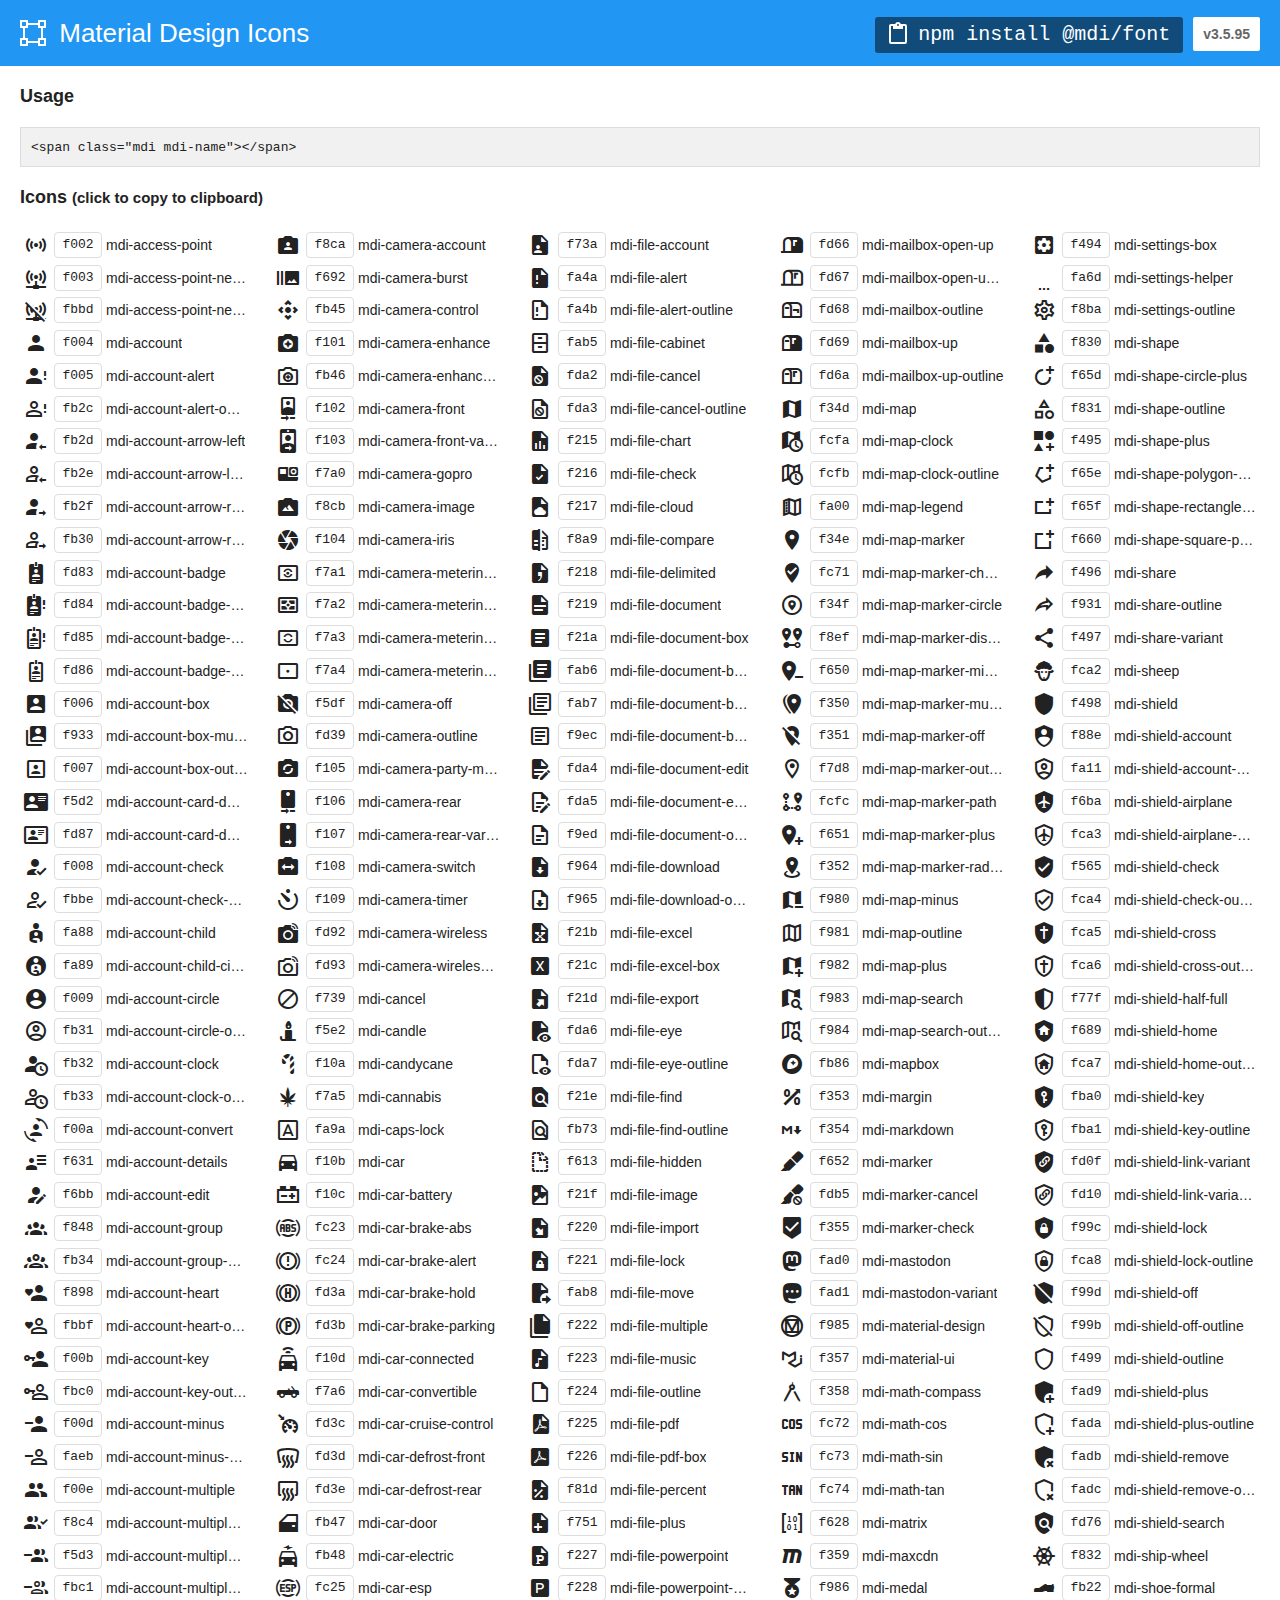
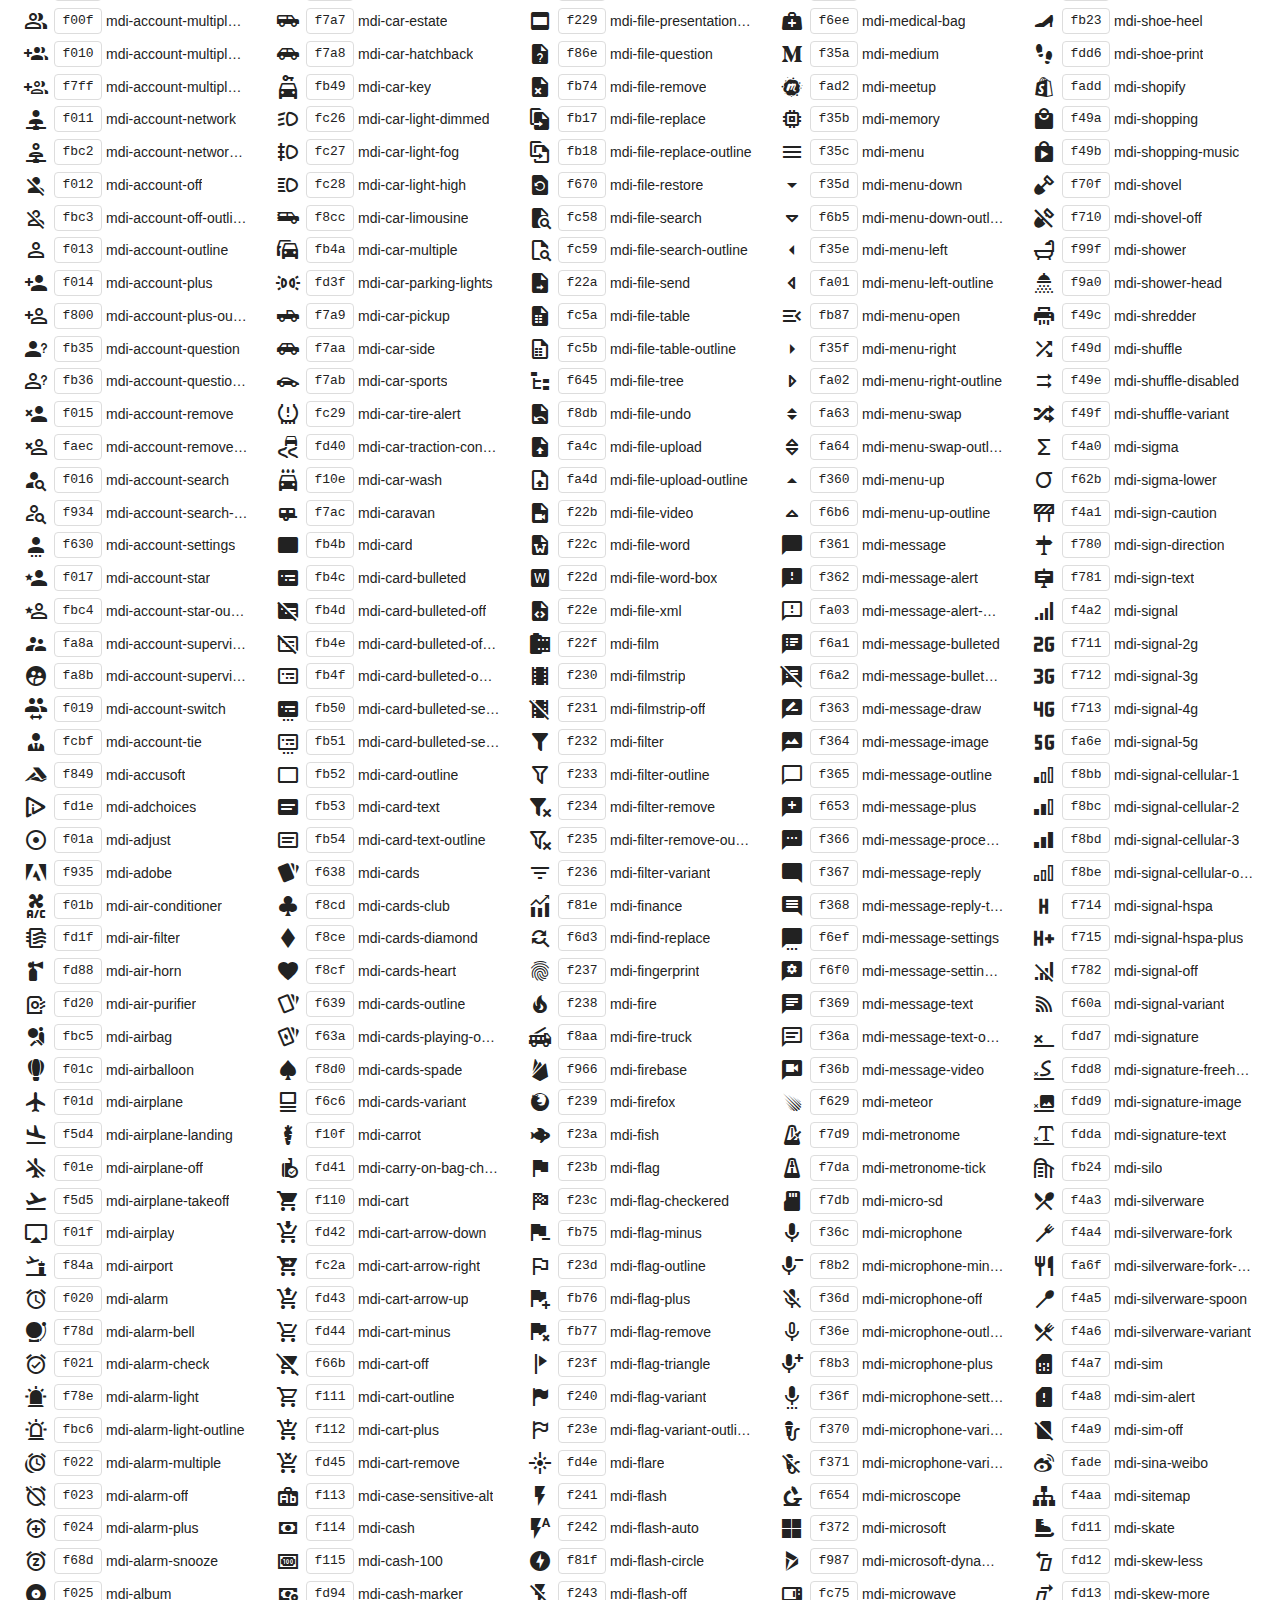
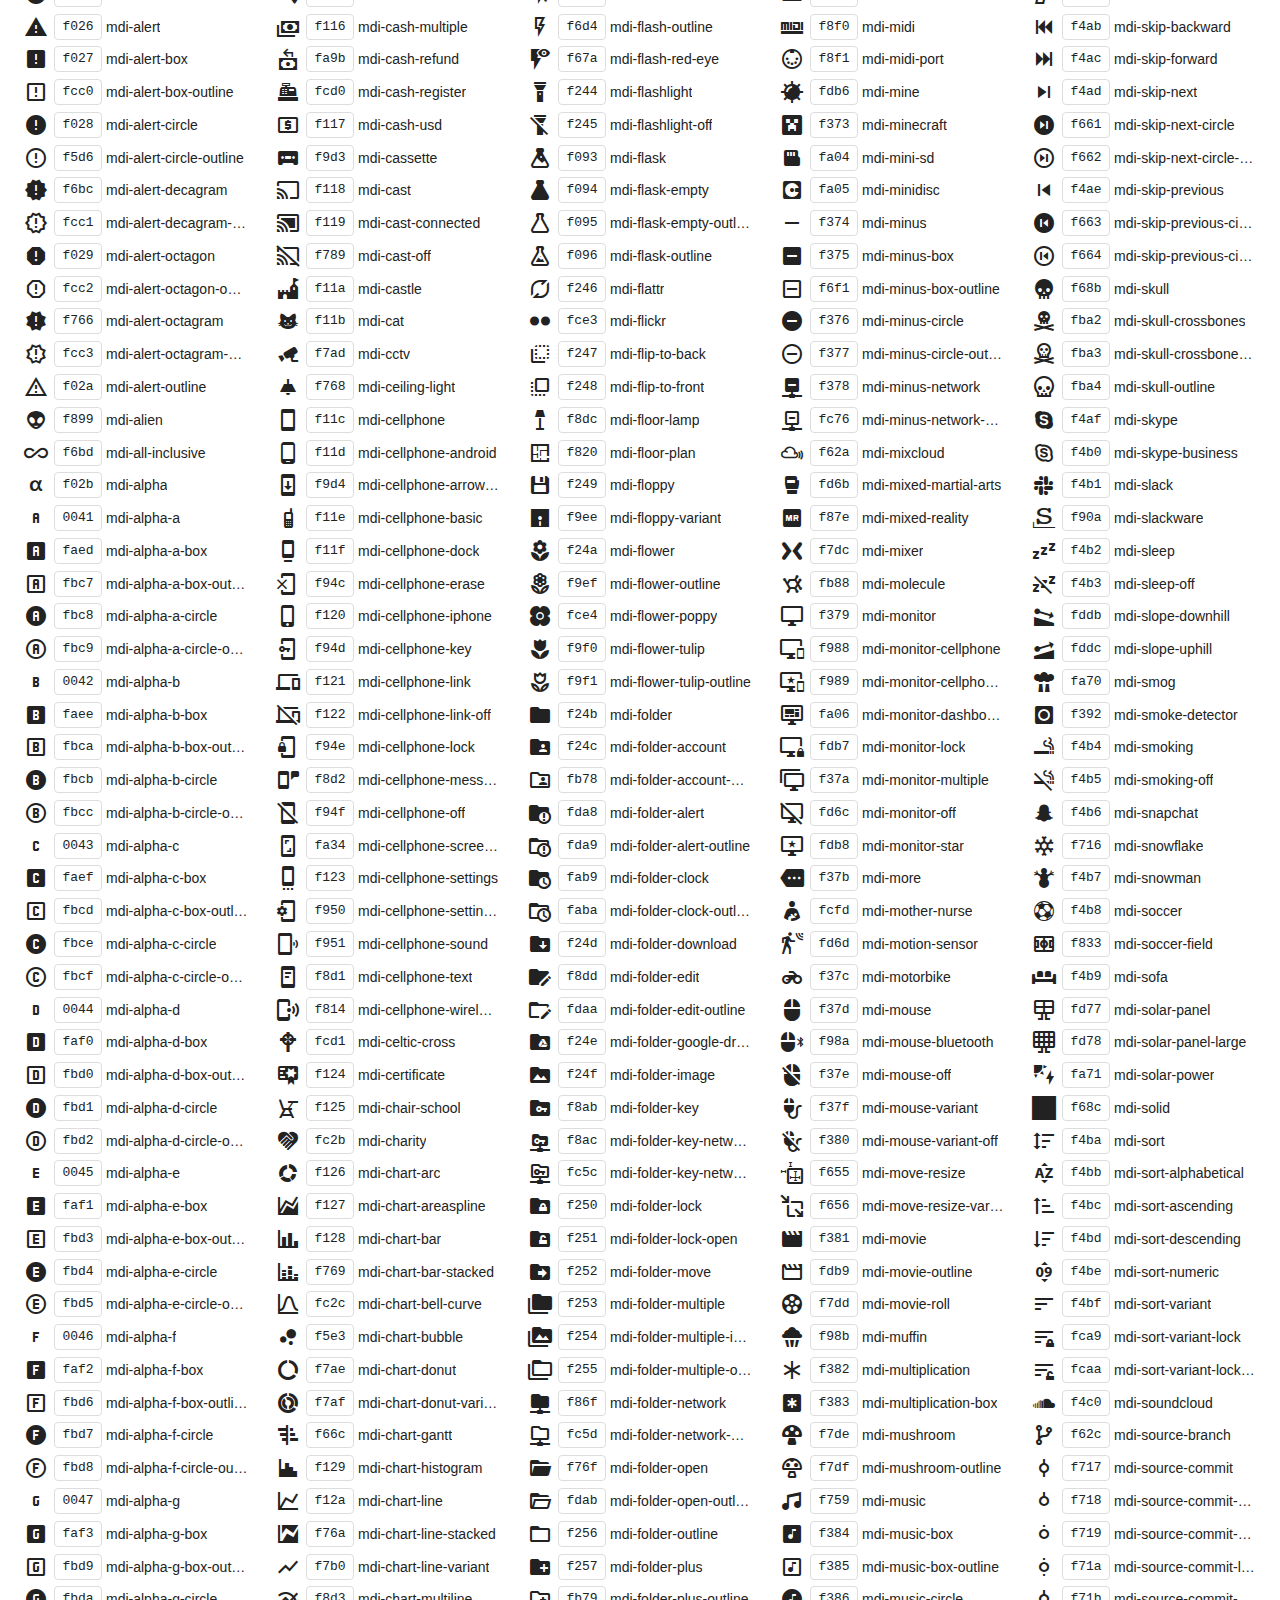
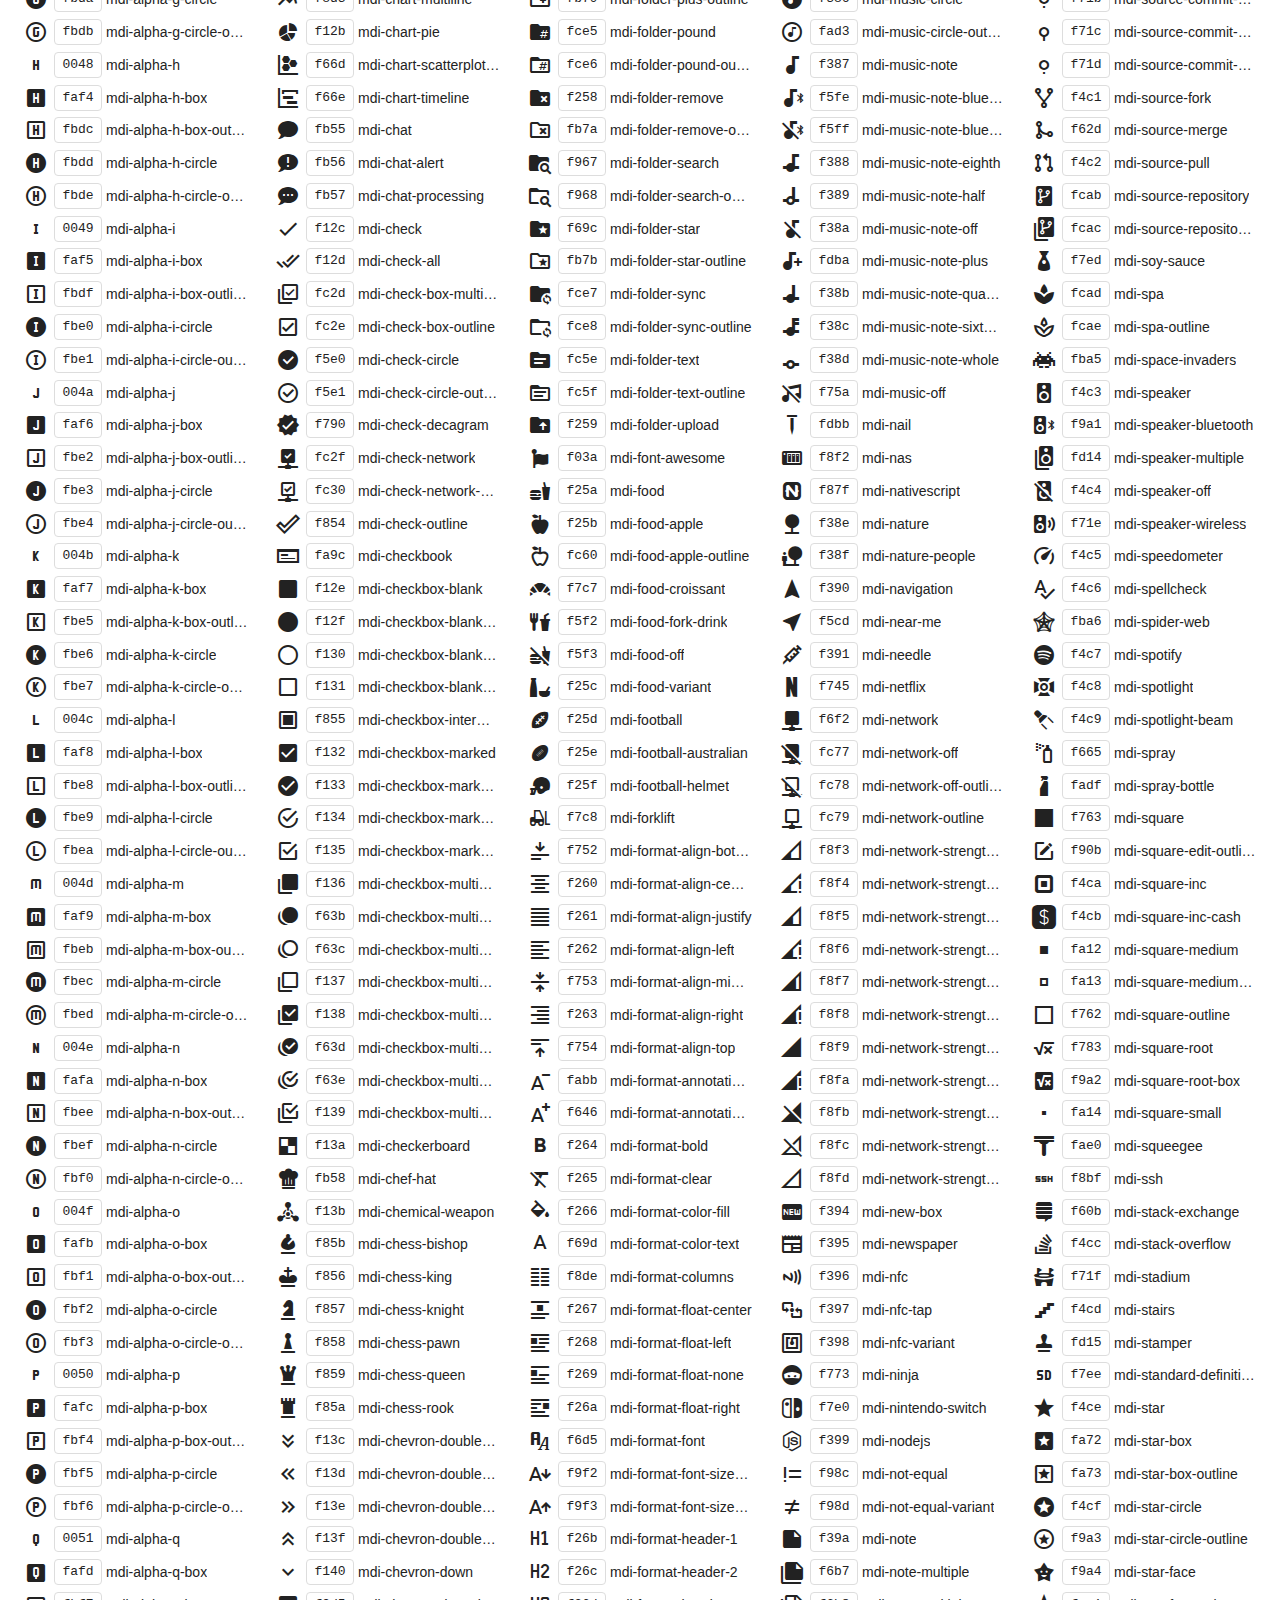
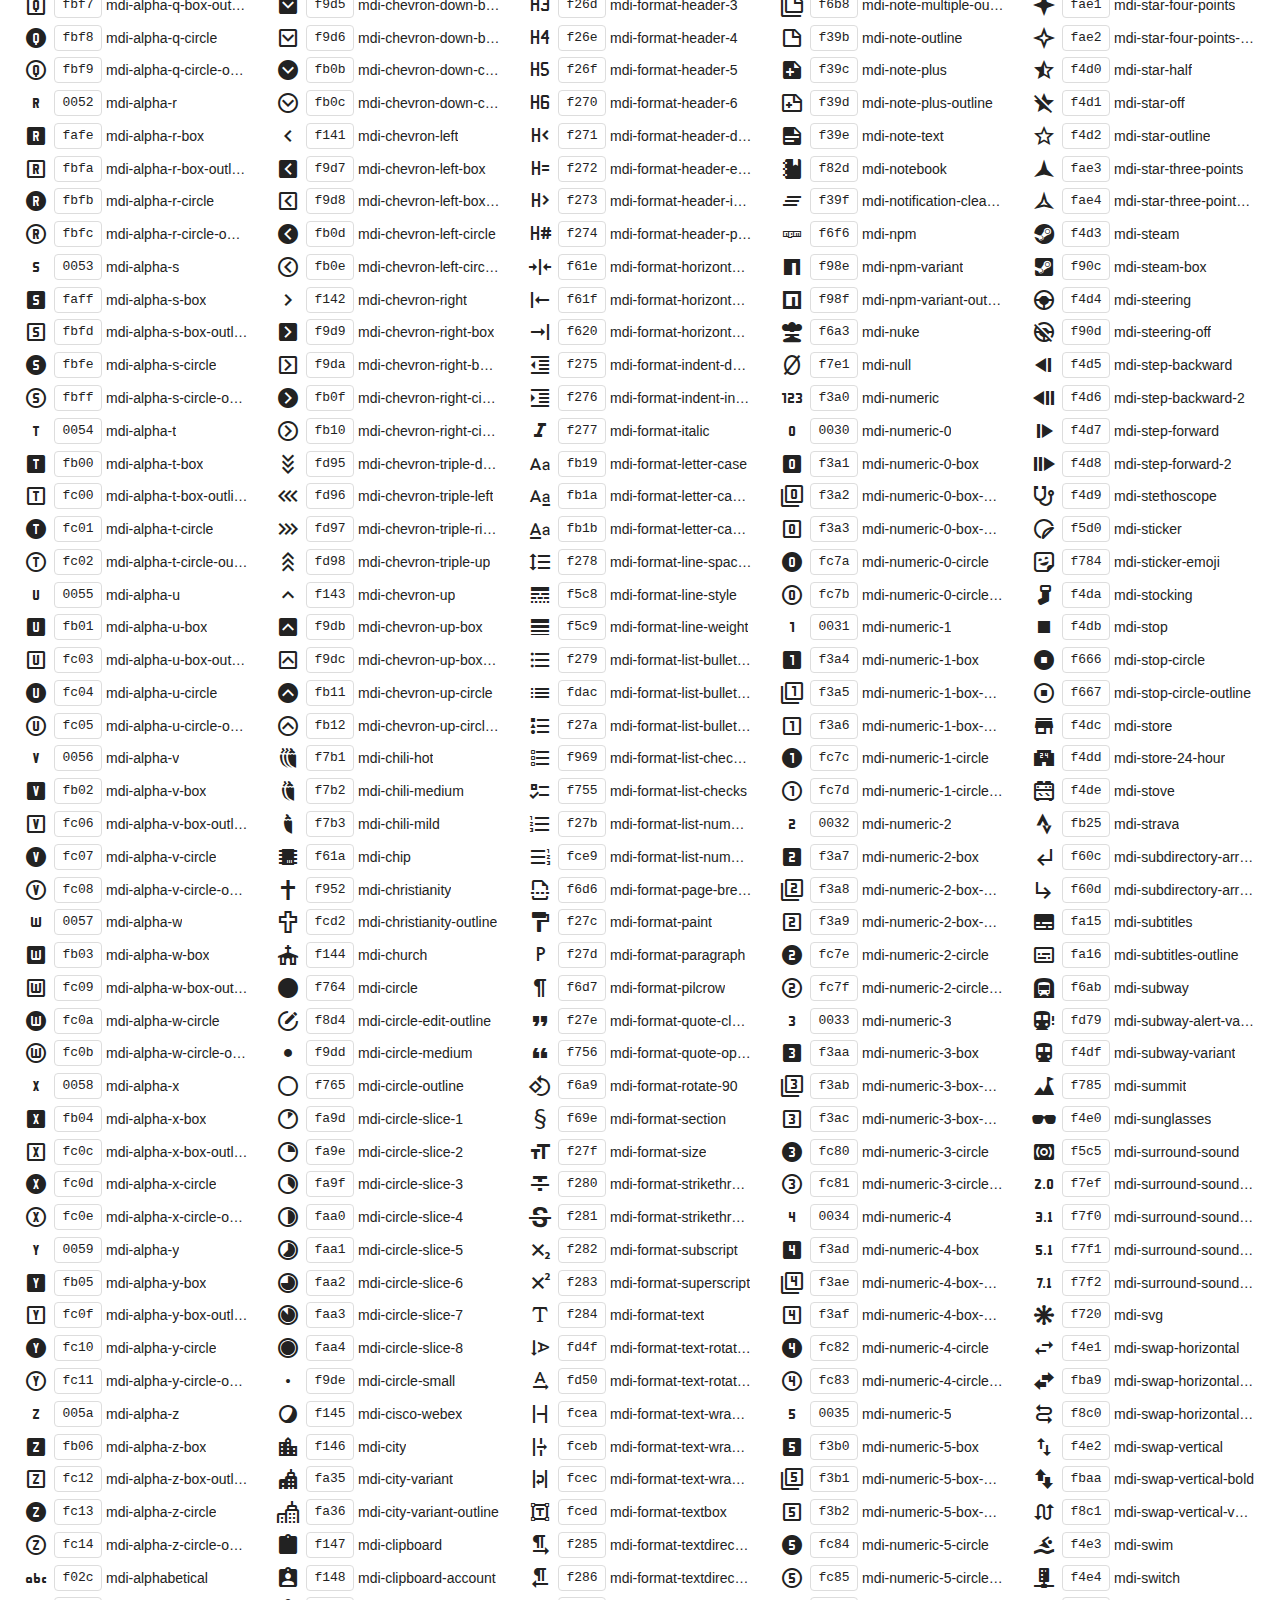
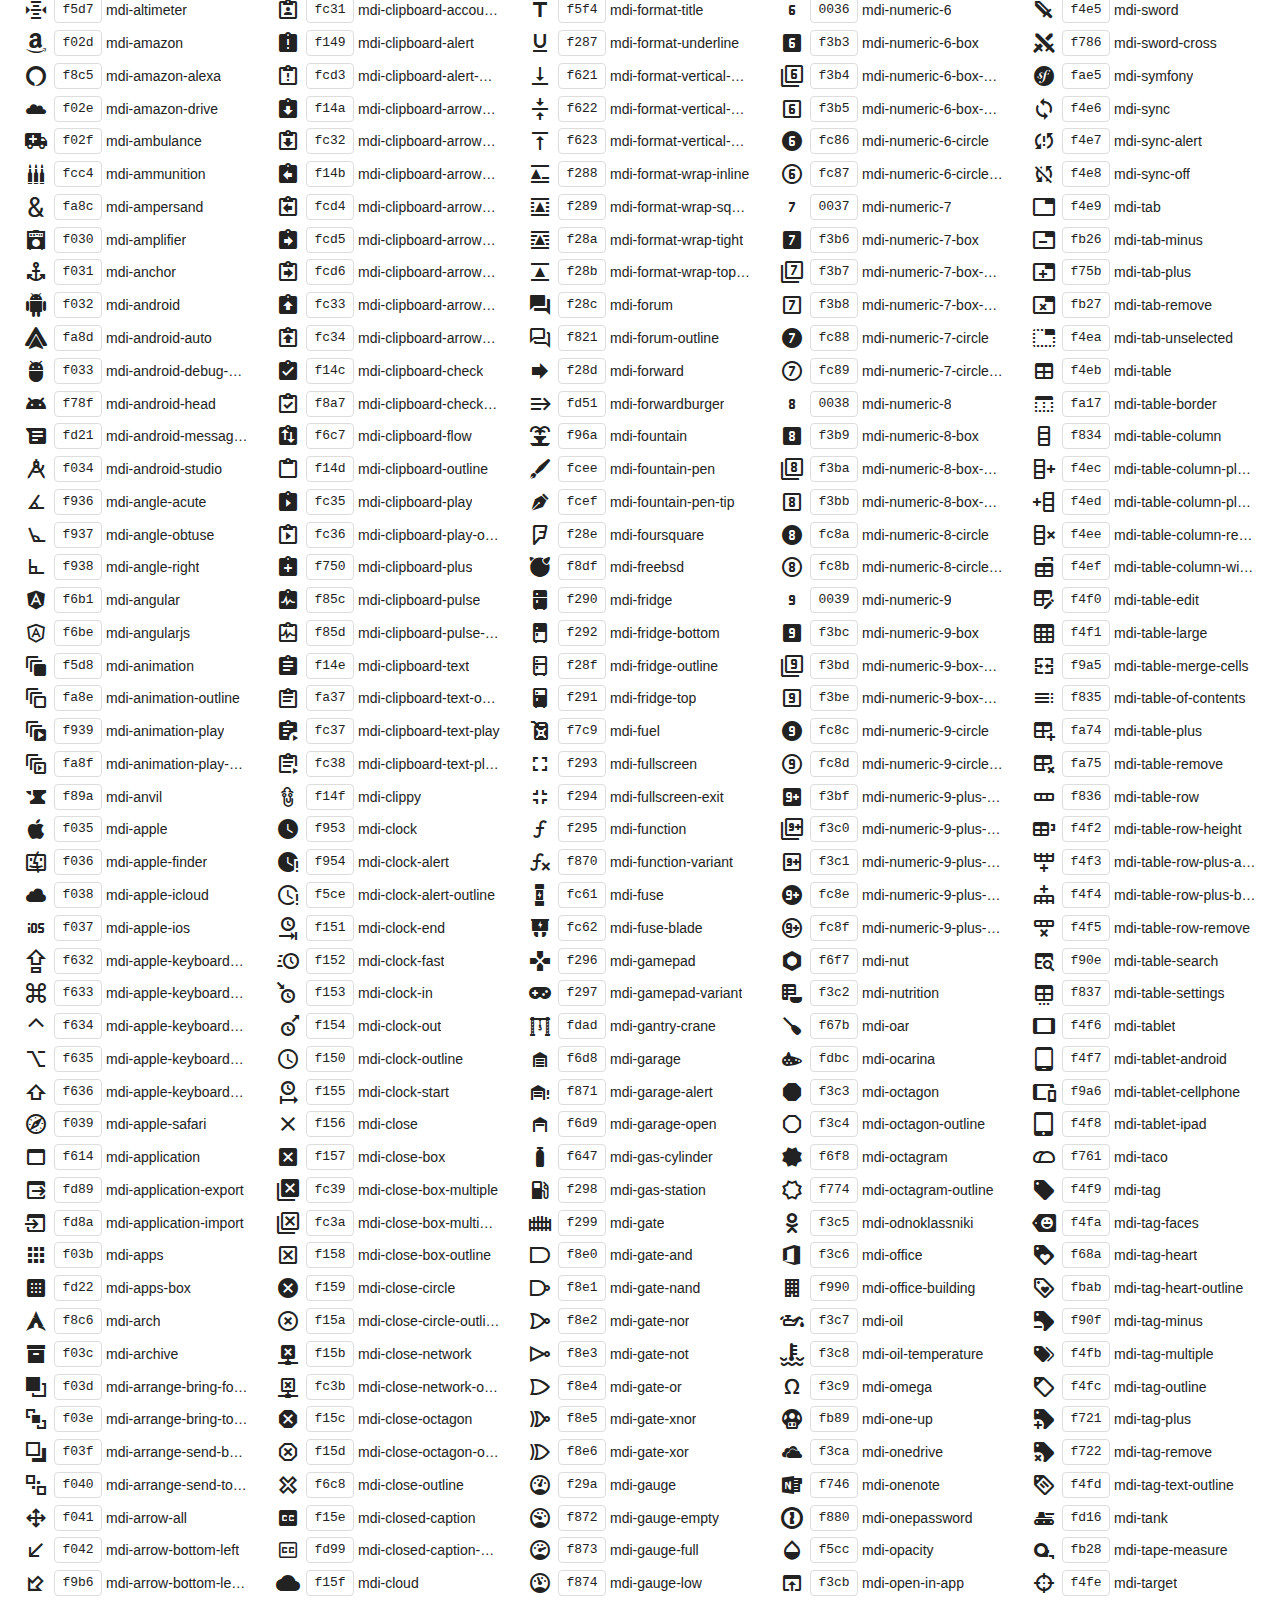
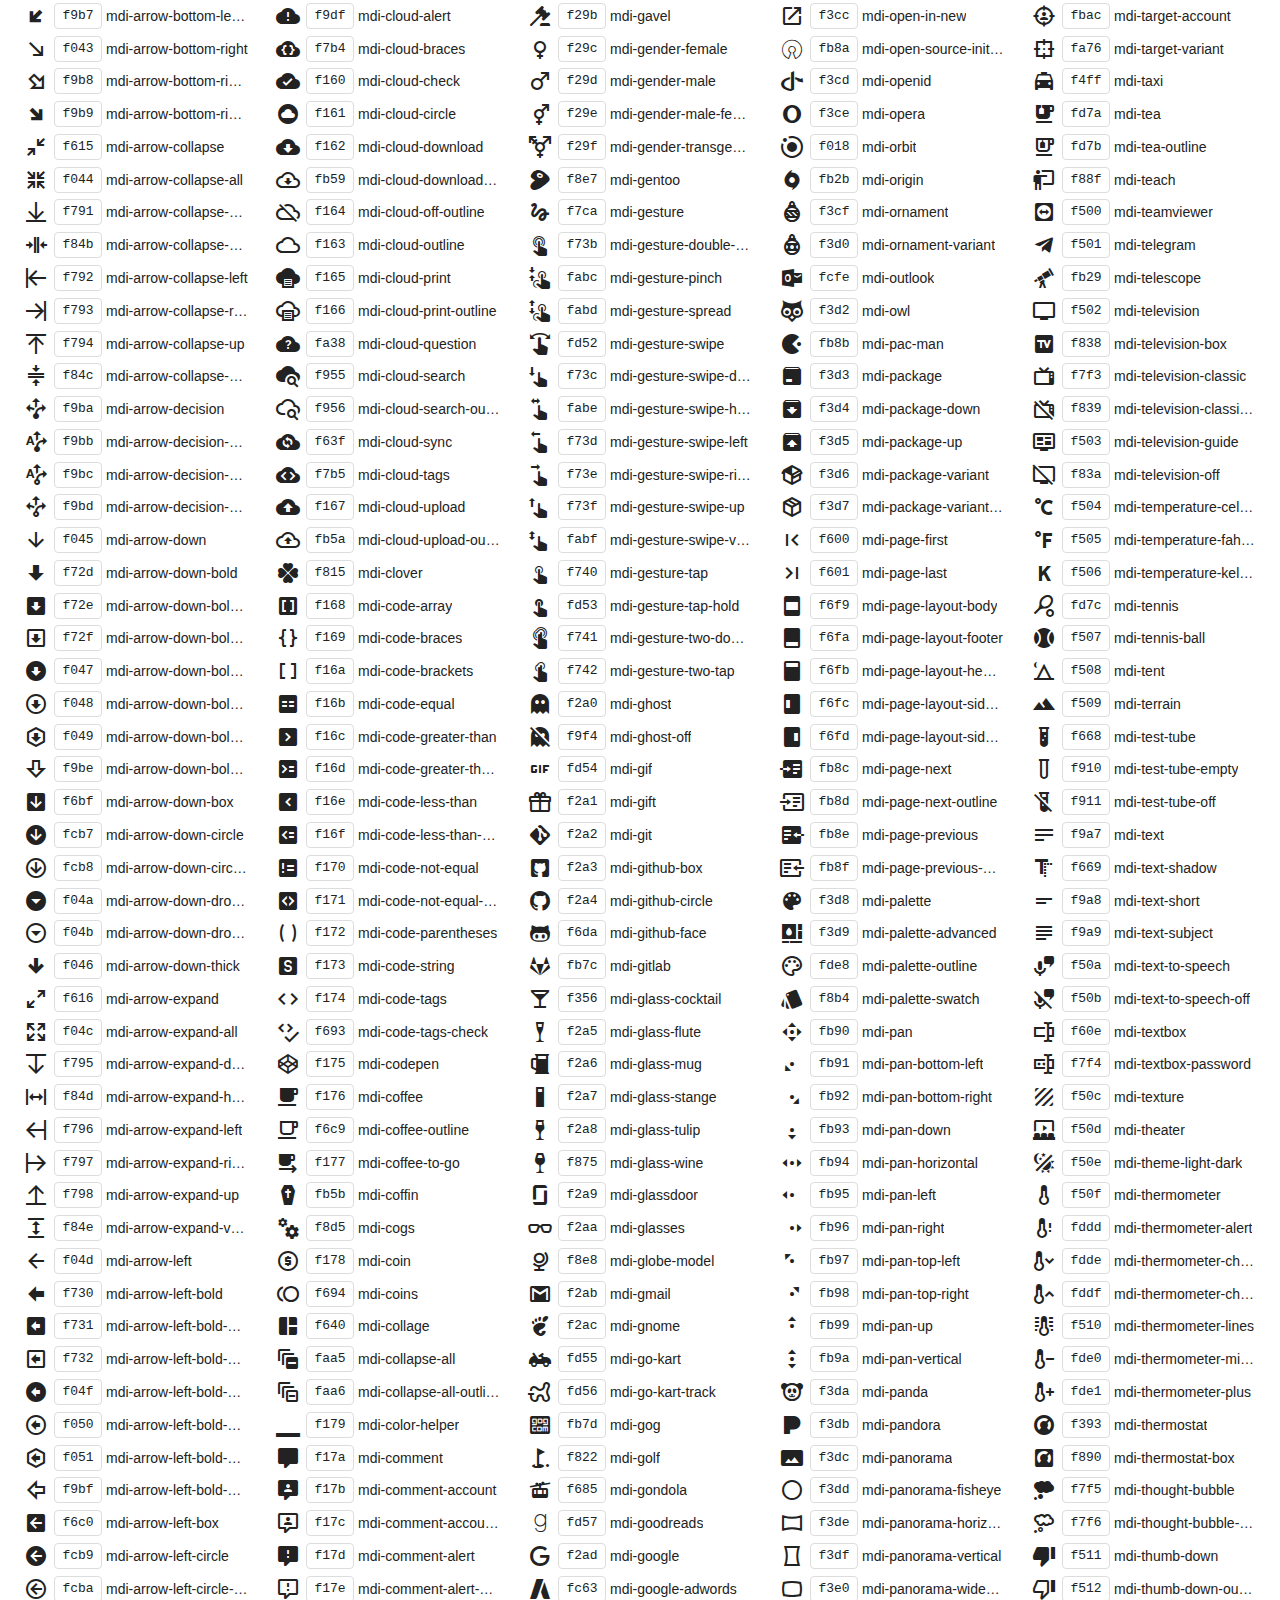
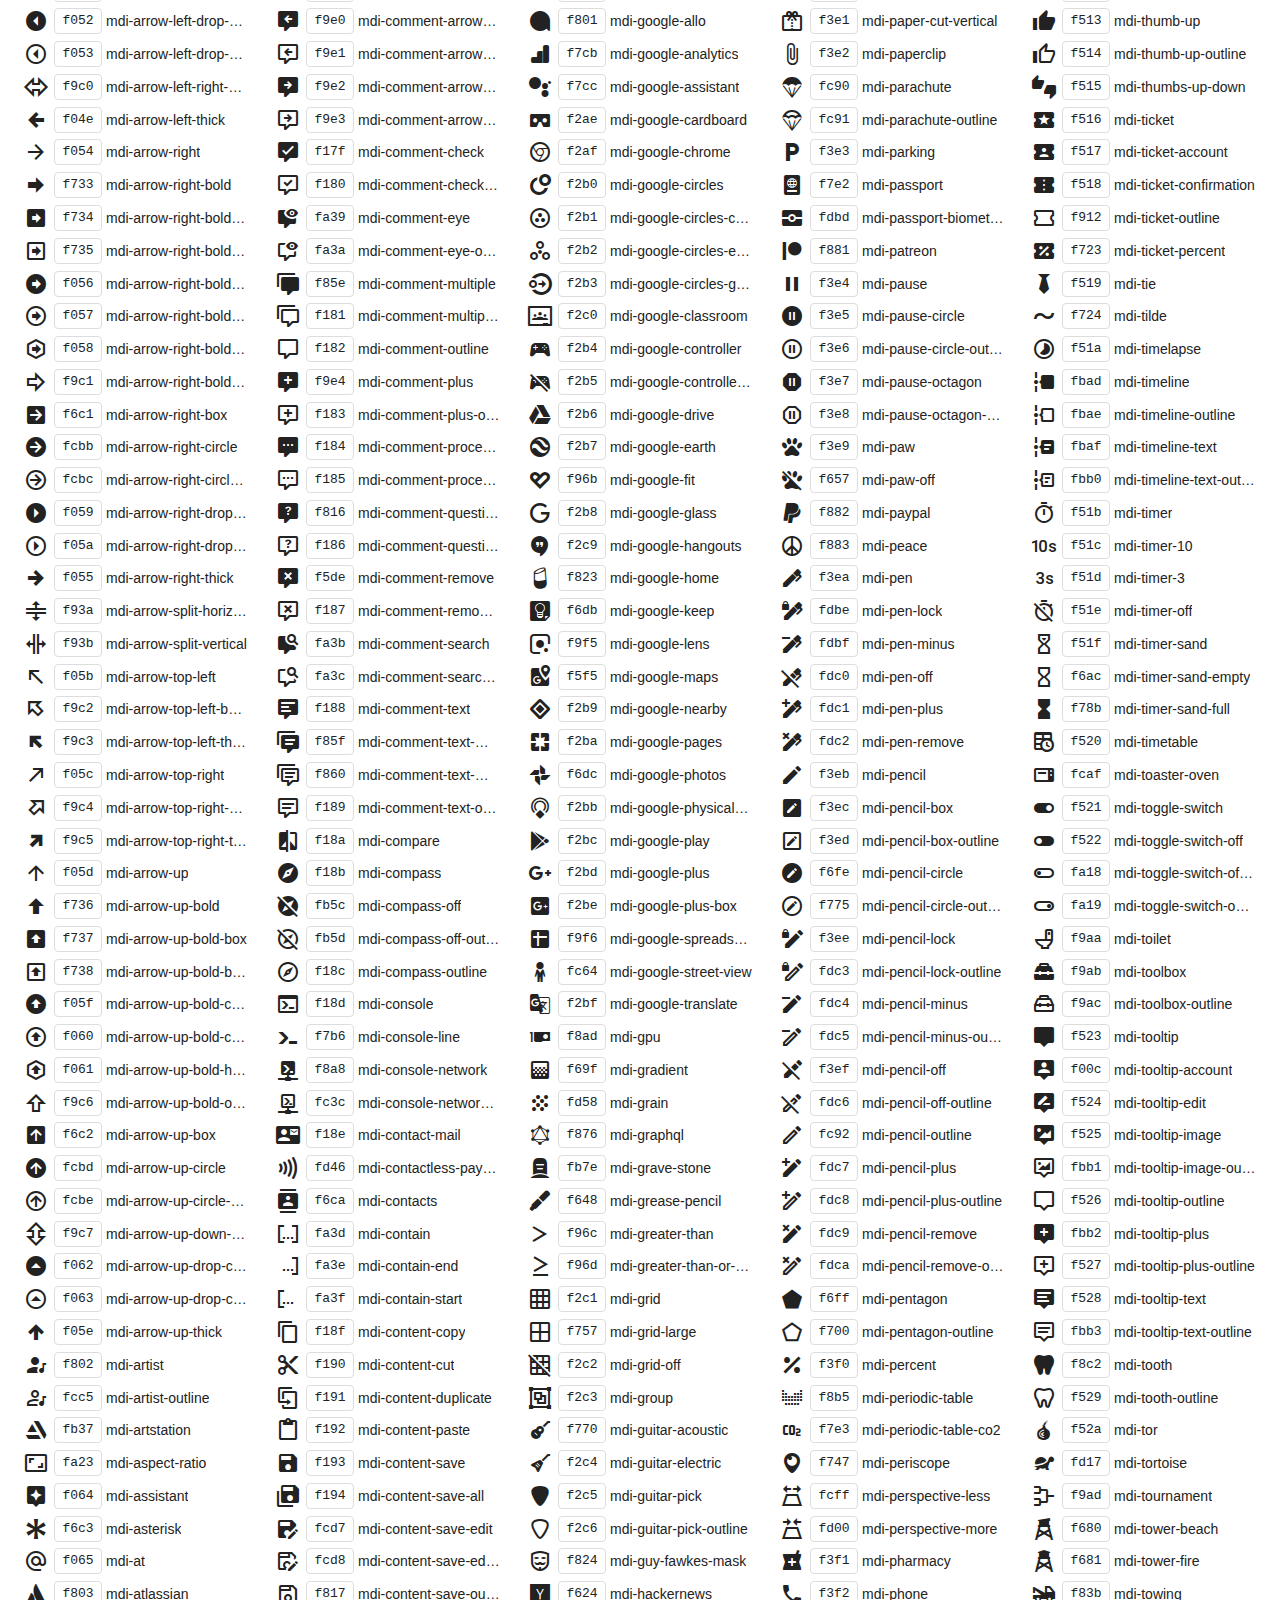
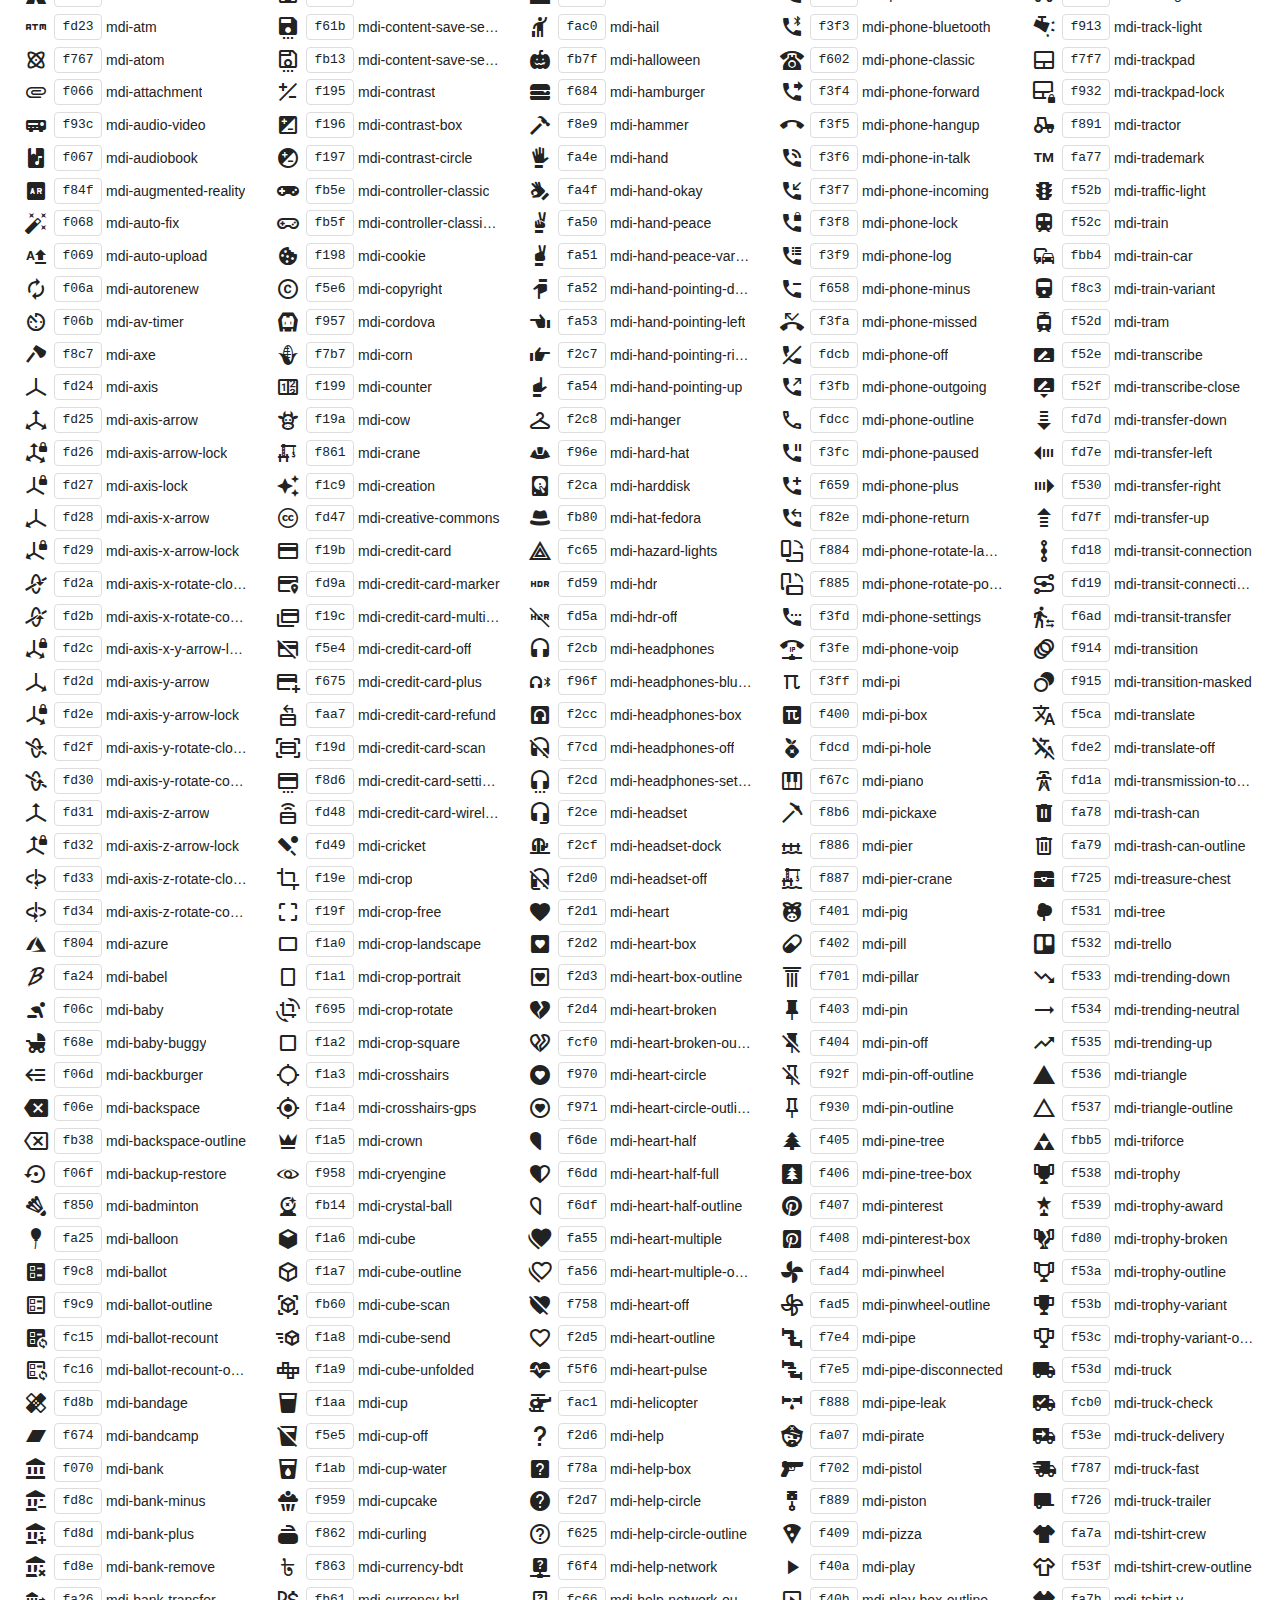
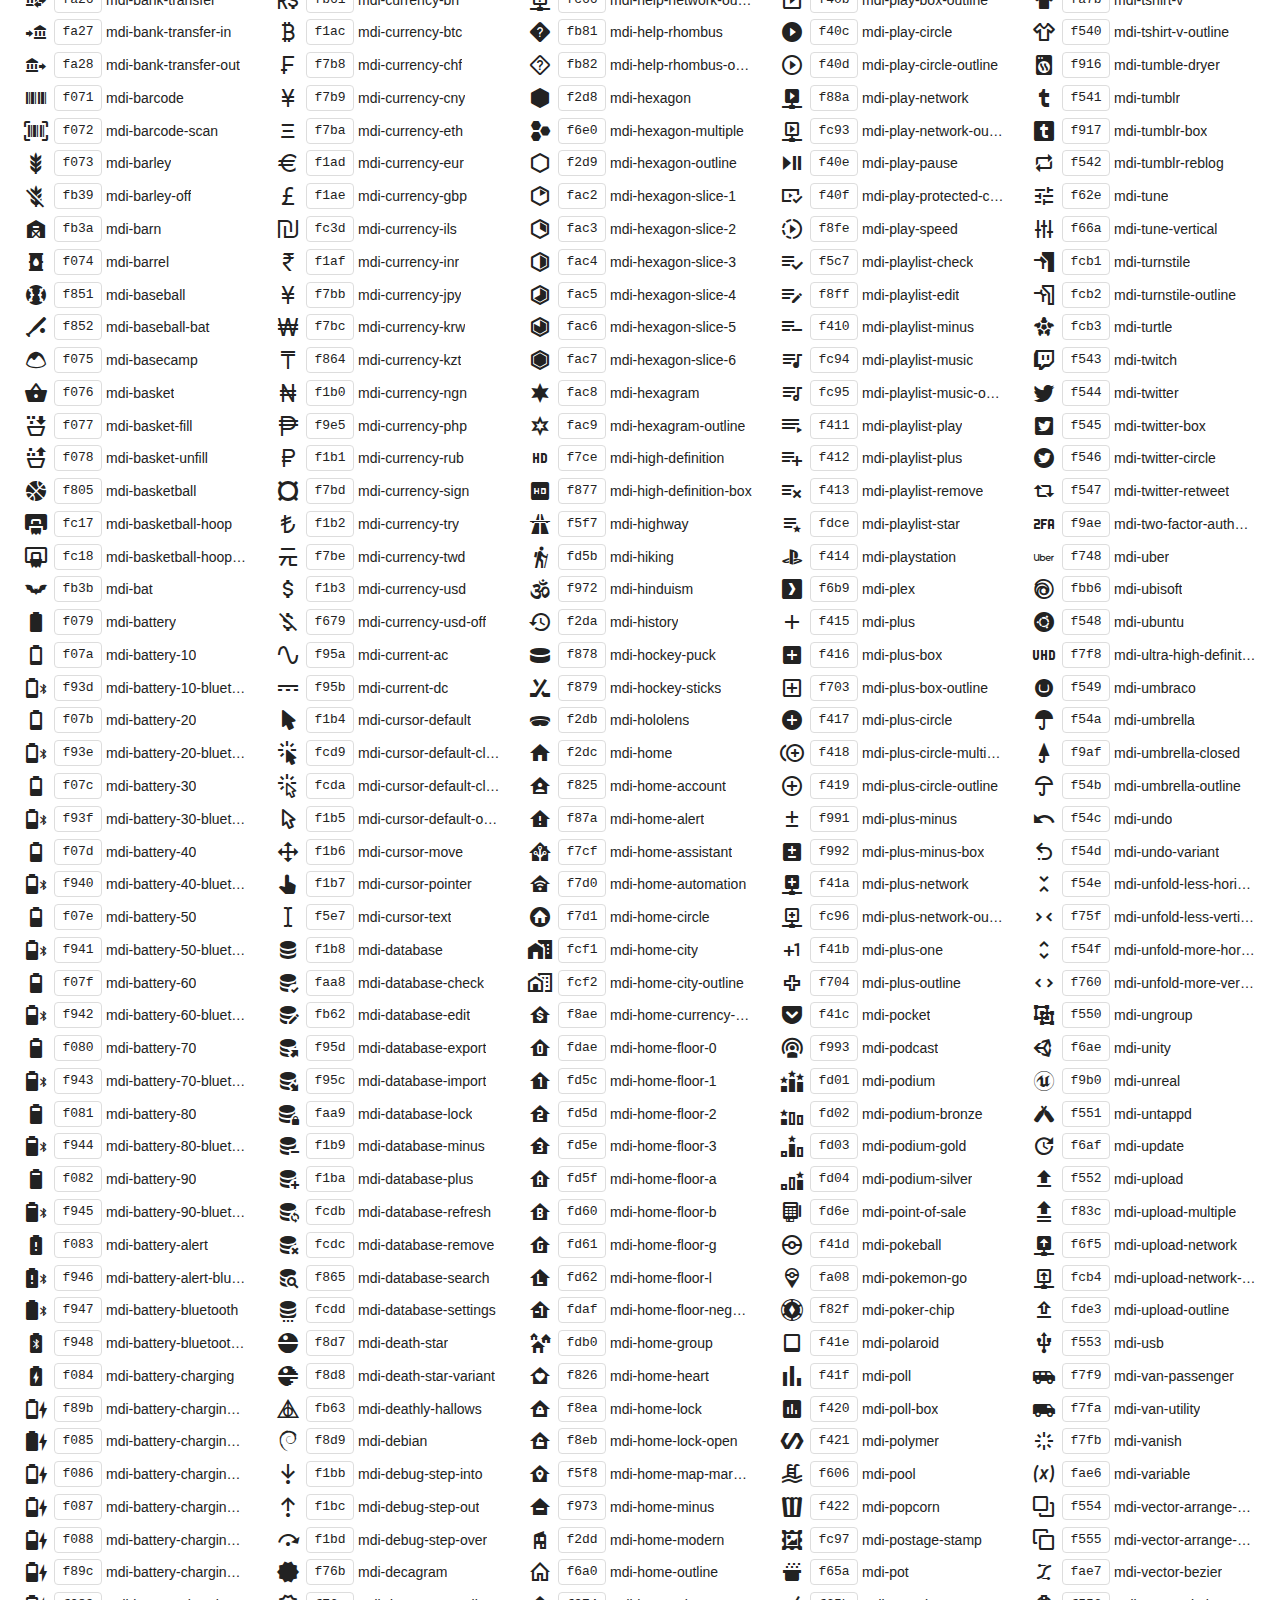
<file: iconfont/index.html>
﻿<!doctype html>
<html lang="en">
<head>
    <meta charset="utf-8" />
    <meta name="google" content="notranslate">
    <title>Material Design Icons</title>
    <style>
        * {
            margin: 0;
            padding: 0;
        }

        body {
            margin: 0;
            padding: 0;
            background: #fff;
            color: #222;
        }

        h1, h2, h3, p, div, footer {
            font-family: "Helvetica Neue", Arial, sans-serif;
        }

        h1 {
            padding: 20px 20px 16px 20px;
            font-size: 26px;
            line-height: 26px;
            font-weight: normal;
            color: #FFF;
            background-color: #2196F3;
        }

        h1 svg {
            vertical-align: middle;
            width: 26px;
            height: 26px;
            margin: 0 6px 4px 0;
        }

        h1 svg path {
            fill: #FFF;
        }

        h1 .version {
            font-size: 14px;
            background: #FFF;
            padding: 4px 10px;
            float: right;
            border-radius: 2px;
            margin: -3px 0 0 0;
            color: #666;
            font-weight: bold;
        }

        h1 .version::before {
            content: 'v';
        }

        h1 code {
            font-size: 20px;
            background: rgba(0,0,0,0.5);
            padding: 4px 12px;
            border-radius: 3px;
            float: right;
            margin: -3px 10px 0 0;
            border: 1px solid transparent;
            cursor: pointer;
        }

        h1 code:hover {
            border: 1px solid #FFF;
        }

        h1 code svg {
            width: 24px;
            height: 24px;
            margin: -1px -4px 0 -2px
        }

        h2 {
            font-size: 18px;
            padding: 20px;
        }

        h3 {
            font-size: 14px;
            padding: 10px 20px 0 20px;
            font-weight: bold;
        }

        p {
            padding: 10px 20px;
        }

        p code {
            display: inline-block;
            vertical-align: middle;
            background: #F1F1F1;
            padding: 3px 5px;
            border-radius: 3px;
            border: 1px solid #DDD;
        }

        p i.mdi {
            vertical-align: middle;
            border-radius: 4px;
            display: inline-block;
        }

        p i.mdi.dark-demo {
            background: #333;
        }

        p.note {
            color: #999;
            font-size: 14px;
            padding: 0 20px 5px 20px;
        }

        .icons {
            padding: 0 20px 10px 20px;
            -webkit-column-count: 5;
            -moz-column-count: 5;
            column-count: 5;
            -webkit-column-gap: 20px;
            -moz-column-gap: 20px;
            column-gap: 20px;
        }

        .icons div {
            line-height: 2em;
        }

        .icons div span {
            cursor: pointer;
            font-size: 14px;
            text-overflow: ellipsis;
            display: inline-block;
            max-width: calc(100% - 90px);
            overflow: hidden;
            vertical-align: middle;
            white-space: nowrap;
        }

        .icons div code:hover,
        .icons div span:hover,
        .icons div i:hover {
            color: #3c90be;
        }

        .icons div code:hover {
            border-color: #3c90be;
        }

        .icons div code {
            border: 1px solid #DDD;
            width: 46px;
            margin-left: 2px;
            margin-right: 4px;
            border-radius: 4px;
            display: inline-block;
            vertical-align: middle;
            text-align: center;
            line-height: 24px;
            cursor: pointer;
        }

        .icons div i {
            display: inline-block;
            width: 32px;
            height: 24px;
            text-align: center;
            vertical-align: middle;
            cursor: pointer;
            line-height: 24px;
        }

        .icons .mdi:before {
            font-size: 24px;
        }

        pre {
            margin: 0 20px;
            font-family: Consolas, monospace;
            padding: 10px;
            border: 1px solid #DDD;
            background: #F1F1F1;
        }

        div.copied {
            position: fixed;
            top: 100px;
            left: 50%;
            width: 200px;
            text-align: center;
            color: #3c763d;
            background-color: #dff0d8;
            border: 1px solid #d6e9c6;
            padding: 10px 15px;
            border-radius: 4px;
            margin-left: -100px;
            box-shadow: 0 0 10px rgba(0, 0, 0, 0.2);
        }

        footer {
            padding: 20px;
            color: #666;
            border-top: 1px solid #DDD;
            background: #F1F1F1;
        }

        footer a {
            color: #e91e63;
            text-decoration: none;
        }
    </style>
    <link href="css/materialdesignicons.min.css" media="all" rel="stylesheet" type="text/css" />
</head>
<body>
    <h1>
        <svg>
            <path d="M0,0H8V3H18V0H26V8H23V18H26V26H18V23H8V21H18V18H21V8H18V5H8V8H5V18H8V26H0V18H3V8H0V0M2,2V6H6V2H2M2,20V24H6V20H2M20,2V6H24V2H20M20,20V24H24V20H20Z"></path>
        </svg>
        Material Design Icons
        <span class="version">3.5.95</span>
        <code id="npm" title="Copy to Clipboard">
            <svg viewBox="0 0 24 24">
                <path d="M19,20H5V4H7V7H17V4H19M12,2A1,1 0 0,1 13,3A1,1 0 0,1 12,4A1,1 0 0,1 11,3A1,1 0 0,1 12,2M19,2H14.82C14.4,0.84 13.3,0 12,0C10.7,0 9.6,0.84 9.18,2H5A2,2 0 0,0 3,4V20A2,2 0 0,0 5,22H19A2,2 0 0,0 21,20V4A2,2 0 0,0 19,2Z" />
            </svg>
            npm install @mdi/font
        </code>
    </h1>

    <h2>Usage</h2>
    <pre><code>&lt;span class=&quot;mdi mdi-<span id="name">name</span>&quot;&gt;&lt;/span&gt;</code></pre>

    <h2>Icons <small>(click to copy to clipboard)</small></h2>
    <div class="icons" id="icons"></div>

    <h2>Extras</h2>

    <p>The helper CSS classes are listed below.</p>

    <h3>Size</h3>

    <p>
        <code>mdi-18px</code> <i class="mdi mdi-18px mdi-account"></i>
        <code>mdi-24px</code> <i class="mdi mdi-24px mdi-account"></i>
        <code>mdi-36px</code> <i class="mdi mdi-36px mdi-account"></i>
        <code>mdi-48px</code> <i class="mdi mdi-48px mdi-account"></i>
    </p>

    <h3>Rotate</h3>

    <p>
        <i class="mdi mdi-48px mdi-account"></i>
        <code>mdi-rotate-45</code> <i class="mdi mdi-48px mdi-rotate-45 mdi-account"></i>
        <code>mdi-rotate-90</code> <i class="mdi mdi-48px mdi-rotate-90 mdi-account"></i>
        <code>mdi-rotate-135</code> <i class="mdi mdi-48px mdi-rotate-135 mdi-account"></i>
        <code>mdi-rotate-180</code> <i class="mdi mdi-48px mdi-rotate-180 mdi-account"></i>
        <code>mdi-rotate-225</code> <i class="mdi mdi-48px mdi-rotate-225 mdi-account"></i>
        <code>mdi-rotate-270</code> <i class="mdi mdi-48px mdi-rotate-270 mdi-account"></i>
        <code>mdi-rotate-315</code> <i class="mdi mdi-48px mdi-rotate-315 mdi-account"></i>
    </p>

    <h3>Flip</h3>

    <p>
        <i class="mdi mdi-48px mdi-account-alert"></i>
        <code>mdi-flip-h</code> <i class="mdi mdi-48px mdi-flip-h mdi-account-alert"></i>
        <code>mdi-flip-v</code> <i class="mdi mdi-48px mdi-flip-v mdi-account-alert"></i>
    </p>

    <p class="note"><strong>Note:</strong> We do not include the ability to use <code>mdi-flip-*</code> and <code>mdi-rotate-*</code> at the same time.</p>

    <h3>Spin</h3>

    <p>
        <code>mdi-spin</code> <i class="mdi mdi-48px mdi-spin mdi-loading"></i>
        <code>mdi-spin</code> <i class="mdi mdi-48px mdi-spin mdi-star"></i>
    </p>

    <h3>Color</h3>

    <p style="padding-bottom:20px;">
        <code>mdi-light</code> <i class="mdi mdi-48px mdi-light mdi-account dark-demo"></i>
        <code>mdi-light mdi-inactive</code> <i class="mdi mdi-48px mdi-light mdi-inactive mdi-account dark-demo"></i>
        <code>mdi-dark</code> <i class="mdi mdi-48px mdi-dark mdi-account"></i>
        <code>mdi-dark mdi-inactive</code> <i class="mdi mdi-48px mdi-dark mdi-inactive mdi-account"></i>
    </p>

    <footer>
        Generated with <a href="https://github.com/sapegin/grunt-webfont">grunt-webfont</a> at <a href="http://materialdesignicons.com/">MaterialDesignIcons.com</a>.
        <a href="https://www.npmjs.com/org/mdi" target="_blank">NPM @mdi Organization</a>.
    </footer>

    <script type="text/javascript">
        (function () {
            var icons = [{"name":"access-point","hex":"f002"},{"name":"access-point-network","hex":"f003"},{"name":"access-point-network-off","hex":"fbbd"},{"name":"account","hex":"f004"},{"name":"account-alert","hex":"f005"},{"name":"account-alert-outline","hex":"fb2c"},{"name":"account-arrow-left","hex":"fb2d"},{"name":"account-arrow-left-outline","hex":"fb2e"},{"name":"account-arrow-right","hex":"fb2f"},{"name":"account-arrow-right-outline","hex":"fb30"},{"name":"account-badge","hex":"fd83"},{"name":"account-badge-alert","hex":"fd84"},{"name":"account-badge-alert-outline","hex":"fd85"},{"name":"account-badge-outline","hex":"fd86"},{"name":"account-box","hex":"f006"},{"name":"account-box-multiple","hex":"f933"},{"name":"account-box-outline","hex":"f007"},{"name":"account-card-details","hex":"f5d2"},{"name":"account-card-details-outline","hex":"fd87"},{"name":"account-check","hex":"f008"},{"name":"account-check-outline","hex":"fbbe"},{"name":"account-child","hex":"fa88"},{"name":"account-child-circle","hex":"fa89"},{"name":"account-circle","hex":"f009"},{"name":"account-circle-outline","hex":"fb31"},{"name":"account-clock","hex":"fb32"},{"name":"account-clock-outline","hex":"fb33"},{"name":"account-convert","hex":"f00a"},{"name":"account-details","hex":"f631"},{"name":"account-edit","hex":"f6bb"},{"name":"account-group","hex":"f848"},{"name":"account-group-outline","hex":"fb34"},{"name":"account-heart","hex":"f898"},{"name":"account-heart-outline","hex":"fbbf"},{"name":"account-key","hex":"f00b"},{"name":"account-key-outline","hex":"fbc0"},{"name":"account-minus","hex":"f00d"},{"name":"account-minus-outline","hex":"faeb"},{"name":"account-multiple","hex":"f00e"},{"name":"account-multiple-check","hex":"f8c4"},{"name":"account-multiple-minus","hex":"f5d3"},{"name":"account-multiple-minus-outline","hex":"fbc1"},{"name":"account-multiple-outline","hex":"f00f"},{"name":"account-multiple-plus","hex":"f010"},{"name":"account-multiple-plus-outline","hex":"f7ff"},{"name":"account-network","hex":"f011"},{"name":"account-network-outline","hex":"fbc2"},{"name":"account-off","hex":"f012"},{"name":"account-off-outline","hex":"fbc3"},{"name":"account-outline","hex":"f013"},{"name":"account-plus","hex":"f014"},{"name":"account-plus-outline","hex":"f800"},{"name":"account-question","hex":"fb35"},{"name":"account-question-outline","hex":"fb36"},{"name":"account-remove","hex":"f015"},{"name":"account-remove-outline","hex":"faec"},{"name":"account-search","hex":"f016"},{"name":"account-search-outline","hex":"f934"},{"name":"account-settings","hex":"f630"},{"name":"account-star","hex":"f017"},{"name":"account-star-outline","hex":"fbc4"},{"name":"account-supervisor","hex":"fa8a"},{"name":"account-supervisor-circle","hex":"fa8b"},{"name":"account-switch","hex":"f019"},{"name":"account-tie","hex":"fcbf"},{"name":"accusoft","hex":"f849"},{"name":"adchoices","hex":"fd1e"},{"name":"adjust","hex":"f01a"},{"name":"adobe","hex":"f935"},{"name":"air-conditioner","hex":"f01b"},{"name":"air-filter","hex":"fd1f"},{"name":"air-horn","hex":"fd88"},{"name":"air-purifier","hex":"fd20"},{"name":"airbag","hex":"fbc5"},{"name":"airballoon","hex":"f01c"},{"name":"airplane","hex":"f01d"},{"name":"airplane-landing","hex":"f5d4"},{"name":"airplane-off","hex":"f01e"},{"name":"airplane-takeoff","hex":"f5d5"},{"name":"airplay","hex":"f01f"},{"name":"airport","hex":"f84a"},{"name":"alarm","hex":"f020"},{"name":"alarm-bell","hex":"f78d"},{"name":"alarm-check","hex":"f021"},{"name":"alarm-light","hex":"f78e"},{"name":"alarm-light-outline","hex":"fbc6"},{"name":"alarm-multiple","hex":"f022"},{"name":"alarm-off","hex":"f023"},{"name":"alarm-plus","hex":"f024"},{"name":"alarm-snooze","hex":"f68d"},{"name":"album","hex":"f025"},{"name":"alert","hex":"f026"},{"name":"alert-box","hex":"f027"},{"name":"alert-box-outline","hex":"fcc0"},{"name":"alert-circle","hex":"f028"},{"name":"alert-circle-outline","hex":"f5d6"},{"name":"alert-decagram","hex":"f6bc"},{"name":"alert-decagram-outline","hex":"fcc1"},{"name":"alert-octagon","hex":"f029"},{"name":"alert-octagon-outline","hex":"fcc2"},{"name":"alert-octagram","hex":"f766"},{"name":"alert-octagram-outline","hex":"fcc3"},{"name":"alert-outline","hex":"f02a"},{"name":"alien","hex":"f899"},{"name":"all-inclusive","hex":"f6bd"},{"name":"alpha","hex":"f02b"},{"name":"alpha-a","hex":"0041"},{"name":"alpha-a-box","hex":"faed"},{"name":"alpha-a-box-outline","hex":"fbc7"},{"name":"alpha-a-circle","hex":"fbc8"},{"name":"alpha-a-circle-outline","hex":"fbc9"},{"name":"alpha-b","hex":"0042"},{"name":"alpha-b-box","hex":"faee"},{"name":"alpha-b-box-outline","hex":"fbca"},{"name":"alpha-b-circle","hex":"fbcb"},{"name":"alpha-b-circle-outline","hex":"fbcc"},{"name":"alpha-c","hex":"0043"},{"name":"alpha-c-box","hex":"faef"},{"name":"alpha-c-box-outline","hex":"fbcd"},{"name":"alpha-c-circle","hex":"fbce"},{"name":"alpha-c-circle-outline","hex":"fbcf"},{"name":"alpha-d","hex":"0044"},{"name":"alpha-d-box","hex":"faf0"},{"name":"alpha-d-box-outline","hex":"fbd0"},{"name":"alpha-d-circle","hex":"fbd1"},{"name":"alpha-d-circle-outline","hex":"fbd2"},{"name":"alpha-e","hex":"0045"},{"name":"alpha-e-box","hex":"faf1"},{"name":"alpha-e-box-outline","hex":"fbd3"},{"name":"alpha-e-circle","hex":"fbd4"},{"name":"alpha-e-circle-outline","hex":"fbd5"},{"name":"alpha-f","hex":"0046"},{"name":"alpha-f-box","hex":"faf2"},{"name":"alpha-f-box-outline","hex":"fbd6"},{"name":"alpha-f-circle","hex":"fbd7"},{"name":"alpha-f-circle-outline","hex":"fbd8"},{"name":"alpha-g","hex":"0047"},{"name":"alpha-g-box","hex":"faf3"},{"name":"alpha-g-box-outline","hex":"fbd9"},{"name":"alpha-g-circle","hex":"fbda"},{"name":"alpha-g-circle-outline","hex":"fbdb"},{"name":"alpha-h","hex":"0048"},{"name":"alpha-h-box","hex":"faf4"},{"name":"alpha-h-box-outline","hex":"fbdc"},{"name":"alpha-h-circle","hex":"fbdd"},{"name":"alpha-h-circle-outline","hex":"fbde"},{"name":"alpha-i","hex":"0049"},{"name":"alpha-i-box","hex":"faf5"},{"name":"alpha-i-box-outline","hex":"fbdf"},{"name":"alpha-i-circle","hex":"fbe0"},{"name":"alpha-i-circle-outline","hex":"fbe1"},{"name":"alpha-j","hex":"004a"},{"name":"alpha-j-box","hex":"faf6"},{"name":"alpha-j-box-outline","hex":"fbe2"},{"name":"alpha-j-circle","hex":"fbe3"},{"name":"alpha-j-circle-outline","hex":"fbe4"},{"name":"alpha-k","hex":"004b"},{"name":"alpha-k-box","hex":"faf7"},{"name":"alpha-k-box-outline","hex":"fbe5"},{"name":"alpha-k-circle","hex":"fbe6"},{"name":"alpha-k-circle-outline","hex":"fbe7"},{"name":"alpha-l","hex":"004c"},{"name":"alpha-l-box","hex":"faf8"},{"name":"alpha-l-box-outline","hex":"fbe8"},{"name":"alpha-l-circle","hex":"fbe9"},{"name":"alpha-l-circle-outline","hex":"fbea"},{"name":"alpha-m","hex":"004d"},{"name":"alpha-m-box","hex":"faf9"},{"name":"alpha-m-box-outline","hex":"fbeb"},{"name":"alpha-m-circle","hex":"fbec"},{"name":"alpha-m-circle-outline","hex":"fbed"},{"name":"alpha-n","hex":"004e"},{"name":"alpha-n-box","hex":"fafa"},{"name":"alpha-n-box-outline","hex":"fbee"},{"name":"alpha-n-circle","hex":"fbef"},{"name":"alpha-n-circle-outline","hex":"fbf0"},{"name":"alpha-o","hex":"004f"},{"name":"alpha-o-box","hex":"fafb"},{"name":"alpha-o-box-outline","hex":"fbf1"},{"name":"alpha-o-circle","hex":"fbf2"},{"name":"alpha-o-circle-outline","hex":"fbf3"},{"name":"alpha-p","hex":"0050"},{"name":"alpha-p-box","hex":"fafc"},{"name":"alpha-p-box-outline","hex":"fbf4"},{"name":"alpha-p-circle","hex":"fbf5"},{"name":"alpha-p-circle-outline","hex":"fbf6"},{"name":"alpha-q","hex":"0051"},{"name":"alpha-q-box","hex":"fafd"},{"name":"alpha-q-box-outline","hex":"fbf7"},{"name":"alpha-q-circle","hex":"fbf8"},{"name":"alpha-q-circle-outline","hex":"fbf9"},{"name":"alpha-r","hex":"0052"},{"name":"alpha-r-box","hex":"fafe"},{"name":"alpha-r-box-outline","hex":"fbfa"},{"name":"alpha-r-circle","hex":"fbfb"},{"name":"alpha-r-circle-outline","hex":"fbfc"},{"name":"alpha-s","hex":"0053"},{"name":"alpha-s-box","hex":"faff"},{"name":"alpha-s-box-outline","hex":"fbfd"},{"name":"alpha-s-circle","hex":"fbfe"},{"name":"alpha-s-circle-outline","hex":"fbff"},{"name":"alpha-t","hex":"0054"},{"name":"alpha-t-box","hex":"fb00"},{"name":"alpha-t-box-outline","hex":"fc00"},{"name":"alpha-t-circle","hex":"fc01"},{"name":"alpha-t-circle-outline","hex":"fc02"},{"name":"alpha-u","hex":"0055"},{"name":"alpha-u-box","hex":"fb01"},{"name":"alpha-u-box-outline","hex":"fc03"},{"name":"alpha-u-circle","hex":"fc04"},{"name":"alpha-u-circle-outline","hex":"fc05"},{"name":"alpha-v","hex":"0056"},{"name":"alpha-v-box","hex":"fb02"},{"name":"alpha-v-box-outline","hex":"fc06"},{"name":"alpha-v-circle","hex":"fc07"},{"name":"alpha-v-circle-outline","hex":"fc08"},{"name":"alpha-w","hex":"0057"},{"name":"alpha-w-box","hex":"fb03"},{"name":"alpha-w-box-outline","hex":"fc09"},{"name":"alpha-w-circle","hex":"fc0a"},{"name":"alpha-w-circle-outline","hex":"fc0b"},{"name":"alpha-x","hex":"0058"},{"name":"alpha-x-box","hex":"fb04"},{"name":"alpha-x-box-outline","hex":"fc0c"},{"name":"alpha-x-circle","hex":"fc0d"},{"name":"alpha-x-circle-outline","hex":"fc0e"},{"name":"alpha-y","hex":"0059"},{"name":"alpha-y-box","hex":"fb05"},{"name":"alpha-y-box-outline","hex":"fc0f"},{"name":"alpha-y-circle","hex":"fc10"},{"name":"alpha-y-circle-outline","hex":"fc11"},{"name":"alpha-z","hex":"005a"},{"name":"alpha-z-box","hex":"fb06"},{"name":"alpha-z-box-outline","hex":"fc12"},{"name":"alpha-z-circle","hex":"fc13"},{"name":"alpha-z-circle-outline","hex":"fc14"},{"name":"alphabetical","hex":"f02c"},{"name":"altimeter","hex":"f5d7"},{"name":"amazon","hex":"f02d"},{"name":"amazon-alexa","hex":"f8c5"},{"name":"amazon-drive","hex":"f02e"},{"name":"ambulance","hex":"f02f"},{"name":"ammunition","hex":"fcc4"},{"name":"ampersand","hex":"fa8c"},{"name":"amplifier","hex":"f030"},{"name":"anchor","hex":"f031"},{"name":"android","hex":"f032"},{"name":"android-auto","hex":"fa8d"},{"name":"android-debug-bridge","hex":"f033"},{"name":"android-head","hex":"f78f"},{"name":"android-messages","hex":"fd21"},{"name":"android-studio","hex":"f034"},{"name":"angle-acute","hex":"f936"},{"name":"angle-obtuse","hex":"f937"},{"name":"angle-right","hex":"f938"},{"name":"angular","hex":"f6b1"},{"name":"angularjs","hex":"f6be"},{"name":"animation","hex":"f5d8"},{"name":"animation-outline","hex":"fa8e"},{"name":"animation-play","hex":"f939"},{"name":"animation-play-outline","hex":"fa8f"},{"name":"anvil","hex":"f89a"},{"name":"apple","hex":"f035"},{"name":"apple-finder","hex":"f036"},{"name":"apple-icloud","hex":"f038"},{"name":"apple-ios","hex":"f037"},{"name":"apple-keyboard-caps","hex":"f632"},{"name":"apple-keyboard-command","hex":"f633"},{"name":"apple-keyboard-control","hex":"f634"},{"name":"apple-keyboard-option","hex":"f635"},{"name":"apple-keyboard-shift","hex":"f636"},{"name":"apple-safari","hex":"f039"},{"name":"application","hex":"f614"},{"name":"application-export","hex":"fd89"},{"name":"application-import","hex":"fd8a"},{"name":"apps","hex":"f03b"},{"name":"apps-box","hex":"fd22"},{"name":"arch","hex":"f8c6"},{"name":"archive","hex":"f03c"},{"name":"arrange-bring-forward","hex":"f03d"},{"name":"arrange-bring-to-front","hex":"f03e"},{"name":"arrange-send-backward","hex":"f03f"},{"name":"arrange-send-to-back","hex":"f040"},{"name":"arrow-all","hex":"f041"},{"name":"arrow-bottom-left","hex":"f042"},{"name":"arrow-bottom-left-bold-outline","hex":"f9b6"},{"name":"arrow-bottom-left-thick","hex":"f9b7"},{"name":"arrow-bottom-right","hex":"f043"},{"name":"arrow-bottom-right-bold-outline","hex":"f9b8"},{"name":"arrow-bottom-right-thick","hex":"f9b9"},{"name":"arrow-collapse","hex":"f615"},{"name":"arrow-collapse-all","hex":"f044"},{"name":"arrow-collapse-down","hex":"f791"},{"name":"arrow-collapse-horizontal","hex":"f84b"},{"name":"arrow-collapse-left","hex":"f792"},{"name":"arrow-collapse-right","hex":"f793"},{"name":"arrow-collapse-up","hex":"f794"},{"name":"arrow-collapse-vertical","hex":"f84c"},{"name":"arrow-decision","hex":"f9ba"},{"name":"arrow-decision-auto","hex":"f9bb"},{"name":"arrow-decision-auto-outline","hex":"f9bc"},{"name":"arrow-decision-outline","hex":"f9bd"},{"name":"arrow-down","hex":"f045"},{"name":"arrow-down-bold","hex":"f72d"},{"name":"arrow-down-bold-box","hex":"f72e"},{"name":"arrow-down-bold-box-outline","hex":"f72f"},{"name":"arrow-down-bold-circle","hex":"f047"},{"name":"arrow-down-bold-circle-outline","hex":"f048"},{"name":"arrow-down-bold-hexagon-outline","hex":"f049"},{"name":"arrow-down-bold-outline","hex":"f9be"},{"name":"arrow-down-box","hex":"f6bf"},{"name":"arrow-down-circle","hex":"fcb7"},{"name":"arrow-down-circle-outline","hex":"fcb8"},{"name":"arrow-down-drop-circle","hex":"f04a"},{"name":"arrow-down-drop-circle-outline","hex":"f04b"},{"name":"arrow-down-thick","hex":"f046"},{"name":"arrow-expand","hex":"f616"},{"name":"arrow-expand-all","hex":"f04c"},{"name":"arrow-expand-down","hex":"f795"},{"name":"arrow-expand-horizontal","hex":"f84d"},{"name":"arrow-expand-left","hex":"f796"},{"name":"arrow-expand-right","hex":"f797"},{"name":"arrow-expand-up","hex":"f798"},{"name":"arrow-expand-vertical","hex":"f84e"},{"name":"arrow-left","hex":"f04d"},{"name":"arrow-left-bold","hex":"f730"},{"name":"arrow-left-bold-box","hex":"f731"},{"name":"arrow-left-bold-box-outline","hex":"f732"},{"name":"arrow-left-bold-circle","hex":"f04f"},{"name":"arrow-left-bold-circle-outline","hex":"f050"},{"name":"arrow-left-bold-hexagon-outline","hex":"f051"},{"name":"arrow-left-bold-outline","hex":"f9bf"},{"name":"arrow-left-box","hex":"f6c0"},{"name":"arrow-left-circle","hex":"fcb9"},{"name":"arrow-left-circle-outline","hex":"fcba"},{"name":"arrow-left-drop-circle","hex":"f052"},{"name":"arrow-left-drop-circle-outline","hex":"f053"},{"name":"arrow-left-right-bold-outline","hex":"f9c0"},{"name":"arrow-left-thick","hex":"f04e"},{"name":"arrow-right","hex":"f054"},{"name":"arrow-right-bold","hex":"f733"},{"name":"arrow-right-bold-box","hex":"f734"},{"name":"arrow-right-bold-box-outline","hex":"f735"},{"name":"arrow-right-bold-circle","hex":"f056"},{"name":"arrow-right-bold-circle-outline","hex":"f057"},{"name":"arrow-right-bold-hexagon-outline","hex":"f058"},{"name":"arrow-right-bold-outline","hex":"f9c1"},{"name":"arrow-right-box","hex":"f6c1"},{"name":"arrow-right-circle","hex":"fcbb"},{"name":"arrow-right-circle-outline","hex":"fcbc"},{"name":"arrow-right-drop-circle","hex":"f059"},{"name":"arrow-right-drop-circle-outline","hex":"f05a"},{"name":"arrow-right-thick","hex":"f055"},{"name":"arrow-split-horizontal","hex":"f93a"},{"name":"arrow-split-vertical","hex":"f93b"},{"name":"arrow-top-left","hex":"f05b"},{"name":"arrow-top-left-bold-outline","hex":"f9c2"},{"name":"arrow-top-left-thick","hex":"f9c3"},{"name":"arrow-top-right","hex":"f05c"},{"name":"arrow-top-right-bold-outline","hex":"f9c4"},{"name":"arrow-top-right-thick","hex":"f9c5"},{"name":"arrow-up","hex":"f05d"},{"name":"arrow-up-bold","hex":"f736"},{"name":"arrow-up-bold-box","hex":"f737"},{"name":"arrow-up-bold-box-outline","hex":"f738"},{"name":"arrow-up-bold-circle","hex":"f05f"},{"name":"arrow-up-bold-circle-outline","hex":"f060"},{"name":"arrow-up-bold-hexagon-outline","hex":"f061"},{"name":"arrow-up-bold-outline","hex":"f9c6"},{"name":"arrow-up-box","hex":"f6c2"},{"name":"arrow-up-circle","hex":"fcbd"},{"name":"arrow-up-circle-outline","hex":"fcbe"},{"name":"arrow-up-down-bold-outline","hex":"f9c7"},{"name":"arrow-up-drop-circle","hex":"f062"},{"name":"arrow-up-drop-circle-outline","hex":"f063"},{"name":"arrow-up-thick","hex":"f05e"},{"name":"artist","hex":"f802"},{"name":"artist-outline","hex":"fcc5"},{"name":"artstation","hex":"fb37"},{"name":"aspect-ratio","hex":"fa23"},{"name":"assistant","hex":"f064"},{"name":"asterisk","hex":"f6c3"},{"name":"at","hex":"f065"},{"name":"atlassian","hex":"f803"},{"name":"atm","hex":"fd23"},{"name":"atom","hex":"f767"},{"name":"attachment","hex":"f066"},{"name":"audio-video","hex":"f93c"},{"name":"audiobook","hex":"f067"},{"name":"augmented-reality","hex":"f84f"},{"name":"auto-fix","hex":"f068"},{"name":"auto-upload","hex":"f069"},{"name":"autorenew","hex":"f06a"},{"name":"av-timer","hex":"f06b"},{"name":"axe","hex":"f8c7"},{"name":"axis","hex":"fd24"},{"name":"axis-arrow","hex":"fd25"},{"name":"axis-arrow-lock","hex":"fd26"},{"name":"axis-lock","hex":"fd27"},{"name":"axis-x-arrow","hex":"fd28"},{"name":"axis-x-arrow-lock","hex":"fd29"},{"name":"axis-x-rotate-clockwise","hex":"fd2a"},{"name":"axis-x-rotate-counterclockwise","hex":"fd2b"},{"name":"axis-x-y-arrow-lock","hex":"fd2c"},{"name":"axis-y-arrow","hex":"fd2d"},{"name":"axis-y-arrow-lock","hex":"fd2e"},{"name":"axis-y-rotate-clockwise","hex":"fd2f"},{"name":"axis-y-rotate-counterclockwise","hex":"fd30"},{"name":"axis-z-arrow","hex":"fd31"},{"name":"axis-z-arrow-lock","hex":"fd32"},{"name":"axis-z-rotate-clockwise","hex":"fd33"},{"name":"axis-z-rotate-counterclockwise","hex":"fd34"},{"name":"azure","hex":"f804"},{"name":"babel","hex":"fa24"},{"name":"baby","hex":"f06c"},{"name":"baby-buggy","hex":"f68e"},{"name":"backburger","hex":"f06d"},{"name":"backspace","hex":"f06e"},{"name":"backspace-outline","hex":"fb38"},{"name":"backup-restore","hex":"f06f"},{"name":"badminton","hex":"f850"},{"name":"balloon","hex":"fa25"},{"name":"ballot","hex":"f9c8"},{"name":"ballot-outline","hex":"f9c9"},{"name":"ballot-recount","hex":"fc15"},{"name":"ballot-recount-outline","hex":"fc16"},{"name":"bandage","hex":"fd8b"},{"name":"bandcamp","hex":"f674"},{"name":"bank","hex":"f070"},{"name":"bank-minus","hex":"fd8c"},{"name":"bank-plus","hex":"fd8d"},{"name":"bank-remove","hex":"fd8e"},{"name":"bank-transfer","hex":"fa26"},{"name":"bank-transfer-in","hex":"fa27"},{"name":"bank-transfer-out","hex":"fa28"},{"name":"barcode","hex":"f071"},{"name":"barcode-scan","hex":"f072"},{"name":"barley","hex":"f073"},{"name":"barley-off","hex":"fb39"},{"name":"barn","hex":"fb3a"},{"name":"barrel","hex":"f074"},{"name":"baseball","hex":"f851"},{"name":"baseball-bat","hex":"f852"},{"name":"basecamp","hex":"f075"},{"name":"basket","hex":"f076"},{"name":"basket-fill","hex":"f077"},{"name":"basket-unfill","hex":"f078"},{"name":"basketball","hex":"f805"},{"name":"basketball-hoop","hex":"fc17"},{"name":"basketball-hoop-outline","hex":"fc18"},{"name":"bat","hex":"fb3b"},{"name":"battery","hex":"f079"},{"name":"battery-10","hex":"f07a"},{"name":"battery-10-bluetooth","hex":"f93d"},{"name":"battery-20","hex":"f07b"},{"name":"battery-20-bluetooth","hex":"f93e"},{"name":"battery-30","hex":"f07c"},{"name":"battery-30-bluetooth","hex":"f93f"},{"name":"battery-40","hex":"f07d"},{"name":"battery-40-bluetooth","hex":"f940"},{"name":"battery-50","hex":"f07e"},{"name":"battery-50-bluetooth","hex":"f941"},{"name":"battery-60","hex":"f07f"},{"name":"battery-60-bluetooth","hex":"f942"},{"name":"battery-70","hex":"f080"},{"name":"battery-70-bluetooth","hex":"f943"},{"name":"battery-80","hex":"f081"},{"name":"battery-80-bluetooth","hex":"f944"},{"name":"battery-90","hex":"f082"},{"name":"battery-90-bluetooth","hex":"f945"},{"name":"battery-alert","hex":"f083"},{"name":"battery-alert-bluetooth","hex":"f946"},{"name":"battery-bluetooth","hex":"f947"},{"name":"battery-bluetooth-variant","hex":"f948"},{"name":"battery-charging","hex":"f084"},{"name":"battery-charging-10","hex":"f89b"},{"name":"battery-charging-100","hex":"f085"},{"name":"battery-charging-20","hex":"f086"},{"name":"battery-charging-30","hex":"f087"},{"name":"battery-charging-40","hex":"f088"},{"name":"battery-charging-50","hex":"f89c"},{"name":"battery-charging-60","hex":"f089"},{"name":"battery-charging-70","hex":"f89d"},{"name":"battery-charging-80","hex":"f08a"},{"name":"battery-charging-90","hex":"f08b"},{"name":"battery-charging-outline","hex":"f89e"},{"name":"battery-charging-wireless","hex":"f806"},{"name":"battery-charging-wireless-10","hex":"f807"},{"name":"battery-charging-wireless-20","hex":"f808"},{"name":"battery-charging-wireless-30","hex":"f809"},{"name":"battery-charging-wireless-40","hex":"f80a"},{"name":"battery-charging-wireless-50","hex":"f80b"},{"name":"battery-charging-wireless-60","hex":"f80c"},{"name":"battery-charging-wireless-70","hex":"f80d"},{"name":"battery-charging-wireless-80","hex":"f80e"},{"name":"battery-charging-wireless-90","hex":"f80f"},{"name":"battery-charging-wireless-alert","hex":"f810"},{"name":"battery-charging-wireless-outline","hex":"f811"},{"name":"battery-minus","hex":"f08c"},{"name":"battery-negative","hex":"f08d"},{"name":"battery-outline","hex":"f08e"},{"name":"battery-plus","hex":"f08f"},{"name":"battery-positive","hex":"f090"},{"name":"battery-unknown","hex":"f091"},{"name":"battery-unknown-bluetooth","hex":"f949"},{"name":"battlenet","hex":"fb3c"},{"name":"beach","hex":"f092"},{"name":"beaker","hex":"fcc6"},{"name":"beaker-outline","hex":"f68f"},{"name":"beats","hex":"f097"},{"name":"bed-empty","hex":"f89f"},{"name":"beer","hex":"f098"},{"name":"behance","hex":"f099"},{"name":"bell","hex":"f09a"},{"name":"bell-alert","hex":"fd35"},{"name":"bell-circle","hex":"fd36"},{"name":"bell-circle-outline","hex":"fd37"},{"name":"bell-off","hex":"f09b"},{"name":"bell-off-outline","hex":"fa90"},{"name":"bell-outline","hex":"f09c"},{"name":"bell-plus","hex":"f09d"},{"name":"bell-plus-outline","hex":"fa91"},{"name":"bell-ring","hex":"f09e"},{"name":"bell-ring-outline","hex":"f09f"},{"name":"bell-sleep","hex":"f0a0"},{"name":"bell-sleep-outline","hex":"fa92"},{"name":"beta","hex":"f0a1"},{"name":"betamax","hex":"f9ca"},{"name":"bible","hex":"f0a2"},{"name":"bike","hex":"f0a3"},{"name":"billiards","hex":"fb3d"},{"name":"billiards-rack","hex":"fb3e"},{"name":"bing","hex":"f0a4"},{"name":"binoculars","hex":"f0a5"},{"name":"bio","hex":"f0a6"},{"name":"biohazard","hex":"f0a7"},{"name":"bitbucket","hex":"f0a8"},{"name":"bitcoin","hex":"f812"},{"name":"black-mesa","hex":"f0a9"},{"name":"blackberry","hex":"f0aa"},{"name":"blender","hex":"fcc7"},{"name":"blender-software","hex":"f0ab"},{"name":"blinds","hex":"f0ac"},{"name":"block-helper","hex":"f0ad"},{"name":"blogger","hex":"f0ae"},{"name":"blood-bag","hex":"fcc8"},{"name":"bluetooth","hex":"f0af"},{"name":"bluetooth-audio","hex":"f0b0"},{"name":"bluetooth-connect","hex":"f0b1"},{"name":"bluetooth-off","hex":"f0b2"},{"name":"bluetooth-settings","hex":"f0b3"},{"name":"bluetooth-transfer","hex":"f0b4"},{"name":"blur","hex":"f0b5"},{"name":"blur-linear","hex":"f0b6"},{"name":"blur-off","hex":"f0b7"},{"name":"blur-radial","hex":"f0b8"},{"name":"bolnisi-cross","hex":"fcc9"},{"name":"bolt","hex":"fd8f"},{"name":"bomb","hex":"f690"},{"name":"bomb-off","hex":"f6c4"},{"name":"bone","hex":"f0b9"},{"name":"book","hex":"f0ba"},{"name":"book-lock","hex":"f799"},{"name":"book-lock-open","hex":"f79a"},{"name":"book-minus","hex":"f5d9"},{"name":"book-multiple","hex":"f0bb"},{"name":"book-multiple-minus","hex":"fa93"},{"name":"book-multiple-plus","hex":"fa94"},{"name":"book-multiple-remove","hex":"fa95"},{"name":"book-multiple-variant","hex":"f0bc"},{"name":"book-open","hex":"f0bd"},{"name":"book-open-outline","hex":"fb3f"},{"name":"book-open-page-variant","hex":"f5da"},{"name":"book-open-variant","hex":"f0be"},{"name":"book-outline","hex":"fb40"},{"name":"book-plus","hex":"f5db"},{"name":"book-remove","hex":"fa96"},{"name":"book-variant","hex":"f0bf"},{"name":"bookmark","hex":"f0c0"},{"name":"bookmark-check","hex":"f0c1"},{"name":"bookmark-minus","hex":"f9cb"},{"name":"bookmark-minus-outline","hex":"f9cc"},{"name":"bookmark-music","hex":"f0c2"},{"name":"bookmark-off","hex":"f9cd"},{"name":"bookmark-off-outline","hex":"f9ce"},{"name":"bookmark-outline","hex":"f0c3"},{"name":"bookmark-plus","hex":"f0c5"},{"name":"bookmark-plus-outline","hex":"f0c4"},{"name":"bookmark-remove","hex":"f0c6"},{"name":"boombox","hex":"f5dc"},{"name":"bootstrap","hex":"f6c5"},{"name":"border-all","hex":"f0c7"},{"name":"border-all-variant","hex":"f8a0"},{"name":"border-bottom","hex":"f0c8"},{"name":"border-bottom-variant","hex":"f8a1"},{"name":"border-color","hex":"f0c9"},{"name":"border-horizontal","hex":"f0ca"},{"name":"border-inside","hex":"f0cb"},{"name":"border-left","hex":"f0cc"},{"name":"border-left-variant","hex":"f8a2"},{"name":"border-none","hex":"f0cd"},{"name":"border-none-variant","hex":"f8a3"},{"name":"border-outside","hex":"f0ce"},{"name":"border-right","hex":"f0cf"},{"name":"border-right-variant","hex":"f8a4"},{"name":"border-style","hex":"f0d0"},{"name":"border-top","hex":"f0d1"},{"name":"border-top-variant","hex":"f8a5"},{"name":"border-vertical","hex":"f0d2"},{"name":"bottle-wine","hex":"f853"},{"name":"bow-tie","hex":"f677"},{"name":"bowl","hex":"f617"},{"name":"bowling","hex":"f0d3"},{"name":"box","hex":"f0d4"},{"name":"box-cutter","hex":"f0d5"},{"name":"box-shadow","hex":"f637"},{"name":"boxing-glove","hex":"fb41"},{"name":"braille","hex":"f9cf"},{"name":"brain","hex":"f9d0"},{"name":"bread-slice","hex":"fcca"},{"name":"bread-slice-outline","hex":"fccb"},{"name":"bridge","hex":"f618"},{"name":"briefcase","hex":"f0d6"},{"name":"briefcase-account","hex":"fccc"},{"name":"briefcase-account-outline","hex":"fccd"},{"name":"briefcase-check","hex":"f0d7"},{"name":"briefcase-download","hex":"f0d8"},{"name":"briefcase-download-outline","hex":"fc19"},{"name":"briefcase-edit","hex":"fa97"},{"name":"briefcase-edit-outline","hex":"fc1a"},{"name":"briefcase-minus","hex":"fa29"},{"name":"briefcase-minus-outline","hex":"fc1b"},{"name":"briefcase-outline","hex":"f813"},{"name":"briefcase-plus","hex":"fa2a"},{"name":"briefcase-plus-outline","hex":"fc1c"},{"name":"briefcase-remove","hex":"fa2b"},{"name":"briefcase-remove-outline","hex":"fc1d"},{"name":"briefcase-search","hex":"fa2c"},{"name":"briefcase-search-outline","hex":"fc1e"},{"name":"briefcase-upload","hex":"f0d9"},{"name":"briefcase-upload-outline","hex":"fc1f"},{"name":"brightness-1","hex":"f0da"},{"name":"brightness-2","hex":"f0db"},{"name":"brightness-3","hex":"f0dc"},{"name":"brightness-4","hex":"f0dd"},{"name":"brightness-5","hex":"f0de"},{"name":"brightness-6","hex":"f0df"},{"name":"brightness-7","hex":"f0e0"},{"name":"brightness-auto","hex":"f0e1"},{"name":"brightness-percent","hex":"fcce"},{"name":"broom","hex":"f0e2"},{"name":"brush","hex":"f0e3"},{"name":"buddhism","hex":"f94a"},{"name":"buffer","hex":"f619"},{"name":"bug","hex":"f0e4"},{"name":"bug-check","hex":"fa2d"},{"name":"bug-check-outline","hex":"fa2e"},{"name":"bug-outline","hex":"fa2f"},{"name":"bugle","hex":"fd90"},{"name":"bulldozer","hex":"fb07"},{"name":"bullet","hex":"fccf"},{"name":"bulletin-board","hex":"f0e5"},{"name":"bullhorn","hex":"f0e6"},{"name":"bullhorn-outline","hex":"fb08"},{"name":"bullseye","hex":"f5dd"},{"name":"bullseye-arrow","hex":"f8c8"},{"name":"bus","hex":"f0e7"},{"name":"bus-alert","hex":"fa98"},{"name":"bus-articulated-end","hex":"f79b"},{"name":"bus-articulated-front","hex":"f79c"},{"name":"bus-clock","hex":"f8c9"},{"name":"bus-double-decker","hex":"f79d"},{"name":"bus-school","hex":"f79e"},{"name":"bus-side","hex":"f79f"},{"name":"cached","hex":"f0e8"},{"name":"cactus","hex":"fd91"},{"name":"cake","hex":"f0e9"},{"name":"cake-layered","hex":"f0ea"},{"name":"cake-variant","hex":"f0eb"},{"name":"calculator","hex":"f0ec"},{"name":"calculator-variant","hex":"fa99"},{"name":"calendar","hex":"f0ed"},{"name":"calendar-alert","hex":"fa30"},{"name":"calendar-blank","hex":"f0ee"},{"name":"calendar-blank-outline","hex":"fb42"},{"name":"calendar-check","hex":"f0ef"},{"name":"calendar-check-outline","hex":"fc20"},{"name":"calendar-clock","hex":"f0f0"},{"name":"calendar-edit","hex":"f8a6"},{"name":"calendar-export","hex":"fb09"},{"name":"calendar-heart","hex":"f9d1"},{"name":"calendar-import","hex":"fb0a"},{"name":"calendar-minus","hex":"fd38"},{"name":"calendar-multiple","hex":"f0f1"},{"name":"calendar-multiple-check","hex":"f0f2"},{"name":"calendar-multiselect","hex":"fa31"},{"name":"calendar-outline","hex":"fb43"},{"name":"calendar-plus","hex":"f0f3"},{"name":"calendar-question","hex":"f691"},{"name":"calendar-range","hex":"f678"},{"name":"calendar-range-outline","hex":"fb44"},{"name":"calendar-remove","hex":"f0f4"},{"name":"calendar-remove-outline","hex":"fc21"},{"name":"calendar-search","hex":"f94b"},{"name":"calendar-star","hex":"f9d2"},{"name":"calendar-text","hex":"f0f5"},{"name":"calendar-text-outline","hex":"fc22"},{"name":"calendar-today","hex":"f0f6"},{"name":"calendar-week","hex":"fa32"},{"name":"calendar-week-begin","hex":"fa33"},{"name":"call-made","hex":"f0f7"},{"name":"call-merge","hex":"f0f8"},{"name":"call-missed","hex":"f0f9"},{"name":"call-received","hex":"f0fa"},{"name":"call-split","hex":"f0fb"},{"name":"camcorder","hex":"f0fc"},{"name":"camcorder-box","hex":"f0fd"},{"name":"camcorder-box-off","hex":"f0fe"},{"name":"camcorder-off","hex":"f0ff"},{"name":"camera","hex":"f100"},{"name":"camera-account","hex":"f8ca"},{"name":"camera-burst","hex":"f692"},{"name":"camera-control","hex":"fb45"},{"name":"camera-enhance","hex":"f101"},{"name":"camera-enhance-outline","hex":"fb46"},{"name":"camera-front","hex":"f102"},{"name":"camera-front-variant","hex":"f103"},{"name":"camera-gopro","hex":"f7a0"},{"name":"camera-image","hex":"f8cb"},{"name":"camera-iris","hex":"f104"},{"name":"camera-metering-center","hex":"f7a1"},{"name":"camera-metering-matrix","hex":"f7a2"},{"name":"camera-metering-partial","hex":"f7a3"},{"name":"camera-metering-spot","hex":"f7a4"},{"name":"camera-off","hex":"f5df"},{"name":"camera-outline","hex":"fd39"},{"name":"camera-party-mode","hex":"f105"},{"name":"camera-rear","hex":"f106"},{"name":"camera-rear-variant","hex":"f107"},{"name":"camera-switch","hex":"f108"},{"name":"camera-timer","hex":"f109"},{"name":"camera-wireless","hex":"fd92"},{"name":"camera-wireless-outline","hex":"fd93"},{"name":"cancel","hex":"f739"},{"name":"candle","hex":"f5e2"},{"name":"candycane","hex":"f10a"},{"name":"cannabis","hex":"f7a5"},{"name":"caps-lock","hex":"fa9a"},{"name":"car","hex":"f10b"},{"name":"car-battery","hex":"f10c"},{"name":"car-brake-abs","hex":"fc23"},{"name":"car-brake-alert","hex":"fc24"},{"name":"car-brake-hold","hex":"fd3a"},{"name":"car-brake-parking","hex":"fd3b"},{"name":"car-connected","hex":"f10d"},{"name":"car-convertible","hex":"f7a6"},{"name":"car-cruise-control","hex":"fd3c"},{"name":"car-defrost-front","hex":"fd3d"},{"name":"car-defrost-rear","hex":"fd3e"},{"name":"car-door","hex":"fb47"},{"name":"car-electric","hex":"fb48"},{"name":"car-esp","hex":"fc25"},{"name":"car-estate","hex":"f7a7"},{"name":"car-hatchback","hex":"f7a8"},{"name":"car-key","hex":"fb49"},{"name":"car-light-dimmed","hex":"fc26"},{"name":"car-light-fog","hex":"fc27"},{"name":"car-light-high","hex":"fc28"},{"name":"car-limousine","hex":"f8cc"},{"name":"car-multiple","hex":"fb4a"},{"name":"car-parking-lights","hex":"fd3f"},{"name":"car-pickup","hex":"f7a9"},{"name":"car-side","hex":"f7aa"},{"name":"car-sports","hex":"f7ab"},{"name":"car-tire-alert","hex":"fc29"},{"name":"car-traction-control","hex":"fd40"},{"name":"car-wash","hex":"f10e"},{"name":"caravan","hex":"f7ac"},{"name":"card","hex":"fb4b"},{"name":"card-bulleted","hex":"fb4c"},{"name":"card-bulleted-off","hex":"fb4d"},{"name":"card-bulleted-off-outline","hex":"fb4e"},{"name":"card-bulleted-outline","hex":"fb4f"},{"name":"card-bulleted-settings","hex":"fb50"},{"name":"card-bulleted-settings-outline","hex":"fb51"},{"name":"card-outline","hex":"fb52"},{"name":"card-text","hex":"fb53"},{"name":"card-text-outline","hex":"fb54"},{"name":"cards","hex":"f638"},{"name":"cards-club","hex":"f8cd"},{"name":"cards-diamond","hex":"f8ce"},{"name":"cards-heart","hex":"f8cf"},{"name":"cards-outline","hex":"f639"},{"name":"cards-playing-outline","hex":"f63a"},{"name":"cards-spade","hex":"f8d0"},{"name":"cards-variant","hex":"f6c6"},{"name":"carrot","hex":"f10f"},{"name":"carry-on-bag-check","hex":"fd41"},{"name":"cart","hex":"f110"},{"name":"cart-arrow-down","hex":"fd42"},{"name":"cart-arrow-right","hex":"fc2a"},{"name":"cart-arrow-up","hex":"fd43"},{"name":"cart-minus","hex":"fd44"},{"name":"cart-off","hex":"f66b"},{"name":"cart-outline","hex":"f111"},{"name":"cart-plus","hex":"f112"},{"name":"cart-remove","hex":"fd45"},{"name":"case-sensitive-alt","hex":"f113"},{"name":"cash","hex":"f114"},{"name":"cash-100","hex":"f115"},{"name":"cash-marker","hex":"fd94"},{"name":"cash-multiple","hex":"f116"},{"name":"cash-refund","hex":"fa9b"},{"name":"cash-register","hex":"fcd0"},{"name":"cash-usd","hex":"f117"},{"name":"cassette","hex":"f9d3"},{"name":"cast","hex":"f118"},{"name":"cast-connected","hex":"f119"},{"name":"cast-off","hex":"f789"},{"name":"castle","hex":"f11a"},{"name":"cat","hex":"f11b"},{"name":"cctv","hex":"f7ad"},{"name":"ceiling-light","hex":"f768"},{"name":"cellphone","hex":"f11c"},{"name":"cellphone-android","hex":"f11d"},{"name":"cellphone-arrow-down","hex":"f9d4"},{"name":"cellphone-basic","hex":"f11e"},{"name":"cellphone-dock","hex":"f11f"},{"name":"cellphone-erase","hex":"f94c"},{"name":"cellphone-iphone","hex":"f120"},{"name":"cellphone-key","hex":"f94d"},{"name":"cellphone-link","hex":"f121"},{"name":"cellphone-link-off","hex":"f122"},{"name":"cellphone-lock","hex":"f94e"},{"name":"cellphone-message","hex":"f8d2"},{"name":"cellphone-off","hex":"f94f"},{"name":"cellphone-screenshot","hex":"fa34"},{"name":"cellphone-settings","hex":"f123"},{"name":"cellphone-settings-variant","hex":"f950"},{"name":"cellphone-sound","hex":"f951"},{"name":"cellphone-text","hex":"f8d1"},{"name":"cellphone-wireless","hex":"f814"},{"name":"celtic-cross","hex":"fcd1"},{"name":"certificate","hex":"f124"},{"name":"chair-school","hex":"f125"},{"name":"charity","hex":"fc2b"},{"name":"chart-arc","hex":"f126"},{"name":"chart-areaspline","hex":"f127"},{"name":"chart-bar","hex":"f128"},{"name":"chart-bar-stacked","hex":"f769"},{"name":"chart-bell-curve","hex":"fc2c"},{"name":"chart-bubble","hex":"f5e3"},{"name":"chart-donut","hex":"f7ae"},{"name":"chart-donut-variant","hex":"f7af"},{"name":"chart-gantt","hex":"f66c"},{"name":"chart-histogram","hex":"f129"},{"name":"chart-line","hex":"f12a"},{"name":"chart-line-stacked","hex":"f76a"},{"name":"chart-line-variant","hex":"f7b0"},{"name":"chart-multiline","hex":"f8d3"},{"name":"chart-pie","hex":"f12b"},{"name":"chart-scatterplot-hexbin","hex":"f66d"},{"name":"chart-timeline","hex":"f66e"},{"name":"chat","hex":"fb55"},{"name":"chat-alert","hex":"fb56"},{"name":"chat-processing","hex":"fb57"},{"name":"check","hex":"f12c"},{"name":"check-all","hex":"f12d"},{"name":"check-box-multiple-outline","hex":"fc2d"},{"name":"check-box-outline","hex":"fc2e"},{"name":"check-circle","hex":"f5e0"},{"name":"check-circle-outline","hex":"f5e1"},{"name":"check-decagram","hex":"f790"},{"name":"check-network","hex":"fc2f"},{"name":"check-network-outline","hex":"fc30"},{"name":"check-outline","hex":"f854"},{"name":"checkbook","hex":"fa9c"},{"name":"checkbox-blank","hex":"f12e"},{"name":"checkbox-blank-circle","hex":"f12f"},{"name":"checkbox-blank-circle-outline","hex":"f130"},{"name":"checkbox-blank-outline","hex":"f131"},{"name":"checkbox-intermediate","hex":"f855"},{"name":"checkbox-marked","hex":"f132"},{"name":"checkbox-marked-circle","hex":"f133"},{"name":"checkbox-marked-circle-outline","hex":"f134"},{"name":"checkbox-marked-outline","hex":"f135"},{"name":"checkbox-multiple-blank","hex":"f136"},{"name":"checkbox-multiple-blank-circle","hex":"f63b"},{"name":"checkbox-multiple-blank-circle-outline","hex":"f63c"},{"name":"checkbox-multiple-blank-outline","hex":"f137"},{"name":"checkbox-multiple-marked","hex":"f138"},{"name":"checkbox-multiple-marked-circle","hex":"f63d"},{"name":"checkbox-multiple-marked-circle-outline","hex":"f63e"},{"name":"checkbox-multiple-marked-outline","hex":"f139"},{"name":"checkerboard","hex":"f13a"},{"name":"chef-hat","hex":"fb58"},{"name":"chemical-weapon","hex":"f13b"},{"name":"chess-bishop","hex":"f85b"},{"name":"chess-king","hex":"f856"},{"name":"chess-knight","hex":"f857"},{"name":"chess-pawn","hex":"f858"},{"name":"chess-queen","hex":"f859"},{"name":"chess-rook","hex":"f85a"},{"name":"chevron-double-down","hex":"f13c"},{"name":"chevron-double-left","hex":"f13d"},{"name":"chevron-double-right","hex":"f13e"},{"name":"chevron-double-up","hex":"f13f"},{"name":"chevron-down","hex":"f140"},{"name":"chevron-down-box","hex":"f9d5"},{"name":"chevron-down-box-outline","hex":"f9d6"},{"name":"chevron-down-circle","hex":"fb0b"},{"name":"chevron-down-circle-outline","hex":"fb0c"},{"name":"chevron-left","hex":"f141"},{"name":"chevron-left-box","hex":"f9d7"},{"name":"chevron-left-box-outline","hex":"f9d8"},{"name":"chevron-left-circle","hex":"fb0d"},{"name":"chevron-left-circle-outline","hex":"fb0e"},{"name":"chevron-right","hex":"f142"},{"name":"chevron-right-box","hex":"f9d9"},{"name":"chevron-right-box-outline","hex":"f9da"},{"name":"chevron-right-circle","hex":"fb0f"},{"name":"chevron-right-circle-outline","hex":"fb10"},{"name":"chevron-triple-down","hex":"fd95"},{"name":"chevron-triple-left","hex":"fd96"},{"name":"chevron-triple-right","hex":"fd97"},{"name":"chevron-triple-up","hex":"fd98"},{"name":"chevron-up","hex":"f143"},{"name":"chevron-up-box","hex":"f9db"},{"name":"chevron-up-box-outline","hex":"f9dc"},{"name":"chevron-up-circle","hex":"fb11"},{"name":"chevron-up-circle-outline","hex":"fb12"},{"name":"chili-hot","hex":"f7b1"},{"name":"chili-medium","hex":"f7b2"},{"name":"chili-mild","hex":"f7b3"},{"name":"chip","hex":"f61a"},{"name":"christianity","hex":"f952"},{"name":"christianity-outline","hex":"fcd2"},{"name":"church","hex":"f144"},{"name":"circle","hex":"f764"},{"name":"circle-edit-outline","hex":"f8d4"},{"name":"circle-medium","hex":"f9dd"},{"name":"circle-outline","hex":"f765"},{"name":"circle-slice-1","hex":"fa9d"},{"name":"circle-slice-2","hex":"fa9e"},{"name":"circle-slice-3","hex":"fa9f"},{"name":"circle-slice-4","hex":"faa0"},{"name":"circle-slice-5","hex":"faa1"},{"name":"circle-slice-6","hex":"faa2"},{"name":"circle-slice-7","hex":"faa3"},{"name":"circle-slice-8","hex":"faa4"},{"name":"circle-small","hex":"f9de"},{"name":"cisco-webex","hex":"f145"},{"name":"city","hex":"f146"},{"name":"city-variant","hex":"fa35"},{"name":"city-variant-outline","hex":"fa36"},{"name":"clipboard","hex":"f147"},{"name":"clipboard-account","hex":"f148"},{"name":"clipboard-account-outline","hex":"fc31"},{"name":"clipboard-alert","hex":"f149"},{"name":"clipboard-alert-outline","hex":"fcd3"},{"name":"clipboard-arrow-down","hex":"f14a"},{"name":"clipboard-arrow-down-outline","hex":"fc32"},{"name":"clipboard-arrow-left","hex":"f14b"},{"name":"clipboard-arrow-left-outline","hex":"fcd4"},{"name":"clipboard-arrow-right","hex":"fcd5"},{"name":"clipboard-arrow-right-outline","hex":"fcd6"},{"name":"clipboard-arrow-up","hex":"fc33"},{"name":"clipboard-arrow-up-outline","hex":"fc34"},{"name":"clipboard-check","hex":"f14c"},{"name":"clipboard-check-outline","hex":"f8a7"},{"name":"clipboard-flow","hex":"f6c7"},{"name":"clipboard-outline","hex":"f14d"},{"name":"clipboard-play","hex":"fc35"},{"name":"clipboard-play-outline","hex":"fc36"},{"name":"clipboard-plus","hex":"f750"},{"name":"clipboard-pulse","hex":"f85c"},{"name":"clipboard-pulse-outline","hex":"f85d"},{"name":"clipboard-text","hex":"f14e"},{"name":"clipboard-text-outline","hex":"fa37"},{"name":"clipboard-text-play","hex":"fc37"},{"name":"clipboard-text-play-outline","hex":"fc38"},{"name":"clippy","hex":"f14f"},{"name":"clock","hex":"f953"},{"name":"clock-alert","hex":"f954"},{"name":"clock-alert-outline","hex":"f5ce"},{"name":"clock-end","hex":"f151"},{"name":"clock-fast","hex":"f152"},{"name":"clock-in","hex":"f153"},{"name":"clock-out","hex":"f154"},{"name":"clock-outline","hex":"f150"},{"name":"clock-start","hex":"f155"},{"name":"close","hex":"f156"},{"name":"close-box","hex":"f157"},{"name":"close-box-multiple","hex":"fc39"},{"name":"close-box-multiple-outline","hex":"fc3a"},{"name":"close-box-outline","hex":"f158"},{"name":"close-circle","hex":"f159"},{"name":"close-circle-outline","hex":"f15a"},{"name":"close-network","hex":"f15b"},{"name":"close-network-outline","hex":"fc3b"},{"name":"close-octagon","hex":"f15c"},{"name":"close-octagon-outline","hex":"f15d"},{"name":"close-outline","hex":"f6c8"},{"name":"closed-caption","hex":"f15e"},{"name":"closed-caption-outline","hex":"fd99"},{"name":"cloud","hex":"f15f"},{"name":"cloud-alert","hex":"f9df"},{"name":"cloud-braces","hex":"f7b4"},{"name":"cloud-check","hex":"f160"},{"name":"cloud-circle","hex":"f161"},{"name":"cloud-download","hex":"f162"},{"name":"cloud-download-outline","hex":"fb59"},{"name":"cloud-off-outline","hex":"f164"},{"name":"cloud-outline","hex":"f163"},{"name":"cloud-print","hex":"f165"},{"name":"cloud-print-outline","hex":"f166"},{"name":"cloud-question","hex":"fa38"},{"name":"cloud-search","hex":"f955"},{"name":"cloud-search-outline","hex":"f956"},{"name":"cloud-sync","hex":"f63f"},{"name":"cloud-tags","hex":"f7b5"},{"name":"cloud-upload","hex":"f167"},{"name":"cloud-upload-outline","hex":"fb5a"},{"name":"clover","hex":"f815"},{"name":"code-array","hex":"f168"},{"name":"code-braces","hex":"f169"},{"name":"code-brackets","hex":"f16a"},{"name":"code-equal","hex":"f16b"},{"name":"code-greater-than","hex":"f16c"},{"name":"code-greater-than-or-equal","hex":"f16d"},{"name":"code-less-than","hex":"f16e"},{"name":"code-less-than-or-equal","hex":"f16f"},{"name":"code-not-equal","hex":"f170"},{"name":"code-not-equal-variant","hex":"f171"},{"name":"code-parentheses","hex":"f172"},{"name":"code-string","hex":"f173"},{"name":"code-tags","hex":"f174"},{"name":"code-tags-check","hex":"f693"},{"name":"codepen","hex":"f175"},{"name":"coffee","hex":"f176"},{"name":"coffee-outline","hex":"f6c9"},{"name":"coffee-to-go","hex":"f177"},{"name":"coffin","hex":"fb5b"},{"name":"cogs","hex":"f8d5"},{"name":"coin","hex":"f178"},{"name":"coins","hex":"f694"},{"name":"collage","hex":"f640"},{"name":"collapse-all","hex":"faa5"},{"name":"collapse-all-outline","hex":"faa6"},{"name":"color-helper","hex":"f179"},{"name":"comment","hex":"f17a"},{"name":"comment-account","hex":"f17b"},{"name":"comment-account-outline","hex":"f17c"},{"name":"comment-alert","hex":"f17d"},{"name":"comment-alert-outline","hex":"f17e"},{"name":"comment-arrow-left","hex":"f9e0"},{"name":"comment-arrow-left-outline","hex":"f9e1"},{"name":"comment-arrow-right","hex":"f9e2"},{"name":"comment-arrow-right-outline","hex":"f9e3"},{"name":"comment-check","hex":"f17f"},{"name":"comment-check-outline","hex":"f180"},{"name":"comment-eye","hex":"fa39"},{"name":"comment-eye-outline","hex":"fa3a"},{"name":"comment-multiple","hex":"f85e"},{"name":"comment-multiple-outline","hex":"f181"},{"name":"comment-outline","hex":"f182"},{"name":"comment-plus","hex":"f9e4"},{"name":"comment-plus-outline","hex":"f183"},{"name":"comment-processing","hex":"f184"},{"name":"comment-processing-outline","hex":"f185"},{"name":"comment-question","hex":"f816"},{"name":"comment-question-outline","hex":"f186"},{"name":"comment-remove","hex":"f5de"},{"name":"comment-remove-outline","hex":"f187"},{"name":"comment-search","hex":"fa3b"},{"name":"comment-search-outline","hex":"fa3c"},{"name":"comment-text","hex":"f188"},{"name":"comment-text-multiple","hex":"f85f"},{"name":"comment-text-multiple-outline","hex":"f860"},{"name":"comment-text-outline","hex":"f189"},{"name":"compare","hex":"f18a"},{"name":"compass","hex":"f18b"},{"name":"compass-off","hex":"fb5c"},{"name":"compass-off-outline","hex":"fb5d"},{"name":"compass-outline","hex":"f18c"},{"name":"console","hex":"f18d"},{"name":"console-line","hex":"f7b6"},{"name":"console-network","hex":"f8a8"},{"name":"console-network-outline","hex":"fc3c"},{"name":"contact-mail","hex":"f18e"},{"name":"contactless-payment","hex":"fd46"},{"name":"contacts","hex":"f6ca"},{"name":"contain","hex":"fa3d"},{"name":"contain-end","hex":"fa3e"},{"name":"contain-start","hex":"fa3f"},{"name":"content-copy","hex":"f18f"},{"name":"content-cut","hex":"f190"},{"name":"content-duplicate","hex":"f191"},{"name":"content-paste","hex":"f192"},{"name":"content-save","hex":"f193"},{"name":"content-save-all","hex":"f194"},{"name":"content-save-edit","hex":"fcd7"},{"name":"content-save-edit-outline","hex":"fcd8"},{"name":"content-save-outline","hex":"f817"},{"name":"content-save-settings","hex":"f61b"},{"name":"content-save-settings-outline","hex":"fb13"},{"name":"contrast","hex":"f195"},{"name":"contrast-box","hex":"f196"},{"name":"contrast-circle","hex":"f197"},{"name":"controller-classic","hex":"fb5e"},{"name":"controller-classic-outline","hex":"fb5f"},{"name":"cookie","hex":"f198"},{"name":"copyright","hex":"f5e6"},{"name":"cordova","hex":"f957"},{"name":"corn","hex":"f7b7"},{"name":"counter","hex":"f199"},{"name":"cow","hex":"f19a"},{"name":"crane","hex":"f861"},{"name":"creation","hex":"f1c9"},{"name":"creative-commons","hex":"fd47"},{"name":"credit-card","hex":"f19b"},{"name":"credit-card-marker","hex":"fd9a"},{"name":"credit-card-multiple","hex":"f19c"},{"name":"credit-card-off","hex":"f5e4"},{"name":"credit-card-plus","hex":"f675"},{"name":"credit-card-refund","hex":"faa7"},{"name":"credit-card-scan","hex":"f19d"},{"name":"credit-card-settings","hex":"f8d6"},{"name":"credit-card-wireless","hex":"fd48"},{"name":"cricket","hex":"fd49"},{"name":"crop","hex":"f19e"},{"name":"crop-free","hex":"f19f"},{"name":"crop-landscape","hex":"f1a0"},{"name":"crop-portrait","hex":"f1a1"},{"name":"crop-rotate","hex":"f695"},{"name":"crop-square","hex":"f1a2"},{"name":"crosshairs","hex":"f1a3"},{"name":"crosshairs-gps","hex":"f1a4"},{"name":"crown","hex":"f1a5"},{"name":"cryengine","hex":"f958"},{"name":"crystal-ball","hex":"fb14"},{"name":"cube","hex":"f1a6"},{"name":"cube-outline","hex":"f1a7"},{"name":"cube-scan","hex":"fb60"},{"name":"cube-send","hex":"f1a8"},{"name":"cube-unfolded","hex":"f1a9"},{"name":"cup","hex":"f1aa"},{"name":"cup-off","hex":"f5e5"},{"name":"cup-water","hex":"f1ab"},{"name":"cupcake","hex":"f959"},{"name":"curling","hex":"f862"},{"name":"currency-bdt","hex":"f863"},{"name":"currency-brl","hex":"fb61"},{"name":"currency-btc","hex":"f1ac"},{"name":"currency-chf","hex":"f7b8"},{"name":"currency-cny","hex":"f7b9"},{"name":"currency-eth","hex":"f7ba"},{"name":"currency-eur","hex":"f1ad"},{"name":"currency-gbp","hex":"f1ae"},{"name":"currency-ils","hex":"fc3d"},{"name":"currency-inr","hex":"f1af"},{"name":"currency-jpy","hex":"f7bb"},{"name":"currency-krw","hex":"f7bc"},{"name":"currency-kzt","hex":"f864"},{"name":"currency-ngn","hex":"f1b0"},{"name":"currency-php","hex":"f9e5"},{"name":"currency-rub","hex":"f1b1"},{"name":"currency-sign","hex":"f7bd"},{"name":"currency-try","hex":"f1b2"},{"name":"currency-twd","hex":"f7be"},{"name":"currency-usd","hex":"f1b3"},{"name":"currency-usd-off","hex":"f679"},{"name":"current-ac","hex":"f95a"},{"name":"current-dc","hex":"f95b"},{"name":"cursor-default","hex":"f1b4"},{"name":"cursor-default-click","hex":"fcd9"},{"name":"cursor-default-click-outline","hex":"fcda"},{"name":"cursor-default-outline","hex":"f1b5"},{"name":"cursor-move","hex":"f1b6"},{"name":"cursor-pointer","hex":"f1b7"},{"name":"cursor-text","hex":"f5e7"},{"name":"database","hex":"f1b8"},{"name":"database-check","hex":"faa8"},{"name":"database-edit","hex":"fb62"},{"name":"database-export","hex":"f95d"},{"name":"database-import","hex":"f95c"},{"name":"database-lock","hex":"faa9"},{"name":"database-minus","hex":"f1b9"},{"name":"database-plus","hex":"f1ba"},{"name":"database-refresh","hex":"fcdb"},{"name":"database-remove","hex":"fcdc"},{"name":"database-search","hex":"f865"},{"name":"database-settings","hex":"fcdd"},{"name":"death-star","hex":"f8d7"},{"name":"death-star-variant","hex":"f8d8"},{"name":"deathly-hallows","hex":"fb63"},{"name":"debian","hex":"f8d9"},{"name":"debug-step-into","hex":"f1bb"},{"name":"debug-step-out","hex":"f1bc"},{"name":"debug-step-over","hex":"f1bd"},{"name":"decagram","hex":"f76b"},{"name":"decagram-outline","hex":"f76c"},{"name":"decimal-decrease","hex":"f1be"},{"name":"decimal-increase","hex":"f1bf"},{"name":"delete","hex":"f1c0"},{"name":"delete-circle","hex":"f682"},{"name":"delete-circle-outline","hex":"fb64"},{"name":"delete-empty","hex":"f6cb"},{"name":"delete-forever","hex":"f5e8"},{"name":"delete-forever-outline","hex":"fb65"},{"name":"delete-outline","hex":"f9e6"},{"name":"delete-restore","hex":"f818"},{"name":"delete-sweep","hex":"f5e9"},{"name":"delete-sweep-outline","hex":"fc3e"},{"name":"delete-variant","hex":"f1c1"},{"name":"delta","hex":"f1c2"},{"name":"desk-lamp","hex":"f95e"},{"name":"deskphone","hex":"f1c3"},{"name":"desktop-classic","hex":"f7bf"},{"name":"desktop-mac","hex":"f1c4"},{"name":"desktop-mac-dashboard","hex":"f9e7"},{"name":"desktop-tower","hex":"f1c5"},{"name":"desktop-tower-monitor","hex":"faaa"},{"name":"details","hex":"f1c6"},{"name":"dev-to","hex":"fd4a"},{"name":"developer-board","hex":"f696"},{"name":"deviantart","hex":"f1c7"},{"name":"dialpad","hex":"f61c"},{"name":"diameter","hex":"fc3f"},{"name":"diameter-outline","hex":"fc40"},{"name":"diameter-variant","hex":"fc41"},{"name":"diamond","hex":"fb66"},{"name":"diamond-outline","hex":"fb67"},{"name":"diamond-stone","hex":"f1c8"},{"name":"dice-1","hex":"f1ca"},{"name":"dice-2","hex":"f1cb"},{"name":"dice-3","hex":"f1cc"},{"name":"dice-4","hex":"f1cd"},{"name":"dice-5","hex":"f1ce"},{"name":"dice-6","hex":"f1cf"},{"name":"dice-d10","hex":"f76e"},{"name":"dice-d12","hex":"f866"},{"name":"dice-d20","hex":"f5ea"},{"name":"dice-d4","hex":"f5eb"},{"name":"dice-d6","hex":"f5ec"},{"name":"dice-d8","hex":"f5ed"},{"name":"dice-multiple","hex":"f76d"},{"name":"dictionary","hex":"f61d"},{"name":"dip-switch","hex":"f7c0"},{"name":"directions","hex":"f1d0"},{"name":"directions-fork","hex":"f641"},{"name":"disc","hex":"f5ee"},{"name":"disc-alert","hex":"f1d1"},{"name":"disc-player","hex":"f95f"},{"name":"discord","hex":"f66f"},{"name":"dishwasher","hex":"faab"},{"name":"disqus","hex":"f1d2"},{"name":"disqus-outline","hex":"f1d3"},{"name":"diving-flippers","hex":"fd9b"},{"name":"diving-helmet","hex":"fd9c"},{"name":"diving-scuba","hex":"fd9d"},{"name":"diving-scuba-flag","hex":"fd9e"},{"name":"diving-scuba-tank","hex":"fd9f"},{"name":"diving-scuba-tank-multiple","hex":"fda0"},{"name":"diving-snorkel","hex":"fda1"},{"name":"division","hex":"f1d4"},{"name":"division-box","hex":"f1d5"},{"name":"dlna","hex":"fa40"},{"name":"dna","hex":"f683"},{"name":"dns","hex":"f1d6"},{"name":"dns-outline","hex":"fb68"},{"name":"do-not-disturb","hex":"f697"},{"name":"do-not-disturb-off","hex":"f698"},{"name":"docker","hex":"f867"},{"name":"doctor","hex":"fa41"},{"name":"dog","hex":"fa42"},{"name":"dog-service","hex":"faac"},{"name":"dog-side","hex":"fa43"},{"name":"dolby","hex":"f6b2"},{"name":"domain","hex":"f1d7"},{"name":"domain-off","hex":"fd4b"},{"name":"donkey","hex":"f7c1"},{"name":"door","hex":"f819"},{"name":"door-closed","hex":"f81a"},{"name":"door-open","hex":"f81b"},{"name":"doorbell-video","hex":"f868"},{"name":"dot-net","hex":"faad"},{"name":"dots-horizontal","hex":"f1d8"},{"name":"dots-horizontal-circle","hex":"f7c2"},{"name":"dots-horizontal-circle-outline","hex":"fb69"},{"name":"dots-vertical","hex":"f1d9"},{"name":"dots-vertical-circle","hex":"f7c3"},{"name":"dots-vertical-circle-outline","hex":"fb6a"},{"name":"douban","hex":"f699"},{"name":"download","hex":"f1da"},{"name":"download-multiple","hex":"f9e8"},{"name":"download-network","hex":"f6f3"},{"name":"download-network-outline","hex":"fc42"},{"name":"download-outline","hex":"fb6b"},{"name":"drag","hex":"f1db"},{"name":"drag-horizontal","hex":"f1dc"},{"name":"drag-variant","hex":"fb6c"},{"name":"drag-vertical","hex":"f1dd"},{"name":"drama-masks","hex":"fcde"},{"name":"drawing","hex":"f1de"},{"name":"drawing-box","hex":"f1df"},{"name":"dribbble","hex":"f1e0"},{"name":"dribbble-box","hex":"f1e1"},{"name":"drone","hex":"f1e2"},{"name":"dropbox","hex":"f1e3"},{"name":"drupal","hex":"f1e4"},{"name":"duck","hex":"f1e5"},{"name":"dumbbell","hex":"f1e6"},{"name":"dump-truck","hex":"fc43"},{"name":"ear-hearing","hex":"f7c4"},{"name":"ear-hearing-off","hex":"fa44"},{"name":"earth","hex":"f1e7"},{"name":"earth-box","hex":"f6cc"},{"name":"earth-box-off","hex":"f6cd"},{"name":"earth-off","hex":"f1e8"},{"name":"edge","hex":"f1e9"},{"name":"egg","hex":"faae"},{"name":"egg-easter","hex":"faaf"},{"name":"eight-track","hex":"f9e9"},{"name":"eject","hex":"f1ea"},{"name":"eject-outline","hex":"fb6d"},{"name":"elephant","hex":"f7c5"},{"name":"elevation-decline","hex":"f1eb"},{"name":"elevation-rise","hex":"f1ec"},{"name":"elevator","hex":"f1ed"},{"name":"email","hex":"f1ee"},{"name":"email-alert","hex":"f6ce"},{"name":"email-box","hex":"fcdf"},{"name":"email-check","hex":"fab0"},{"name":"email-check-outline","hex":"fab1"},{"name":"email-lock","hex":"f1f1"},{"name":"email-mark-as-unread","hex":"fb6e"},{"name":"email-open","hex":"f1ef"},{"name":"email-open-outline","hex":"f5ef"},{"name":"email-outline","hex":"f1f0"},{"name":"email-plus","hex":"f9ea"},{"name":"email-plus-outline","hex":"f9eb"},{"name":"email-search","hex":"f960"},{"name":"email-search-outline","hex":"f961"},{"name":"email-variant","hex":"f5f0"},{"name":"ember","hex":"fb15"},{"name":"emby","hex":"f6b3"},{"name":"emoticon","hex":"fc44"},{"name":"emoticon-angry","hex":"fc45"},{"name":"emoticon-angry-outline","hex":"fc46"},{"name":"emoticon-cool","hex":"fc47"},{"name":"emoticon-cool-outline","hex":"f1f3"},{"name":"emoticon-cry","hex":"fc48"},{"name":"emoticon-cry-outline","hex":"fc49"},{"name":"emoticon-dead","hex":"fc4a"},{"name":"emoticon-dead-outline","hex":"f69a"},{"name":"emoticon-devil","hex":"fc4b"},{"name":"emoticon-devil-outline","hex":"f1f4"},{"name":"emoticon-excited","hex":"fc4c"},{"name":"emoticon-excited-outline","hex":"f69b"},{"name":"emoticon-happy","hex":"fc4d"},{"name":"emoticon-happy-outline","hex":"f1f5"},{"name":"emoticon-kiss","hex":"fc4e"},{"name":"emoticon-kiss-outline","hex":"fc4f"},{"name":"emoticon-neutral","hex":"fc50"},{"name":"emoticon-neutral-outline","hex":"f1f6"},{"name":"emoticon-outline","hex":"f1f2"},{"name":"emoticon-poop","hex":"f1f7"},{"name":"emoticon-poop-outline","hex":"fc51"},{"name":"emoticon-sad","hex":"fc52"},{"name":"emoticon-sad-outline","hex":"f1f8"},{"name":"emoticon-tongue","hex":"f1f9"},{"name":"emoticon-tongue-outline","hex":"fc53"},{"name":"emoticon-wink","hex":"fc54"},{"name":"emoticon-wink-outline","hex":"fc55"},{"name":"engine","hex":"f1fa"},{"name":"engine-off","hex":"fa45"},{"name":"engine-off-outline","hex":"fa46"},{"name":"engine-outline","hex":"f1fb"},{"name":"equal","hex":"f1fc"},{"name":"equal-box","hex":"f1fd"},{"name":"eraser","hex":"f1fe"},{"name":"eraser-variant","hex":"f642"},{"name":"escalator","hex":"f1ff"},{"name":"eslint","hex":"fc56"},{"name":"et","hex":"fab2"},{"name":"ethereum","hex":"f869"},{"name":"ethernet","hex":"f200"},{"name":"ethernet-cable","hex":"f201"},{"name":"ethernet-cable-off","hex":"f202"},{"name":"etsy","hex":"f203"},{"name":"ev-station","hex":"f5f1"},{"name":"eventbrite","hex":"f7c6"},{"name":"evernote","hex":"f204"},{"name":"exclamation","hex":"f205"},{"name":"exit-run","hex":"fa47"},{"name":"exit-to-app","hex":"f206"},{"name":"expand-all","hex":"fab3"},{"name":"expand-all-outline","hex":"fab4"},{"name":"exponent","hex":"f962"},{"name":"exponent-box","hex":"f963"},{"name":"export","hex":"f207"},{"name":"export-variant","hex":"fb6f"},{"name":"eye","hex":"f208"},{"name":"eye-check","hex":"fce0"},{"name":"eye-check-outline","hex":"fce1"},{"name":"eye-circle","hex":"fb70"},{"name":"eye-circle-outline","hex":"fb71"},{"name":"eye-off","hex":"f209"},{"name":"eye-off-outline","hex":"f6d0"},{"name":"eye-outline","hex":"f6cf"},{"name":"eye-plus","hex":"f86a"},{"name":"eye-plus-outline","hex":"f86b"},{"name":"eye-settings","hex":"f86c"},{"name":"eye-settings-outline","hex":"f86d"},{"name":"eyedropper","hex":"f20a"},{"name":"eyedropper-variant","hex":"f20b"},{"name":"face","hex":"f643"},{"name":"face-agent","hex":"fd4c"},{"name":"face-outline","hex":"fb72"},{"name":"face-profile","hex":"f644"},{"name":"face-recognition","hex":"fc57"},{"name":"facebook","hex":"f20c"},{"name":"facebook-box","hex":"f20d"},{"name":"facebook-messenger","hex":"f20e"},{"name":"facebook-workplace","hex":"fb16"},{"name":"factory","hex":"f20f"},{"name":"fan","hex":"f210"},{"name":"fan-off","hex":"f81c"},{"name":"fast-forward","hex":"f211"},{"name":"fast-forward-10","hex":"fd4d"},{"name":"fast-forward-30","hex":"fce2"},{"name":"fast-forward-outline","hex":"f6d1"},{"name":"fax","hex":"f212"},{"name":"feather","hex":"f6d2"},{"name":"feature-search","hex":"fa48"},{"name":"feature-search-outline","hex":"fa49"},{"name":"fedora","hex":"f8da"},{"name":"ferry","hex":"f213"},{"name":"file","hex":"f214"},{"name":"file-account","hex":"f73a"},{"name":"file-alert","hex":"fa4a"},{"name":"file-alert-outline","hex":"fa4b"},{"name":"file-cabinet","hex":"fab5"},{"name":"file-cancel","hex":"fda2"},{"name":"file-cancel-outline","hex":"fda3"},{"name":"file-chart","hex":"f215"},{"name":"file-check","hex":"f216"},{"name":"file-cloud","hex":"f217"},{"name":"file-compare","hex":"f8a9"},{"name":"file-delimited","hex":"f218"},{"name":"file-document","hex":"f219"},{"name":"file-document-box","hex":"f21a"},{"name":"file-document-box-multiple","hex":"fab6"},{"name":"file-document-box-multiple-outline","hex":"fab7"},{"name":"file-document-box-outline","hex":"f9ec"},{"name":"file-document-edit","hex":"fda4"},{"name":"file-document-edit-outline","hex":"fda5"},{"name":"file-document-outline","hex":"f9ed"},{"name":"file-download","hex":"f964"},{"name":"file-download-outline","hex":"f965"},{"name":"file-excel","hex":"f21b"},{"name":"file-excel-box","hex":"f21c"},{"name":"file-export","hex":"f21d"},{"name":"file-eye","hex":"fda6"},{"name":"file-eye-outline","hex":"fda7"},{"name":"file-find","hex":"f21e"},{"name":"file-find-outline","hex":"fb73"},{"name":"file-hidden","hex":"f613"},{"name":"file-image","hex":"f21f"},{"name":"file-import","hex":"f220"},{"name":"file-lock","hex":"f221"},{"name":"file-move","hex":"fab8"},{"name":"file-multiple","hex":"f222"},{"name":"file-music","hex":"f223"},{"name":"file-outline","hex":"f224"},{"name":"file-pdf","hex":"f225"},{"name":"file-pdf-box","hex":"f226"},{"name":"file-percent","hex":"f81d"},{"name":"file-plus","hex":"f751"},{"name":"file-powerpoint","hex":"f227"},{"name":"file-powerpoint-box","hex":"f228"},{"name":"file-presentation-box","hex":"f229"},{"name":"file-question","hex":"f86e"},{"name":"file-remove","hex":"fb74"},{"name":"file-replace","hex":"fb17"},{"name":"file-replace-outline","hex":"fb18"},{"name":"file-restore","hex":"f670"},{"name":"file-search","hex":"fc58"},{"name":"file-search-outline","hex":"fc59"},{"name":"file-send","hex":"f22a"},{"name":"file-table","hex":"fc5a"},{"name":"file-table-outline","hex":"fc5b"},{"name":"file-tree","hex":"f645"},{"name":"file-undo","hex":"f8db"},{"name":"file-upload","hex":"fa4c"},{"name":"file-upload-outline","hex":"fa4d"},{"name":"file-video","hex":"f22b"},{"name":"file-word","hex":"f22c"},{"name":"file-word-box","hex":"f22d"},{"name":"file-xml","hex":"f22e"},{"name":"film","hex":"f22f"},{"name":"filmstrip","hex":"f230"},{"name":"filmstrip-off","hex":"f231"},{"name":"filter","hex":"f232"},{"name":"filter-outline","hex":"f233"},{"name":"filter-remove","hex":"f234"},{"name":"filter-remove-outline","hex":"f235"},{"name":"filter-variant","hex":"f236"},{"name":"finance","hex":"f81e"},{"name":"find-replace","hex":"f6d3"},{"name":"fingerprint","hex":"f237"},{"name":"fire","hex":"f238"},{"name":"fire-truck","hex":"f8aa"},{"name":"firebase","hex":"f966"},{"name":"firefox","hex":"f239"},{"name":"fish","hex":"f23a"},{"name":"flag","hex":"f23b"},{"name":"flag-checkered","hex":"f23c"},{"name":"flag-minus","hex":"fb75"},{"name":"flag-outline","hex":"f23d"},{"name":"flag-plus","hex":"fb76"},{"name":"flag-remove","hex":"fb77"},{"name":"flag-triangle","hex":"f23f"},{"name":"flag-variant","hex":"f240"},{"name":"flag-variant-outline","hex":"f23e"},{"name":"flare","hex":"fd4e"},{"name":"flash","hex":"f241"},{"name":"flash-auto","hex":"f242"},{"name":"flash-circle","hex":"f81f"},{"name":"flash-off","hex":"f243"},{"name":"flash-outline","hex":"f6d4"},{"name":"flash-red-eye","hex":"f67a"},{"name":"flashlight","hex":"f244"},{"name":"flashlight-off","hex":"f245"},{"name":"flask","hex":"f093"},{"name":"flask-empty","hex":"f094"},{"name":"flask-empty-outline","hex":"f095"},{"name":"flask-outline","hex":"f096"},{"name":"flattr","hex":"f246"},{"name":"flickr","hex":"fce3"},{"name":"flip-to-back","hex":"f247"},{"name":"flip-to-front","hex":"f248"},{"name":"floor-lamp","hex":"f8dc"},{"name":"floor-plan","hex":"f820"},{"name":"floppy","hex":"f249"},{"name":"floppy-variant","hex":"f9ee"},{"name":"flower","hex":"f24a"},{"name":"flower-outline","hex":"f9ef"},{"name":"flower-poppy","hex":"fce4"},{"name":"flower-tulip","hex":"f9f0"},{"name":"flower-tulip-outline","hex":"f9f1"},{"name":"folder","hex":"f24b"},{"name":"folder-account","hex":"f24c"},{"name":"folder-account-outline","hex":"fb78"},{"name":"folder-alert","hex":"fda8"},{"name":"folder-alert-outline","hex":"fda9"},{"name":"folder-clock","hex":"fab9"},{"name":"folder-clock-outline","hex":"faba"},{"name":"folder-download","hex":"f24d"},{"name":"folder-edit","hex":"f8dd"},{"name":"folder-edit-outline","hex":"fdaa"},{"name":"folder-google-drive","hex":"f24e"},{"name":"folder-image","hex":"f24f"},{"name":"folder-key","hex":"f8ab"},{"name":"folder-key-network","hex":"f8ac"},{"name":"folder-key-network-outline","hex":"fc5c"},{"name":"folder-lock","hex":"f250"},{"name":"folder-lock-open","hex":"f251"},{"name":"folder-move","hex":"f252"},{"name":"folder-multiple","hex":"f253"},{"name":"folder-multiple-image","hex":"f254"},{"name":"folder-multiple-outline","hex":"f255"},{"name":"folder-network","hex":"f86f"},{"name":"folder-network-outline","hex":"fc5d"},{"name":"folder-open","hex":"f76f"},{"name":"folder-open-outline","hex":"fdab"},{"name":"folder-outline","hex":"f256"},{"name":"folder-plus","hex":"f257"},{"name":"folder-plus-outline","hex":"fb79"},{"name":"folder-pound","hex":"fce5"},{"name":"folder-pound-outline","hex":"fce6"},{"name":"folder-remove","hex":"f258"},{"name":"folder-remove-outline","hex":"fb7a"},{"name":"folder-search","hex":"f967"},{"name":"folder-search-outline","hex":"f968"},{"name":"folder-star","hex":"f69c"},{"name":"folder-star-outline","hex":"fb7b"},{"name":"folder-sync","hex":"fce7"},{"name":"folder-sync-outline","hex":"fce8"},{"name":"folder-text","hex":"fc5e"},{"name":"folder-text-outline","hex":"fc5f"},{"name":"folder-upload","hex":"f259"},{"name":"font-awesome","hex":"f03a"},{"name":"food","hex":"f25a"},{"name":"food-apple","hex":"f25b"},{"name":"food-apple-outline","hex":"fc60"},{"name":"food-croissant","hex":"f7c7"},{"name":"food-fork-drink","hex":"f5f2"},{"name":"food-off","hex":"f5f3"},{"name":"food-variant","hex":"f25c"},{"name":"football","hex":"f25d"},{"name":"football-australian","hex":"f25e"},{"name":"football-helmet","hex":"f25f"},{"name":"forklift","hex":"f7c8"},{"name":"format-align-bottom","hex":"f752"},{"name":"format-align-center","hex":"f260"},{"name":"format-align-justify","hex":"f261"},{"name":"format-align-left","hex":"f262"},{"name":"format-align-middle","hex":"f753"},{"name":"format-align-right","hex":"f263"},{"name":"format-align-top","hex":"f754"},{"name":"format-annotation-minus","hex":"fabb"},{"name":"format-annotation-plus","hex":"f646"},{"name":"format-bold","hex":"f264"},{"name":"format-clear","hex":"f265"},{"name":"format-color-fill","hex":"f266"},{"name":"format-color-text","hex":"f69d"},{"name":"format-columns","hex":"f8de"},{"name":"format-float-center","hex":"f267"},{"name":"format-float-left","hex":"f268"},{"name":"format-float-none","hex":"f269"},{"name":"format-float-right","hex":"f26a"},{"name":"format-font","hex":"f6d5"},{"name":"format-font-size-decrease","hex":"f9f2"},{"name":"format-font-size-increase","hex":"f9f3"},{"name":"format-header-1","hex":"f26b"},{"name":"format-header-2","hex":"f26c"},{"name":"format-header-3","hex":"f26d"},{"name":"format-header-4","hex":"f26e"},{"name":"format-header-5","hex":"f26f"},{"name":"format-header-6","hex":"f270"},{"name":"format-header-decrease","hex":"f271"},{"name":"format-header-equal","hex":"f272"},{"name":"format-header-increase","hex":"f273"},{"name":"format-header-pound","hex":"f274"},{"name":"format-horizontal-align-center","hex":"f61e"},{"name":"format-horizontal-align-left","hex":"f61f"},{"name":"format-horizontal-align-right","hex":"f620"},{"name":"format-indent-decrease","hex":"f275"},{"name":"format-indent-increase","hex":"f276"},{"name":"format-italic","hex":"f277"},{"name":"format-letter-case","hex":"fb19"},{"name":"format-letter-case-lower","hex":"fb1a"},{"name":"format-letter-case-upper","hex":"fb1b"},{"name":"format-line-spacing","hex":"f278"},{"name":"format-line-style","hex":"f5c8"},{"name":"format-line-weight","hex":"f5c9"},{"name":"format-list-bulleted","hex":"f279"},{"name":"format-list-bulleted-square","hex":"fdac"},{"name":"format-list-bulleted-type","hex":"f27a"},{"name":"format-list-checkbox","hex":"f969"},{"name":"format-list-checks","hex":"f755"},{"name":"format-list-numbered","hex":"f27b"},{"name":"format-list-numbered-rtl","hex":"fce9"},{"name":"format-page-break","hex":"f6d6"},{"name":"format-paint","hex":"f27c"},{"name":"format-paragraph","hex":"f27d"},{"name":"format-pilcrow","hex":"f6d7"},{"name":"format-quote-close","hex":"f27e"},{"name":"format-quote-open","hex":"f756"},{"name":"format-rotate-90","hex":"f6a9"},{"name":"format-section","hex":"f69e"},{"name":"format-size","hex":"f27f"},{"name":"format-strikethrough","hex":"f280"},{"name":"format-strikethrough-variant","hex":"f281"},{"name":"format-subscript","hex":"f282"},{"name":"format-superscript","hex":"f283"},{"name":"format-text","hex":"f284"},{"name":"format-text-rotation-down","hex":"fd4f"},{"name":"format-text-rotation-none","hex":"fd50"},{"name":"format-text-wrapping-clip","hex":"fcea"},{"name":"format-text-wrapping-overflow","hex":"fceb"},{"name":"format-text-wrapping-wrap","hex":"fcec"},{"name":"format-textbox","hex":"fced"},{"name":"format-textdirection-l-to-r","hex":"f285"},{"name":"format-textdirection-r-to-l","hex":"f286"},{"name":"format-title","hex":"f5f4"},{"name":"format-underline","hex":"f287"},{"name":"format-vertical-align-bottom","hex":"f621"},{"name":"format-vertical-align-center","hex":"f622"},{"name":"format-vertical-align-top","hex":"f623"},{"name":"format-wrap-inline","hex":"f288"},{"name":"format-wrap-square","hex":"f289"},{"name":"format-wrap-tight","hex":"f28a"},{"name":"format-wrap-top-bottom","hex":"f28b"},{"name":"forum","hex":"f28c"},{"name":"forum-outline","hex":"f821"},{"name":"forward","hex":"f28d"},{"name":"forwardburger","hex":"fd51"},{"name":"fountain","hex":"f96a"},{"name":"fountain-pen","hex":"fcee"},{"name":"fountain-pen-tip","hex":"fcef"},{"name":"foursquare","hex":"f28e"},{"name":"freebsd","hex":"f8df"},{"name":"fridge","hex":"f290"},{"name":"fridge-bottom","hex":"f292"},{"name":"fridge-outline","hex":"f28f"},{"name":"fridge-top","hex":"f291"},{"name":"fuel","hex":"f7c9"},{"name":"fullscreen","hex":"f293"},{"name":"fullscreen-exit","hex":"f294"},{"name":"function","hex":"f295"},{"name":"function-variant","hex":"f870"},{"name":"fuse","hex":"fc61"},{"name":"fuse-blade","hex":"fc62"},{"name":"gamepad","hex":"f296"},{"name":"gamepad-variant","hex":"f297"},{"name":"gantry-crane","hex":"fdad"},{"name":"garage","hex":"f6d8"},{"name":"garage-alert","hex":"f871"},{"name":"garage-open","hex":"f6d9"},{"name":"gas-cylinder","hex":"f647"},{"name":"gas-station","hex":"f298"},{"name":"gate","hex":"f299"},{"name":"gate-and","hex":"f8e0"},{"name":"gate-nand","hex":"f8e1"},{"name":"gate-nor","hex":"f8e2"},{"name":"gate-not","hex":"f8e3"},{"name":"gate-or","hex":"f8e4"},{"name":"gate-xnor","hex":"f8e5"},{"name":"gate-xor","hex":"f8e6"},{"name":"gauge","hex":"f29a"},{"name":"gauge-empty","hex":"f872"},{"name":"gauge-full","hex":"f873"},{"name":"gauge-low","hex":"f874"},{"name":"gavel","hex":"f29b"},{"name":"gender-female","hex":"f29c"},{"name":"gender-male","hex":"f29d"},{"name":"gender-male-female","hex":"f29e"},{"name":"gender-transgender","hex":"f29f"},{"name":"gentoo","hex":"f8e7"},{"name":"gesture","hex":"f7ca"},{"name":"gesture-double-tap","hex":"f73b"},{"name":"gesture-pinch","hex":"fabc"},{"name":"gesture-spread","hex":"fabd"},{"name":"gesture-swipe","hex":"fd52"},{"name":"gesture-swipe-down","hex":"f73c"},{"name":"gesture-swipe-horizontal","hex":"fabe"},{"name":"gesture-swipe-left","hex":"f73d"},{"name":"gesture-swipe-right","hex":"f73e"},{"name":"gesture-swipe-up","hex":"f73f"},{"name":"gesture-swipe-vertical","hex":"fabf"},{"name":"gesture-tap","hex":"f740"},{"name":"gesture-tap-hold","hex":"fd53"},{"name":"gesture-two-double-tap","hex":"f741"},{"name":"gesture-two-tap","hex":"f742"},{"name":"ghost","hex":"f2a0"},{"name":"ghost-off","hex":"f9f4"},{"name":"gif","hex":"fd54"},{"name":"gift","hex":"f2a1"},{"name":"git","hex":"f2a2"},{"name":"github-box","hex":"f2a3"},{"name":"github-circle","hex":"f2a4"},{"name":"github-face","hex":"f6da"},{"name":"gitlab","hex":"fb7c"},{"name":"glass-cocktail","hex":"f356"},{"name":"glass-flute","hex":"f2a5"},{"name":"glass-mug","hex":"f2a6"},{"name":"glass-stange","hex":"f2a7"},{"name":"glass-tulip","hex":"f2a8"},{"name":"glass-wine","hex":"f875"},{"name":"glassdoor","hex":"f2a9"},{"name":"glasses","hex":"f2aa"},{"name":"globe-model","hex":"f8e8"},{"name":"gmail","hex":"f2ab"},{"name":"gnome","hex":"f2ac"},{"name":"go-kart","hex":"fd55"},{"name":"go-kart-track","hex":"fd56"},{"name":"gog","hex":"fb7d"},{"name":"golf","hex":"f822"},{"name":"gondola","hex":"f685"},{"name":"goodreads","hex":"fd57"},{"name":"google","hex":"f2ad"},{"name":"google-adwords","hex":"fc63"},{"name":"google-allo","hex":"f801"},{"name":"google-analytics","hex":"f7cb"},{"name":"google-assistant","hex":"f7cc"},{"name":"google-cardboard","hex":"f2ae"},{"name":"google-chrome","hex":"f2af"},{"name":"google-circles","hex":"f2b0"},{"name":"google-circles-communities","hex":"f2b1"},{"name":"google-circles-extended","hex":"f2b2"},{"name":"google-circles-group","hex":"f2b3"},{"name":"google-classroom","hex":"f2c0"},{"name":"google-controller","hex":"f2b4"},{"name":"google-controller-off","hex":"f2b5"},{"name":"google-drive","hex":"f2b6"},{"name":"google-earth","hex":"f2b7"},{"name":"google-fit","hex":"f96b"},{"name":"google-glass","hex":"f2b8"},{"name":"google-hangouts","hex":"f2c9"},{"name":"google-home","hex":"f823"},{"name":"google-keep","hex":"f6db"},{"name":"google-lens","hex":"f9f5"},{"name":"google-maps","hex":"f5f5"},{"name":"google-nearby","hex":"f2b9"},{"name":"google-pages","hex":"f2ba"},{"name":"google-photos","hex":"f6dc"},{"name":"google-physical-web","hex":"f2bb"},{"name":"google-play","hex":"f2bc"},{"name":"google-plus","hex":"f2bd"},{"name":"google-plus-box","hex":"f2be"},{"name":"google-spreadsheet","hex":"f9f6"},{"name":"google-street-view","hex":"fc64"},{"name":"google-translate","hex":"f2bf"},{"name":"gpu","hex":"f8ad"},{"name":"gradient","hex":"f69f"},{"name":"grain","hex":"fd58"},{"name":"graphql","hex":"f876"},{"name":"grave-stone","hex":"fb7e"},{"name":"grease-pencil","hex":"f648"},{"name":"greater-than","hex":"f96c"},{"name":"greater-than-or-equal","hex":"f96d"},{"name":"grid","hex":"f2c1"},{"name":"grid-large","hex":"f757"},{"name":"grid-off","hex":"f2c2"},{"name":"group","hex":"f2c3"},{"name":"guitar-acoustic","hex":"f770"},{"name":"guitar-electric","hex":"f2c4"},{"name":"guitar-pick","hex":"f2c5"},{"name":"guitar-pick-outline","hex":"f2c6"},{"name":"guy-fawkes-mask","hex":"f824"},{"name":"hackernews","hex":"f624"},{"name":"hail","hex":"fac0"},{"name":"halloween","hex":"fb7f"},{"name":"hamburger","hex":"f684"},{"name":"hammer","hex":"f8e9"},{"name":"hand","hex":"fa4e"},{"name":"hand-okay","hex":"fa4f"},{"name":"hand-peace","hex":"fa50"},{"name":"hand-peace-variant","hex":"fa51"},{"name":"hand-pointing-down","hex":"fa52"},{"name":"hand-pointing-left","hex":"fa53"},{"name":"hand-pointing-right","hex":"f2c7"},{"name":"hand-pointing-up","hex":"fa54"},{"name":"hanger","hex":"f2c8"},{"name":"hard-hat","hex":"f96e"},{"name":"harddisk","hex":"f2ca"},{"name":"hat-fedora","hex":"fb80"},{"name":"hazard-lights","hex":"fc65"},{"name":"hdr","hex":"fd59"},{"name":"hdr-off","hex":"fd5a"},{"name":"headphones","hex":"f2cb"},{"name":"headphones-bluetooth","hex":"f96f"},{"name":"headphones-box","hex":"f2cc"},{"name":"headphones-off","hex":"f7cd"},{"name":"headphones-settings","hex":"f2cd"},{"name":"headset","hex":"f2ce"},{"name":"headset-dock","hex":"f2cf"},{"name":"headset-off","hex":"f2d0"},{"name":"heart","hex":"f2d1"},{"name":"heart-box","hex":"f2d2"},{"name":"heart-box-outline","hex":"f2d3"},{"name":"heart-broken","hex":"f2d4"},{"name":"heart-broken-outline","hex":"fcf0"},{"name":"heart-circle","hex":"f970"},{"name":"heart-circle-outline","hex":"f971"},{"name":"heart-half","hex":"f6de"},{"name":"heart-half-full","hex":"f6dd"},{"name":"heart-half-outline","hex":"f6df"},{"name":"heart-multiple","hex":"fa55"},{"name":"heart-multiple-outline","hex":"fa56"},{"name":"heart-off","hex":"f758"},{"name":"heart-outline","hex":"f2d5"},{"name":"heart-pulse","hex":"f5f6"},{"name":"helicopter","hex":"fac1"},{"name":"help","hex":"f2d6"},{"name":"help-box","hex":"f78a"},{"name":"help-circle","hex":"f2d7"},{"name":"help-circle-outline","hex":"f625"},{"name":"help-network","hex":"f6f4"},{"name":"help-network-outline","hex":"fc66"},{"name":"help-rhombus","hex":"fb81"},{"name":"help-rhombus-outline","hex":"fb82"},{"name":"hexagon","hex":"f2d8"},{"name":"hexagon-multiple","hex":"f6e0"},{"name":"hexagon-outline","hex":"f2d9"},{"name":"hexagon-slice-1","hex":"fac2"},{"name":"hexagon-slice-2","hex":"fac3"},{"name":"hexagon-slice-3","hex":"fac4"},{"name":"hexagon-slice-4","hex":"fac5"},{"name":"hexagon-slice-5","hex":"fac6"},{"name":"hexagon-slice-6","hex":"fac7"},{"name":"hexagram","hex":"fac8"},{"name":"hexagram-outline","hex":"fac9"},{"name":"high-definition","hex":"f7ce"},{"name":"high-definition-box","hex":"f877"},{"name":"highway","hex":"f5f7"},{"name":"hiking","hex":"fd5b"},{"name":"hinduism","hex":"f972"},{"name":"history","hex":"f2da"},{"name":"hockey-puck","hex":"f878"},{"name":"hockey-sticks","hex":"f879"},{"name":"hololens","hex":"f2db"},{"name":"home","hex":"f2dc"},{"name":"home-account","hex":"f825"},{"name":"home-alert","hex":"f87a"},{"name":"home-assistant","hex":"f7cf"},{"name":"home-automation","hex":"f7d0"},{"name":"home-circle","hex":"f7d1"},{"name":"home-city","hex":"fcf1"},{"name":"home-city-outline","hex":"fcf2"},{"name":"home-currency-usd","hex":"f8ae"},{"name":"home-floor-0","hex":"fdae"},{"name":"home-floor-1","hex":"fd5c"},{"name":"home-floor-2","hex":"fd5d"},{"name":"home-floor-3","hex":"fd5e"},{"name":"home-floor-a","hex":"fd5f"},{"name":"home-floor-b","hex":"fd60"},{"name":"home-floor-g","hex":"fd61"},{"name":"home-floor-l","hex":"fd62"},{"name":"home-floor-negative-1","hex":"fdaf"},{"name":"home-group","hex":"fdb0"},{"name":"home-heart","hex":"f826"},{"name":"home-lock","hex":"f8ea"},{"name":"home-lock-open","hex":"f8eb"},{"name":"home-map-marker","hex":"f5f8"},{"name":"home-minus","hex":"f973"},{"name":"home-modern","hex":"f2dd"},{"name":"home-outline","hex":"f6a0"},{"name":"home-plus","hex":"f974"},{"name":"home-variant","hex":"f2de"},{"name":"home-variant-outline","hex":"fb83"},{"name":"hook","hex":"f6e1"},{"name":"hook-off","hex":"f6e2"},{"name":"hops","hex":"f2df"},{"name":"horseshoe","hex":"fa57"},{"name":"hospital","hex":"f2e0"},{"name":"hospital-building","hex":"f2e1"},{"name":"hospital-marker","hex":"f2e2"},{"name":"hot-tub","hex":"f827"},{"name":"hotel","hex":"f2e3"},{"name":"houzz","hex":"f2e4"},{"name":"houzz-box","hex":"f2e5"},{"name":"hubspot","hex":"fcf3"},{"name":"hulu","hex":"f828"},{"name":"human","hex":"f2e6"},{"name":"human-child","hex":"f2e7"},{"name":"human-female","hex":"f649"},{"name":"human-female-boy","hex":"fa58"},{"name":"human-female-female","hex":"fa59"},{"name":"human-female-girl","hex":"fa5a"},{"name":"human-greeting","hex":"f64a"},{"name":"human-handsdown","hex":"f64b"},{"name":"human-handsup","hex":"f64c"},{"name":"human-male","hex":"f64d"},{"name":"human-male-boy","hex":"fa5b"},{"name":"human-male-female","hex":"f2e8"},{"name":"human-male-girl","hex":"fa5c"},{"name":"human-male-male","hex":"fa5d"},{"name":"human-pregnant","hex":"f5cf"},{"name":"humble-bundle","hex":"f743"},{"name":"ice-cream","hex":"f829"},{"name":"iframe","hex":"fc67"},{"name":"iframe-outline","hex":"fc68"},{"name":"image","hex":"f2e9"},{"name":"image-album","hex":"f2ea"},{"name":"image-area","hex":"f2eb"},{"name":"image-area-close","hex":"f2ec"},{"name":"image-broken","hex":"f2ed"},{"name":"image-broken-variant","hex":"f2ee"},{"name":"image-filter","hex":"f2ef"},{"name":"image-filter-black-white","hex":"f2f0"},{"name":"image-filter-center-focus","hex":"f2f1"},{"name":"image-filter-center-focus-weak","hex":"f2f2"},{"name":"image-filter-drama","hex":"f2f3"},{"name":"image-filter-frames","hex":"f2f4"},{"name":"image-filter-hdr","hex":"f2f5"},{"name":"image-filter-none","hex":"f2f6"},{"name":"image-filter-tilt-shift","hex":"f2f7"},{"name":"image-filter-vintage","hex":"f2f8"},{"name":"image-move","hex":"f9f7"},{"name":"image-multiple","hex":"f2f9"},{"name":"image-off","hex":"f82a"},{"name":"image-outline","hex":"f975"},{"name":"image-plus","hex":"f87b"},{"name":"image-search","hex":"f976"},{"name":"image-search-outline","hex":"f977"},{"name":"image-size-select-actual","hex":"fc69"},{"name":"image-size-select-large","hex":"fc6a"},{"name":"image-size-select-small","hex":"fc6b"},{"name":"import","hex":"f2fa"},{"name":"inbox","hex":"f686"},{"name":"inbox-arrow-down","hex":"f2fb"},{"name":"inbox-arrow-up","hex":"f3d1"},{"name":"inbox-multiple","hex":"f8af"},{"name":"inbox-multiple-outline","hex":"fb84"},{"name":"incognito","hex":"f5f9"},{"name":"infinity","hex":"f6e3"},{"name":"information","hex":"f2fc"},{"name":"information-outline","hex":"f2fd"},{"name":"information-variant","hex":"f64e"},{"name":"instagram","hex":"f2fe"},{"name":"instapaper","hex":"f2ff"},{"name":"internet-explorer","hex":"f300"},{"name":"invert-colors","hex":"f301"},{"name":"ip","hex":"fa5e"},{"name":"ip-network","hex":"fa5f"},{"name":"ip-network-outline","hex":"fc6c"},{"name":"ipod","hex":"fc6d"},{"name":"islam","hex":"f978"},{"name":"itunes","hex":"f676"},{"name":"jabber","hex":"fdb1"},{"name":"jeepney","hex":"f302"},{"name":"jira","hex":"f303"},{"name":"jquery","hex":"f87c"},{"name":"jsfiddle","hex":"f304"},{"name":"json","hex":"f626"},{"name":"judaism","hex":"f979"},{"name":"kabaddi","hex":"fd63"},{"name":"karate","hex":"f82b"},{"name":"keg","hex":"f305"},{"name":"kettle","hex":"f5fa"},{"name":"key","hex":"f306"},{"name":"key-change","hex":"f307"},{"name":"key-minus","hex":"f308"},{"name":"key-outline","hex":"fdb2"},{"name":"key-plus","hex":"f309"},{"name":"key-remove","hex":"f30a"},{"name":"key-variant","hex":"f30b"},{"name":"keyboard","hex":"f30c"},{"name":"keyboard-backspace","hex":"f30d"},{"name":"keyboard-caps","hex":"f30e"},{"name":"keyboard-close","hex":"f30f"},{"name":"keyboard-off","hex":"f310"},{"name":"keyboard-outline","hex":"f97a"},{"name":"keyboard-return","hex":"f311"},{"name":"keyboard-settings","hex":"f9f8"},{"name":"keyboard-settings-outline","hex":"f9f9"},{"name":"keyboard-tab","hex":"f312"},{"name":"keyboard-variant","hex":"f313"},{"name":"kickstarter","hex":"f744"},{"name":"knife","hex":"f9fa"},{"name":"knife-military","hex":"f9fb"},{"name":"kodi","hex":"f314"},{"name":"label","hex":"f315"},{"name":"label-off","hex":"faca"},{"name":"label-off-outline","hex":"facb"},{"name":"label-outline","hex":"f316"},{"name":"label-variant","hex":"facc"},{"name":"label-variant-outline","hex":"facd"},{"name":"ladybug","hex":"f82c"},{"name":"lambda","hex":"f627"},{"name":"lamp","hex":"f6b4"},{"name":"lan","hex":"f317"},{"name":"lan-connect","hex":"f318"},{"name":"lan-disconnect","hex":"f319"},{"name":"lan-pending","hex":"f31a"},{"name":"language-c","hex":"f671"},{"name":"language-cpp","hex":"f672"},{"name":"language-csharp","hex":"f31b"},{"name":"language-css3","hex":"f31c"},{"name":"language-go","hex":"f7d2"},{"name":"language-haskell","hex":"fc6e"},{"name":"language-html5","hex":"f31d"},{"name":"language-java","hex":"fb1c"},{"name":"language-javascript","hex":"f31e"},{"name":"language-lua","hex":"f8b0"},{"name":"language-php","hex":"f31f"},{"name":"language-python","hex":"f320"},{"name":"language-python-text","hex":"f321"},{"name":"language-r","hex":"f7d3"},{"name":"language-ruby-on-rails","hex":"face"},{"name":"language-swift","hex":"f6e4"},{"name":"language-typescript","hex":"f6e5"},{"name":"laptop","hex":"f322"},{"name":"laptop-chromebook","hex":"f323"},{"name":"laptop-mac","hex":"f324"},{"name":"laptop-off","hex":"f6e6"},{"name":"laptop-windows","hex":"f325"},{"name":"laravel","hex":"facf"},{"name":"lastfm","hex":"f326"},{"name":"lastpass","hex":"f446"},{"name":"launch","hex":"f327"},{"name":"lava-lamp","hex":"f7d4"},{"name":"layers","hex":"f328"},{"name":"layers-off","hex":"f329"},{"name":"layers-off-outline","hex":"f9fc"},{"name":"layers-outline","hex":"f9fd"},{"name":"lead-pencil","hex":"f64f"},{"name":"leaf","hex":"f32a"},{"name":"leaf-maple","hex":"fc6f"},{"name":"leak","hex":"fdb3"},{"name":"leak-off","hex":"fdb4"},{"name":"led-off","hex":"f32b"},{"name":"led-on","hex":"f32c"},{"name":"led-outline","hex":"f32d"},{"name":"led-strip","hex":"f7d5"},{"name":"led-variant-off","hex":"f32e"},{"name":"led-variant-on","hex":"f32f"},{"name":"led-variant-outline","hex":"f330"},{"name":"less-than","hex":"f97b"},{"name":"less-than-or-equal","hex":"f97c"},{"name":"library","hex":"f331"},{"name":"library-books","hex":"f332"},{"name":"library-movie","hex":"fcf4"},{"name":"library-music","hex":"f333"},{"name":"library-plus","hex":"f334"},{"name":"library-shelves","hex":"fb85"},{"name":"library-video","hex":"fcf5"},{"name":"lifebuoy","hex":"f87d"},{"name":"light-switch","hex":"f97d"},{"name":"lightbulb","hex":"f335"},{"name":"lightbulb-on","hex":"f6e7"},{"name":"lightbulb-on-outline","hex":"f6e8"},{"name":"lightbulb-outline","hex":"f336"},{"name":"lighthouse","hex":"f9fe"},{"name":"lighthouse-on","hex":"f9ff"},{"name":"link","hex":"f337"},{"name":"link-box","hex":"fcf6"},{"name":"link-box-outline","hex":"fcf7"},{"name":"link-box-variant","hex":"fcf8"},{"name":"link-box-variant-outline","hex":"fcf9"},{"name":"link-off","hex":"f338"},{"name":"link-plus","hex":"fc70"},{"name":"link-variant","hex":"f339"},{"name":"link-variant-off","hex":"f33a"},{"name":"linkedin","hex":"f33b"},{"name":"linkedin-box","hex":"f33c"},{"name":"linux","hex":"f33d"},{"name":"linux-mint","hex":"f8ec"},{"name":"litecoin","hex":"fa60"},{"name":"loading","hex":"f771"},{"name":"lock","hex":"f33e"},{"name":"lock-alert","hex":"f8ed"},{"name":"lock-clock","hex":"f97e"},{"name":"lock-open","hex":"f33f"},{"name":"lock-open-outline","hex":"f340"},{"name":"lock-outline","hex":"f341"},{"name":"lock-pattern","hex":"f6e9"},{"name":"lock-plus","hex":"f5fb"},{"name":"lock-question","hex":"f8ee"},{"name":"lock-reset","hex":"f772"},{"name":"lock-smart","hex":"f8b1"},{"name":"locker","hex":"f7d6"},{"name":"locker-multiple","hex":"f7d7"},{"name":"login","hex":"f342"},{"name":"login-variant","hex":"f5fc"},{"name":"logout","hex":"f343"},{"name":"logout-variant","hex":"f5fd"},{"name":"looks","hex":"f344"},{"name":"loop","hex":"f6ea"},{"name":"loupe","hex":"f345"},{"name":"lumx","hex":"f346"},{"name":"lyft","hex":"fb1d"},{"name":"magnet","hex":"f347"},{"name":"magnet-on","hex":"f348"},{"name":"magnify","hex":"f349"},{"name":"magnify-close","hex":"f97f"},{"name":"magnify-minus","hex":"f34a"},{"name":"magnify-minus-cursor","hex":"fa61"},{"name":"magnify-minus-outline","hex":"f6eb"},{"name":"magnify-plus","hex":"f34b"},{"name":"magnify-plus-cursor","hex":"fa62"},{"name":"magnify-plus-outline","hex":"f6ec"},{"name":"mail-ru","hex":"f34c"},{"name":"mailbox","hex":"f6ed"},{"name":"mailbox-open","hex":"fd64"},{"name":"mailbox-open-outline","hex":"fd65"},{"name":"mailbox-open-up","hex":"fd66"},{"name":"mailbox-open-up-outline","hex":"fd67"},{"name":"mailbox-outline","hex":"fd68"},{"name":"mailbox-up","hex":"fd69"},{"name":"mailbox-up-outline","hex":"fd6a"},{"name":"map","hex":"f34d"},{"name":"map-clock","hex":"fcfa"},{"name":"map-clock-outline","hex":"fcfb"},{"name":"map-legend","hex":"fa00"},{"name":"map-marker","hex":"f34e"},{"name":"map-marker-check","hex":"fc71"},{"name":"map-marker-circle","hex":"f34f"},{"name":"map-marker-distance","hex":"f8ef"},{"name":"map-marker-minus","hex":"f650"},{"name":"map-marker-multiple","hex":"f350"},{"name":"map-marker-off","hex":"f351"},{"name":"map-marker-outline","hex":"f7d8"},{"name":"map-marker-path","hex":"fcfc"},{"name":"map-marker-plus","hex":"f651"},{"name":"map-marker-radius","hex":"f352"},{"name":"map-minus","hex":"f980"},{"name":"map-outline","hex":"f981"},{"name":"map-plus","hex":"f982"},{"name":"map-search","hex":"f983"},{"name":"map-search-outline","hex":"f984"},{"name":"mapbox","hex":"fb86"},{"name":"margin","hex":"f353"},{"name":"markdown","hex":"f354"},{"name":"marker","hex":"f652"},{"name":"marker-cancel","hex":"fdb5"},{"name":"marker-check","hex":"f355"},{"name":"mastodon","hex":"fad0"},{"name":"mastodon-variant","hex":"fad1"},{"name":"material-design","hex":"f985"},{"name":"material-ui","hex":"f357"},{"name":"math-compass","hex":"f358"},{"name":"math-cos","hex":"fc72"},{"name":"math-sin","hex":"fc73"},{"name":"math-tan","hex":"fc74"},{"name":"matrix","hex":"f628"},{"name":"maxcdn","hex":"f359"},{"name":"medal","hex":"f986"},{"name":"medical-bag","hex":"f6ee"},{"name":"medium","hex":"f35a"},{"name":"meetup","hex":"fad2"},{"name":"memory","hex":"f35b"},{"name":"menu","hex":"f35c"},{"name":"menu-down","hex":"f35d"},{"name":"menu-down-outline","hex":"f6b5"},{"name":"menu-left","hex":"f35e"},{"name":"menu-left-outline","hex":"fa01"},{"name":"menu-open","hex":"fb87"},{"name":"menu-right","hex":"f35f"},{"name":"menu-right-outline","hex":"fa02"},{"name":"menu-swap","hex":"fa63"},{"name":"menu-swap-outline","hex":"fa64"},{"name":"menu-up","hex":"f360"},{"name":"menu-up-outline","hex":"f6b6"},{"name":"message","hex":"f361"},{"name":"message-alert","hex":"f362"},{"name":"message-alert-outline","hex":"fa03"},{"name":"message-bulleted","hex":"f6a1"},{"name":"message-bulleted-off","hex":"f6a2"},{"name":"message-draw","hex":"f363"},{"name":"message-image","hex":"f364"},{"name":"message-outline","hex":"f365"},{"name":"message-plus","hex":"f653"},{"name":"message-processing","hex":"f366"},{"name":"message-reply","hex":"f367"},{"name":"message-reply-text","hex":"f368"},{"name":"message-settings","hex":"f6ef"},{"name":"message-settings-variant","hex":"f6f0"},{"name":"message-text","hex":"f369"},{"name":"message-text-outline","hex":"f36a"},{"name":"message-video","hex":"f36b"},{"name":"meteor","hex":"f629"},{"name":"metronome","hex":"f7d9"},{"name":"metronome-tick","hex":"f7da"},{"name":"micro-sd","hex":"f7db"},{"name":"microphone","hex":"f36c"},{"name":"microphone-minus","hex":"f8b2"},{"name":"microphone-off","hex":"f36d"},{"name":"microphone-outline","hex":"f36e"},{"name":"microphone-plus","hex":"f8b3"},{"name":"microphone-settings","hex":"f36f"},{"name":"microphone-variant","hex":"f370"},{"name":"microphone-variant-off","hex":"f371"},{"name":"microscope","hex":"f654"},{"name":"microsoft","hex":"f372"},{"name":"microsoft-dynamics","hex":"f987"},{"name":"microwave","hex":"fc75"},{"name":"midi","hex":"f8f0"},{"name":"midi-port","hex":"f8f1"},{"name":"mine","hex":"fdb6"},{"name":"minecraft","hex":"f373"},{"name":"mini-sd","hex":"fa04"},{"name":"minidisc","hex":"fa05"},{"name":"minus","hex":"f374"},{"name":"minus-box","hex":"f375"},{"name":"minus-box-outline","hex":"f6f1"},{"name":"minus-circle","hex":"f376"},{"name":"minus-circle-outline","hex":"f377"},{"name":"minus-network","hex":"f378"},{"name":"minus-network-outline","hex":"fc76"},{"name":"mixcloud","hex":"f62a"},{"name":"mixed-martial-arts","hex":"fd6b"},{"name":"mixed-reality","hex":"f87e"},{"name":"mixer","hex":"f7dc"},{"name":"molecule","hex":"fb88"},{"name":"monitor","hex":"f379"},{"name":"monitor-cellphone","hex":"f988"},{"name":"monitor-cellphone-star","hex":"f989"},{"name":"monitor-dashboard","hex":"fa06"},{"name":"monitor-lock","hex":"fdb7"},{"name":"monitor-multiple","hex":"f37a"},{"name":"monitor-off","hex":"fd6c"},{"name":"monitor-star","hex":"fdb8"},{"name":"more","hex":"f37b"},{"name":"mother-nurse","hex":"fcfd"},{"name":"motion-sensor","hex":"fd6d"},{"name":"motorbike","hex":"f37c"},{"name":"mouse","hex":"f37d"},{"name":"mouse-bluetooth","hex":"f98a"},{"name":"mouse-off","hex":"f37e"},{"name":"mouse-variant","hex":"f37f"},{"name":"mouse-variant-off","hex":"f380"},{"name":"move-resize","hex":"f655"},{"name":"move-resize-variant","hex":"f656"},{"name":"movie","hex":"f381"},{"name":"movie-outline","hex":"fdb9"},{"name":"movie-roll","hex":"f7dd"},{"name":"muffin","hex":"f98b"},{"name":"multiplication","hex":"f382"},{"name":"multiplication-box","hex":"f383"},{"name":"mushroom","hex":"f7de"},{"name":"mushroom-outline","hex":"f7df"},{"name":"music","hex":"f759"},{"name":"music-box","hex":"f384"},{"name":"music-box-outline","hex":"f385"},{"name":"music-circle","hex":"f386"},{"name":"music-circle-outline","hex":"fad3"},{"name":"music-note","hex":"f387"},{"name":"music-note-bluetooth","hex":"f5fe"},{"name":"music-note-bluetooth-off","hex":"f5ff"},{"name":"music-note-eighth","hex":"f388"},{"name":"music-note-half","hex":"f389"},{"name":"music-note-off","hex":"f38a"},{"name":"music-note-plus","hex":"fdba"},{"name":"music-note-quarter","hex":"f38b"},{"name":"music-note-sixteenth","hex":"f38c"},{"name":"music-note-whole","hex":"f38d"},{"name":"music-off","hex":"f75a"},{"name":"nail","hex":"fdbb"},{"name":"nas","hex":"f8f2"},{"name":"nativescript","hex":"f87f"},{"name":"nature","hex":"f38e"},{"name":"nature-people","hex":"f38f"},{"name":"navigation","hex":"f390"},{"name":"near-me","hex":"f5cd"},{"name":"needle","hex":"f391"},{"name":"netflix","hex":"f745"},{"name":"network","hex":"f6f2"},{"name":"network-off","hex":"fc77"},{"name":"network-off-outline","hex":"fc78"},{"name":"network-outline","hex":"fc79"},{"name":"network-strength-1","hex":"f8f3"},{"name":"network-strength-1-alert","hex":"f8f4"},{"name":"network-strength-2","hex":"f8f5"},{"name":"network-strength-2-alert","hex":"f8f6"},{"name":"network-strength-3","hex":"f8f7"},{"name":"network-strength-3-alert","hex":"f8f8"},{"name":"network-strength-4","hex":"f8f9"},{"name":"network-strength-4-alert","hex":"f8fa"},{"name":"network-strength-off","hex":"f8fb"},{"name":"network-strength-off-outline","hex":"f8fc"},{"name":"network-strength-outline","hex":"f8fd"},{"name":"new-box","hex":"f394"},{"name":"newspaper","hex":"f395"},{"name":"nfc","hex":"f396"},{"name":"nfc-tap","hex":"f397"},{"name":"nfc-variant","hex":"f398"},{"name":"ninja","hex":"f773"},{"name":"nintendo-switch","hex":"f7e0"},{"name":"nodejs","hex":"f399"},{"name":"not-equal","hex":"f98c"},{"name":"not-equal-variant","hex":"f98d"},{"name":"note","hex":"f39a"},{"name":"note-multiple","hex":"f6b7"},{"name":"note-multiple-outline","hex":"f6b8"},{"name":"note-outline","hex":"f39b"},{"name":"note-plus","hex":"f39c"},{"name":"note-plus-outline","hex":"f39d"},{"name":"note-text","hex":"f39e"},{"name":"notebook","hex":"f82d"},{"name":"notification-clear-all","hex":"f39f"},{"name":"npm","hex":"f6f6"},{"name":"npm-variant","hex":"f98e"},{"name":"npm-variant-outline","hex":"f98f"},{"name":"nuke","hex":"f6a3"},{"name":"null","hex":"f7e1"},{"name":"numeric","hex":"f3a0"},{"name":"numeric-0","hex":"0030"},{"name":"numeric-0-box","hex":"f3a1"},{"name":"numeric-0-box-multiple-outline","hex":"f3a2"},{"name":"numeric-0-box-outline","hex":"f3a3"},{"name":"numeric-0-circle","hex":"fc7a"},{"name":"numeric-0-circle-outline","hex":"fc7b"},{"name":"numeric-1","hex":"0031"},{"name":"numeric-1-box","hex":"f3a4"},{"name":"numeric-1-box-multiple-outline","hex":"f3a5"},{"name":"numeric-1-box-outline","hex":"f3a6"},{"name":"numeric-1-circle","hex":"fc7c"},{"name":"numeric-1-circle-outline","hex":"fc7d"},{"name":"numeric-2","hex":"0032"},{"name":"numeric-2-box","hex":"f3a7"},{"name":"numeric-2-box-multiple-outline","hex":"f3a8"},{"name":"numeric-2-box-outline","hex":"f3a9"},{"name":"numeric-2-circle","hex":"fc7e"},{"name":"numeric-2-circle-outline","hex":"fc7f"},{"name":"numeric-3","hex":"0033"},{"name":"numeric-3-box","hex":"f3aa"},{"name":"numeric-3-box-multiple-outline","hex":"f3ab"},{"name":"numeric-3-box-outline","hex":"f3ac"},{"name":"numeric-3-circle","hex":"fc80"},{"name":"numeric-3-circle-outline","hex":"fc81"},{"name":"numeric-4","hex":"0034"},{"name":"numeric-4-box","hex":"f3ad"},{"name":"numeric-4-box-multiple-outline","hex":"f3ae"},{"name":"numeric-4-box-outline","hex":"f3af"},{"name":"numeric-4-circle","hex":"fc82"},{"name":"numeric-4-circle-outline","hex":"fc83"},{"name":"numeric-5","hex":"0035"},{"name":"numeric-5-box","hex":"f3b0"},{"name":"numeric-5-box-multiple-outline","hex":"f3b1"},{"name":"numeric-5-box-outline","hex":"f3b2"},{"name":"numeric-5-circle","hex":"fc84"},{"name":"numeric-5-circle-outline","hex":"fc85"},{"name":"numeric-6","hex":"0036"},{"name":"numeric-6-box","hex":"f3b3"},{"name":"numeric-6-box-multiple-outline","hex":"f3b4"},{"name":"numeric-6-box-outline","hex":"f3b5"},{"name":"numeric-6-circle","hex":"fc86"},{"name":"numeric-6-circle-outline","hex":"fc87"},{"name":"numeric-7","hex":"0037"},{"name":"numeric-7-box","hex":"f3b6"},{"name":"numeric-7-box-multiple-outline","hex":"f3b7"},{"name":"numeric-7-box-outline","hex":"f3b8"},{"name":"numeric-7-circle","hex":"fc88"},{"name":"numeric-7-circle-outline","hex":"fc89"},{"name":"numeric-8","hex":"0038"},{"name":"numeric-8-box","hex":"f3b9"},{"name":"numeric-8-box-multiple-outline","hex":"f3ba"},{"name":"numeric-8-box-outline","hex":"f3bb"},{"name":"numeric-8-circle","hex":"fc8a"},{"name":"numeric-8-circle-outline","hex":"fc8b"},{"name":"numeric-9","hex":"0039"},{"name":"numeric-9-box","hex":"f3bc"},{"name":"numeric-9-box-multiple-outline","hex":"f3bd"},{"name":"numeric-9-box-outline","hex":"f3be"},{"name":"numeric-9-circle","hex":"fc8c"},{"name":"numeric-9-circle-outline","hex":"fc8d"},{"name":"numeric-9-plus-box","hex":"f3bf"},{"name":"numeric-9-plus-box-multiple-outline","hex":"f3c0"},{"name":"numeric-9-plus-box-outline","hex":"f3c1"},{"name":"numeric-9-plus-circle","hex":"fc8e"},{"name":"numeric-9-plus-circle-outline","hex":"fc8f"},{"name":"nut","hex":"f6f7"},{"name":"nutrition","hex":"f3c2"},{"name":"oar","hex":"f67b"},{"name":"ocarina","hex":"fdbc"},{"name":"octagon","hex":"f3c3"},{"name":"octagon-outline","hex":"f3c4"},{"name":"octagram","hex":"f6f8"},{"name":"octagram-outline","hex":"f774"},{"name":"odnoklassniki","hex":"f3c5"},{"name":"office","hex":"f3c6"},{"name":"office-building","hex":"f990"},{"name":"oil","hex":"f3c7"},{"name":"oil-temperature","hex":"f3c8"},{"name":"omega","hex":"f3c9"},{"name":"one-up","hex":"fb89"},{"name":"onedrive","hex":"f3ca"},{"name":"onenote","hex":"f746"},{"name":"onepassword","hex":"f880"},{"name":"opacity","hex":"f5cc"},{"name":"open-in-app","hex":"f3cb"},{"name":"open-in-new","hex":"f3cc"},{"name":"open-source-initiative","hex":"fb8a"},{"name":"openid","hex":"f3cd"},{"name":"opera","hex":"f3ce"},{"name":"orbit","hex":"f018"},{"name":"origin","hex":"fb2b"},{"name":"ornament","hex":"f3cf"},{"name":"ornament-variant","hex":"f3d0"},{"name":"outlook","hex":"fcfe"},{"name":"owl","hex":"f3d2"},{"name":"pac-man","hex":"fb8b"},{"name":"package","hex":"f3d3"},{"name":"package-down","hex":"f3d4"},{"name":"package-up","hex":"f3d5"},{"name":"package-variant","hex":"f3d6"},{"name":"package-variant-closed","hex":"f3d7"},{"name":"page-first","hex":"f600"},{"name":"page-last","hex":"f601"},{"name":"page-layout-body","hex":"f6f9"},{"name":"page-layout-footer","hex":"f6fa"},{"name":"page-layout-header","hex":"f6fb"},{"name":"page-layout-sidebar-left","hex":"f6fc"},{"name":"page-layout-sidebar-right","hex":"f6fd"},{"name":"page-next","hex":"fb8c"},{"name":"page-next-outline","hex":"fb8d"},{"name":"page-previous","hex":"fb8e"},{"name":"page-previous-outline","hex":"fb8f"},{"name":"palette","hex":"f3d8"},{"name":"palette-advanced","hex":"f3d9"},{"name":"palette-outline","hex":"fde8"},{"name":"palette-swatch","hex":"f8b4"},{"name":"pan","hex":"fb90"},{"name":"pan-bottom-left","hex":"fb91"},{"name":"pan-bottom-right","hex":"fb92"},{"name":"pan-down","hex":"fb93"},{"name":"pan-horizontal","hex":"fb94"},{"name":"pan-left","hex":"fb95"},{"name":"pan-right","hex":"fb96"},{"name":"pan-top-left","hex":"fb97"},{"name":"pan-top-right","hex":"fb98"},{"name":"pan-up","hex":"fb99"},{"name":"pan-vertical","hex":"fb9a"},{"name":"panda","hex":"f3da"},{"name":"pandora","hex":"f3db"},{"name":"panorama","hex":"f3dc"},{"name":"panorama-fisheye","hex":"f3dd"},{"name":"panorama-horizontal","hex":"f3de"},{"name":"panorama-vertical","hex":"f3df"},{"name":"panorama-wide-angle","hex":"f3e0"},{"name":"paper-cut-vertical","hex":"f3e1"},{"name":"paperclip","hex":"f3e2"},{"name":"parachute","hex":"fc90"},{"name":"parachute-outline","hex":"fc91"},{"name":"parking","hex":"f3e3"},{"name":"passport","hex":"f7e2"},{"name":"passport-biometric","hex":"fdbd"},{"name":"patreon","hex":"f881"},{"name":"pause","hex":"f3e4"},{"name":"pause-circle","hex":"f3e5"},{"name":"pause-circle-outline","hex":"f3e6"},{"name":"pause-octagon","hex":"f3e7"},{"name":"pause-octagon-outline","hex":"f3e8"},{"name":"paw","hex":"f3e9"},{"name":"paw-off","hex":"f657"},{"name":"paypal","hex":"f882"},{"name":"peace","hex":"f883"},{"name":"pen","hex":"f3ea"},{"name":"pen-lock","hex":"fdbe"},{"name":"pen-minus","hex":"fdbf"},{"name":"pen-off","hex":"fdc0"},{"name":"pen-plus","hex":"fdc1"},{"name":"pen-remove","hex":"fdc2"},{"name":"pencil","hex":"f3eb"},{"name":"pencil-box","hex":"f3ec"},{"name":"pencil-box-outline","hex":"f3ed"},{"name":"pencil-circle","hex":"f6fe"},{"name":"pencil-circle-outline","hex":"f775"},{"name":"pencil-lock","hex":"f3ee"},{"name":"pencil-lock-outline","hex":"fdc3"},{"name":"pencil-minus","hex":"fdc4"},{"name":"pencil-minus-outline","hex":"fdc5"},{"name":"pencil-off","hex":"f3ef"},{"name":"pencil-off-outline","hex":"fdc6"},{"name":"pencil-outline","hex":"fc92"},{"name":"pencil-plus","hex":"fdc7"},{"name":"pencil-plus-outline","hex":"fdc8"},{"name":"pencil-remove","hex":"fdc9"},{"name":"pencil-remove-outline","hex":"fdca"},{"name":"pentagon","hex":"f6ff"},{"name":"pentagon-outline","hex":"f700"},{"name":"percent","hex":"f3f0"},{"name":"periodic-table","hex":"f8b5"},{"name":"periodic-table-co2","hex":"f7e3"},{"name":"periscope","hex":"f747"},{"name":"perspective-less","hex":"fcff"},{"name":"perspective-more","hex":"fd00"},{"name":"pharmacy","hex":"f3f1"},{"name":"phone","hex":"f3f2"},{"name":"phone-bluetooth","hex":"f3f3"},{"name":"phone-classic","hex":"f602"},{"name":"phone-forward","hex":"f3f4"},{"name":"phone-hangup","hex":"f3f5"},{"name":"phone-in-talk","hex":"f3f6"},{"name":"phone-incoming","hex":"f3f7"},{"name":"phone-lock","hex":"f3f8"},{"name":"phone-log","hex":"f3f9"},{"name":"phone-minus","hex":"f658"},{"name":"phone-missed","hex":"f3fa"},{"name":"phone-off","hex":"fdcb"},{"name":"phone-outgoing","hex":"f3fb"},{"name":"phone-outline","hex":"fdcc"},{"name":"phone-paused","hex":"f3fc"},{"name":"phone-plus","hex":"f659"},{"name":"phone-return","hex":"f82e"},{"name":"phone-rotate-landscape","hex":"f884"},{"name":"phone-rotate-portrait","hex":"f885"},{"name":"phone-settings","hex":"f3fd"},{"name":"phone-voip","hex":"f3fe"},{"name":"pi","hex":"f3ff"},{"name":"pi-box","hex":"f400"},{"name":"pi-hole","hex":"fdcd"},{"name":"piano","hex":"f67c"},{"name":"pickaxe","hex":"f8b6"},{"name":"pier","hex":"f886"},{"name":"pier-crane","hex":"f887"},{"name":"pig","hex":"f401"},{"name":"pill","hex":"f402"},{"name":"pillar","hex":"f701"},{"name":"pin","hex":"f403"},{"name":"pin-off","hex":"f404"},{"name":"pin-off-outline","hex":"f92f"},{"name":"pin-outline","hex":"f930"},{"name":"pine-tree","hex":"f405"},{"name":"pine-tree-box","hex":"f406"},{"name":"pinterest","hex":"f407"},{"name":"pinterest-box","hex":"f408"},{"name":"pinwheel","hex":"fad4"},{"name":"pinwheel-outline","hex":"fad5"},{"name":"pipe","hex":"f7e4"},{"name":"pipe-disconnected","hex":"f7e5"},{"name":"pipe-leak","hex":"f888"},{"name":"pirate","hex":"fa07"},{"name":"pistol","hex":"f702"},{"name":"piston","hex":"f889"},{"name":"pizza","hex":"f409"},{"name":"play","hex":"f40a"},{"name":"play-box-outline","hex":"f40b"},{"name":"play-circle","hex":"f40c"},{"name":"play-circle-outline","hex":"f40d"},{"name":"play-network","hex":"f88a"},{"name":"play-network-outline","hex":"fc93"},{"name":"play-pause","hex":"f40e"},{"name":"play-protected-content","hex":"f40f"},{"name":"play-speed","hex":"f8fe"},{"name":"playlist-check","hex":"f5c7"},{"name":"playlist-edit","hex":"f8ff"},{"name":"playlist-minus","hex":"f410"},{"name":"playlist-music","hex":"fc94"},{"name":"playlist-music-outline","hex":"fc95"},{"name":"playlist-play","hex":"f411"},{"name":"playlist-plus","hex":"f412"},{"name":"playlist-remove","hex":"f413"},{"name":"playlist-star","hex":"fdce"},{"name":"playstation","hex":"f414"},{"name":"plex","hex":"f6b9"},{"name":"plus","hex":"f415"},{"name":"plus-box","hex":"f416"},{"name":"plus-box-outline","hex":"f703"},{"name":"plus-circle","hex":"f417"},{"name":"plus-circle-multiple-outline","hex":"f418"},{"name":"plus-circle-outline","hex":"f419"},{"name":"plus-minus","hex":"f991"},{"name":"plus-minus-box","hex":"f992"},{"name":"plus-network","hex":"f41a"},{"name":"plus-network-outline","hex":"fc96"},{"name":"plus-one","hex":"f41b"},{"name":"plus-outline","hex":"f704"},{"name":"pocket","hex":"f41c"},{"name":"podcast","hex":"f993"},{"name":"podium","hex":"fd01"},{"name":"podium-bronze","hex":"fd02"},{"name":"podium-gold","hex":"fd03"},{"name":"podium-silver","hex":"fd04"},{"name":"point-of-sale","hex":"fd6e"},{"name":"pokeball","hex":"f41d"},{"name":"pokemon-go","hex":"fa08"},{"name":"poker-chip","hex":"f82f"},{"name":"polaroid","hex":"f41e"},{"name":"poll","hex":"f41f"},{"name":"poll-box","hex":"f420"},{"name":"polymer","hex":"f421"},{"name":"pool","hex":"f606"},{"name":"popcorn","hex":"f422"},{"name":"postage-stamp","hex":"fc97"},{"name":"pot","hex":"f65a"},{"name":"pot-mix","hex":"f65b"},{"name":"pound","hex":"f423"},{"name":"pound-box","hex":"f424"},{"name":"power","hex":"f425"},{"name":"power-cycle","hex":"f900"},{"name":"power-off","hex":"f901"},{"name":"power-on","hex":"f902"},{"name":"power-plug","hex":"f6a4"},{"name":"power-plug-off","hex":"f6a5"},{"name":"power-settings","hex":"f426"},{"name":"power-sleep","hex":"f903"},{"name":"power-socket","hex":"f427"},{"name":"power-socket-au","hex":"f904"},{"name":"power-socket-eu","hex":"f7e6"},{"name":"power-socket-uk","hex":"f7e7"},{"name":"power-socket-us","hex":"f7e8"},{"name":"power-standby","hex":"f905"},{"name":"powershell","hex":"fa09"},{"name":"prescription","hex":"f705"},{"name":"presentation","hex":"f428"},{"name":"presentation-play","hex":"f429"},{"name":"printer","hex":"f42a"},{"name":"printer-3d","hex":"f42b"},{"name":"printer-alert","hex":"f42c"},{"name":"printer-settings","hex":"f706"},{"name":"printer-wireless","hex":"fa0a"},{"name":"priority-high","hex":"f603"},{"name":"priority-low","hex":"f604"},{"name":"professional-hexagon","hex":"f42d"},{"name":"progress-alert","hex":"fc98"},{"name":"progress-check","hex":"f994"},{"name":"progress-clock","hex":"f995"},{"name":"progress-download","hex":"f996"},{"name":"progress-upload","hex":"f997"},{"name":"progress-wrench","hex":"fc99"},{"name":"projector","hex":"f42e"},{"name":"projector-screen","hex":"f42f"},{"name":"publish","hex":"f6a6"},{"name":"pulse","hex":"f430"},{"name":"pumpkin","hex":"fb9b"},{"name":"puzzle","hex":"f431"},{"name":"puzzle-outline","hex":"fa65"},{"name":"qi","hex":"f998"},{"name":"qqchat","hex":"f605"},{"name":"qrcode","hex":"f432"},{"name":"qrcode-edit","hex":"f8b7"},{"name":"qrcode-scan","hex":"f433"},{"name":"quadcopter","hex":"f434"},{"name":"quality-high","hex":"f435"},{"name":"quality-low","hex":"fa0b"},{"name":"quality-medium","hex":"fa0c"},{"name":"quicktime","hex":"f436"},{"name":"quora","hex":"fd05"},{"name":"rabbit","hex":"f906"},{"name":"racing-helmet","hex":"fd6f"},{"name":"racquetball","hex":"fd70"},{"name":"radar","hex":"f437"},{"name":"radiator","hex":"f438"},{"name":"radiator-disabled","hex":"fad6"},{"name":"radiator-off","hex":"fad7"},{"name":"radio","hex":"f439"},{"name":"radio-am","hex":"fc9a"},{"name":"radio-fm","hex":"fc9b"},{"name":"radio-handheld","hex":"f43a"},{"name":"radio-tower","hex":"f43b"},{"name":"radioactive","hex":"f43c"},{"name":"radiobox-blank","hex":"f43d"},{"name":"radiobox-marked","hex":"f43e"},{"name":"radius","hex":"fc9c"},{"name":"radius-outline","hex":"fc9d"},{"name":"raspberry-pi","hex":"f43f"},{"name":"ray-end","hex":"f440"},{"name":"ray-end-arrow","hex":"f441"},{"name":"ray-start","hex":"f442"},{"name":"ray-start-arrow","hex":"f443"},{"name":"ray-start-end","hex":"f444"},{"name":"ray-vertex","hex":"f445"},{"name":"react","hex":"f707"},{"name":"read","hex":"f447"},{"name":"receipt","hex":"f449"},{"name":"record","hex":"f44a"},{"name":"record-player","hex":"f999"},{"name":"record-rec","hex":"f44b"},{"name":"recycle","hex":"f44c"},{"name":"reddit","hex":"f44d"},{"name":"redo","hex":"f44e"},{"name":"redo-variant","hex":"f44f"},{"name":"reflect-horizontal","hex":"fa0d"},{"name":"reflect-vertical","hex":"fa0e"},{"name":"refresh","hex":"f450"},{"name":"regex","hex":"f451"},{"name":"registered-trademark","hex":"fa66"},{"name":"relative-scale","hex":"f452"},{"name":"reload","hex":"f453"},{"name":"reminder","hex":"f88b"},{"name":"remote","hex":"f454"},{"name":"remote-desktop","hex":"f8b8"},{"name":"rename-box","hex":"f455"},{"name":"reorder-horizontal","hex":"f687"},{"name":"reorder-vertical","hex":"f688"},{"name":"repeat","hex":"f456"},{"name":"repeat-off","hex":"f457"},{"name":"repeat-once","hex":"f458"},{"name":"replay","hex":"f459"},{"name":"reply","hex":"f45a"},{"name":"reply-all","hex":"f45b"},{"name":"reproduction","hex":"f45c"},{"name":"resistor","hex":"fb1f"},{"name":"resistor-nodes","hex":"fb20"},{"name":"resize","hex":"fa67"},{"name":"resize-bottom-right","hex":"f45d"},{"name":"responsive","hex":"f45e"},{"name":"restart","hex":"f708"},{"name":"restart-off","hex":"fd71"},{"name":"restore","hex":"f99a"},{"name":"restore-clock","hex":"f6a7"},{"name":"rewind","hex":"f45f"},{"name":"rewind-10","hex":"fd06"},{"name":"rewind-30","hex":"fd72"},{"name":"rewind-outline","hex":"f709"},{"name":"rhombus","hex":"f70a"},{"name":"rhombus-medium","hex":"fa0f"},{"name":"rhombus-outline","hex":"f70b"},{"name":"rhombus-split","hex":"fa10"},{"name":"ribbon","hex":"f460"},{"name":"rice","hex":"f7e9"},{"name":"ring","hex":"f7ea"},{"name":"road","hex":"f461"},{"name":"road-variant","hex":"f462"},{"name":"robot","hex":"f6a8"},{"name":"robot-industrial","hex":"fb21"},{"name":"robot-vacuum","hex":"f70c"},{"name":"robot-vacuum-variant","hex":"f907"},{"name":"rocket","hex":"f463"},{"name":"roller-skate","hex":"fd07"},{"name":"rollerblade","hex":"fd08"},{"name":"rollupjs","hex":"fb9c"},{"name":"room-service","hex":"f88c"},{"name":"room-service-outline","hex":"fd73"},{"name":"rotate-3d","hex":"f464"},{"name":"rotate-left","hex":"f465"},{"name":"rotate-left-variant","hex":"f466"},{"name":"rotate-orbit","hex":"fd74"},{"name":"rotate-right","hex":"f467"},{"name":"rotate-right-variant","hex":"f468"},{"name":"rounded-corner","hex":"f607"},{"name":"router-wireless","hex":"f469"},{"name":"router-wireless-settings","hex":"fa68"},{"name":"routes","hex":"f46a"},{"name":"rowing","hex":"f608"},{"name":"rss","hex":"f46b"},{"name":"rss-box","hex":"f46c"},{"name":"ruby","hex":"fd09"},{"name":"rugby","hex":"fd75"},{"name":"ruler","hex":"f46d"},{"name":"ruler-square","hex":"fc9e"},{"name":"run","hex":"f70d"},{"name":"run-fast","hex":"f46e"},{"name":"sack","hex":"fd0a"},{"name":"sack-percent","hex":"fd0b"},{"name":"safe","hex":"fa69"},{"name":"safety-goggles","hex":"fd0c"},{"name":"sale","hex":"f46f"},{"name":"salesforce","hex":"f88d"},{"name":"sass","hex":"f7eb"},{"name":"satellite","hex":"f470"},{"name":"satellite-uplink","hex":"f908"},{"name":"satellite-variant","hex":"f471"},{"name":"sausage","hex":"f8b9"},{"name":"saxophone","hex":"f609"},{"name":"scale","hex":"f472"},{"name":"scale-balance","hex":"f5d1"},{"name":"scale-bathroom","hex":"f473"},{"name":"scanner","hex":"f6aa"},{"name":"scanner-off","hex":"f909"},{"name":"school","hex":"f474"},{"name":"scissors-cutting","hex":"fa6a"},{"name":"screen-rotation","hex":"f475"},{"name":"screen-rotation-lock","hex":"f476"},{"name":"screw-flat-top","hex":"fdcf"},{"name":"screw-lag","hex":"fdd0"},{"name":"screw-machine-flat-top","hex":"fdd1"},{"name":"screw-machine-round-top","hex":"fdd2"},{"name":"screw-round-top","hex":"fdd3"},{"name":"screwdriver","hex":"f477"},{"name":"script","hex":"fb9d"},{"name":"script-outline","hex":"f478"},{"name":"script-text","hex":"fb9e"},{"name":"script-text-outline","hex":"fb9f"},{"name":"sd","hex":"f479"},{"name":"seal","hex":"f47a"},{"name":"search-web","hex":"f70e"},{"name":"seat","hex":"fc9f"},{"name":"seat-flat","hex":"f47b"},{"name":"seat-flat-angled","hex":"f47c"},{"name":"seat-individual-suite","hex":"f47d"},{"name":"seat-legroom-extra","hex":"f47e"},{"name":"seat-legroom-normal","hex":"f47f"},{"name":"seat-legroom-reduced","hex":"f480"},{"name":"seat-outline","hex":"fca0"},{"name":"seat-recline-extra","hex":"f481"},{"name":"seat-recline-normal","hex":"f482"},{"name":"seatbelt","hex":"fca1"},{"name":"security","hex":"f483"},{"name":"security-network","hex":"f484"},{"name":"select","hex":"f485"},{"name":"select-all","hex":"f486"},{"name":"select-color","hex":"fd0d"},{"name":"select-compare","hex":"fad8"},{"name":"select-drag","hex":"fa6b"},{"name":"select-inverse","hex":"f487"},{"name":"select-off","hex":"f488"},{"name":"selection","hex":"f489"},{"name":"selection-drag","hex":"fa6c"},{"name":"selection-ellipse","hex":"fd0e"},{"name":"selection-off","hex":"f776"},{"name":"send","hex":"f48a"},{"name":"send-circle","hex":"fdd4"},{"name":"send-circle-outline","hex":"fdd5"},{"name":"send-lock","hex":"f7ec"},{"name":"serial-port","hex":"f65c"},{"name":"server","hex":"f48b"},{"name":"server-minus","hex":"f48c"},{"name":"server-network","hex":"f48d"},{"name":"server-network-off","hex":"f48e"},{"name":"server-off","hex":"f48f"},{"name":"server-plus","hex":"f490"},{"name":"server-remove","hex":"f491"},{"name":"server-security","hex":"f492"},{"name":"set-all","hex":"f777"},{"name":"set-center","hex":"f778"},{"name":"set-center-right","hex":"f779"},{"name":"set-left","hex":"f77a"},{"name":"set-left-center","hex":"f77b"},{"name":"set-left-right","hex":"f77c"},{"name":"set-none","hex":"f77d"},{"name":"set-right","hex":"f77e"},{"name":"set-top-box","hex":"f99e"},{"name":"settings","hex":"f493"},{"name":"settings-box","hex":"f494"},{"name":"settings-helper","hex":"fa6d"},{"name":"settings-outline","hex":"f8ba"},{"name":"shape","hex":"f830"},{"name":"shape-circle-plus","hex":"f65d"},{"name":"shape-outline","hex":"f831"},{"name":"shape-plus","hex":"f495"},{"name":"shape-polygon-plus","hex":"f65e"},{"name":"shape-rectangle-plus","hex":"f65f"},{"name":"shape-square-plus","hex":"f660"},{"name":"share","hex":"f496"},{"name":"share-outline","hex":"f931"},{"name":"share-variant","hex":"f497"},{"name":"sheep","hex":"fca2"},{"name":"shield","hex":"f498"},{"name":"shield-account","hex":"f88e"},{"name":"shield-account-outline","hex":"fa11"},{"name":"shield-airplane","hex":"f6ba"},{"name":"shield-airplane-outline","hex":"fca3"},{"name":"shield-check","hex":"f565"},{"name":"shield-check-outline","hex":"fca4"},{"name":"shield-cross","hex":"fca5"},{"name":"shield-cross-outline","hex":"fca6"},{"name":"shield-half-full","hex":"f77f"},{"name":"shield-home","hex":"f689"},{"name":"shield-home-outline","hex":"fca7"},{"name":"shield-key","hex":"fba0"},{"name":"shield-key-outline","hex":"fba1"},{"name":"shield-link-variant","hex":"fd0f"},{"name":"shield-link-variant-outline","hex":"fd10"},{"name":"shield-lock","hex":"f99c"},{"name":"shield-lock-outline","hex":"fca8"},{"name":"shield-off","hex":"f99d"},{"name":"shield-off-outline","hex":"f99b"},{"name":"shield-outline","hex":"f499"},{"name":"shield-plus","hex":"fad9"},{"name":"shield-plus-outline","hex":"fada"},{"name":"shield-remove","hex":"fadb"},{"name":"shield-remove-outline","hex":"fadc"},{"name":"shield-search","hex":"fd76"},{"name":"ship-wheel","hex":"f832"},{"name":"shoe-formal","hex":"fb22"},{"name":"shoe-heel","hex":"fb23"},{"name":"shoe-print","hex":"fdd6"},{"name":"shopify","hex":"fadd"},{"name":"shopping","hex":"f49a"},{"name":"shopping-music","hex":"f49b"},{"name":"shovel","hex":"f70f"},{"name":"shovel-off","hex":"f710"},{"name":"shower","hex":"f99f"},{"name":"shower-head","hex":"f9a0"},{"name":"shredder","hex":"f49c"},{"name":"shuffle","hex":"f49d"},{"name":"shuffle-disabled","hex":"f49e"},{"name":"shuffle-variant","hex":"f49f"},{"name":"sigma","hex":"f4a0"},{"name":"sigma-lower","hex":"f62b"},{"name":"sign-caution","hex":"f4a1"},{"name":"sign-direction","hex":"f780"},{"name":"sign-text","hex":"f781"},{"name":"signal","hex":"f4a2"},{"name":"signal-2g","hex":"f711"},{"name":"signal-3g","hex":"f712"},{"name":"signal-4g","hex":"f713"},{"name":"signal-5g","hex":"fa6e"},{"name":"signal-cellular-1","hex":"f8bb"},{"name":"signal-cellular-2","hex":"f8bc"},{"name":"signal-cellular-3","hex":"f8bd"},{"name":"signal-cellular-outline","hex":"f8be"},{"name":"signal-hspa","hex":"f714"},{"name":"signal-hspa-plus","hex":"f715"},{"name":"signal-off","hex":"f782"},{"name":"signal-variant","hex":"f60a"},{"name":"signature","hex":"fdd7"},{"name":"signature-freehand","hex":"fdd8"},{"name":"signature-image","hex":"fdd9"},{"name":"signature-text","hex":"fdda"},{"name":"silo","hex":"fb24"},{"name":"silverware","hex":"f4a3"},{"name":"silverware-fork","hex":"f4a4"},{"name":"silverware-fork-knife","hex":"fa6f"},{"name":"silverware-spoon","hex":"f4a5"},{"name":"silverware-variant","hex":"f4a6"},{"name":"sim","hex":"f4a7"},{"name":"sim-alert","hex":"f4a8"},{"name":"sim-off","hex":"f4a9"},{"name":"sina-weibo","hex":"fade"},{"name":"sitemap","hex":"f4aa"},{"name":"skate","hex":"fd11"},{"name":"skew-less","hex":"fd12"},{"name":"skew-more","hex":"fd13"},{"name":"skip-backward","hex":"f4ab"},{"name":"skip-forward","hex":"f4ac"},{"name":"skip-next","hex":"f4ad"},{"name":"skip-next-circle","hex":"f661"},{"name":"skip-next-circle-outline","hex":"f662"},{"name":"skip-previous","hex":"f4ae"},{"name":"skip-previous-circle","hex":"f663"},{"name":"skip-previous-circle-outline","hex":"f664"},{"name":"skull","hex":"f68b"},{"name":"skull-crossbones","hex":"fba2"},{"name":"skull-crossbones-outline","hex":"fba3"},{"name":"skull-outline","hex":"fba4"},{"name":"skype","hex":"f4af"},{"name":"skype-business","hex":"f4b0"},{"name":"slack","hex":"f4b1"},{"name":"slackware","hex":"f90a"},{"name":"sleep","hex":"f4b2"},{"name":"sleep-off","hex":"f4b3"},{"name":"slope-downhill","hex":"fddb"},{"name":"slope-uphill","hex":"fddc"},{"name":"smog","hex":"fa70"},{"name":"smoke-detector","hex":"f392"},{"name":"smoking","hex":"f4b4"},{"name":"smoking-off","hex":"f4b5"},{"name":"snapchat","hex":"f4b6"},{"name":"snowflake","hex":"f716"},{"name":"snowman","hex":"f4b7"},{"name":"soccer","hex":"f4b8"},{"name":"soccer-field","hex":"f833"},{"name":"sofa","hex":"f4b9"},{"name":"solar-panel","hex":"fd77"},{"name":"solar-panel-large","hex":"fd78"},{"name":"solar-power","hex":"fa71"},{"name":"solid","hex":"f68c"},{"name":"sort","hex":"f4ba"},{"name":"sort-alphabetical","hex":"f4bb"},{"name":"sort-ascending","hex":"f4bc"},{"name":"sort-descending","hex":"f4bd"},{"name":"sort-numeric","hex":"f4be"},{"name":"sort-variant","hex":"f4bf"},{"name":"sort-variant-lock","hex":"fca9"},{"name":"sort-variant-lock-open","hex":"fcaa"},{"name":"soundcloud","hex":"f4c0"},{"name":"source-branch","hex":"f62c"},{"name":"source-commit","hex":"f717"},{"name":"source-commit-end","hex":"f718"},{"name":"source-commit-end-local","hex":"f719"},{"name":"source-commit-local","hex":"f71a"},{"name":"source-commit-next-local","hex":"f71b"},{"name":"source-commit-start","hex":"f71c"},{"name":"source-commit-start-next-local","hex":"f71d"},{"name":"source-fork","hex":"f4c1"},{"name":"source-merge","hex":"f62d"},{"name":"source-pull","hex":"f4c2"},{"name":"source-repository","hex":"fcab"},{"name":"source-repository-multiple","hex":"fcac"},{"name":"soy-sauce","hex":"f7ed"},{"name":"spa","hex":"fcad"},{"name":"spa-outline","hex":"fcae"},{"name":"space-invaders","hex":"fba5"},{"name":"speaker","hex":"f4c3"},{"name":"speaker-bluetooth","hex":"f9a1"},{"name":"speaker-multiple","hex":"fd14"},{"name":"speaker-off","hex":"f4c4"},{"name":"speaker-wireless","hex":"f71e"},{"name":"speedometer","hex":"f4c5"},{"name":"spellcheck","hex":"f4c6"},{"name":"spider-web","hex":"fba6"},{"name":"spotify","hex":"f4c7"},{"name":"spotlight","hex":"f4c8"},{"name":"spotlight-beam","hex":"f4c9"},{"name":"spray","hex":"f665"},{"name":"spray-bottle","hex":"fadf"},{"name":"square","hex":"f763"},{"name":"square-edit-outline","hex":"f90b"},{"name":"square-inc","hex":"f4ca"},{"name":"square-inc-cash","hex":"f4cb"},{"name":"square-medium","hex":"fa12"},{"name":"square-medium-outline","hex":"fa13"},{"name":"square-outline","hex":"f762"},{"name":"square-root","hex":"f783"},{"name":"square-root-box","hex":"f9a2"},{"name":"square-small","hex":"fa14"},{"name":"squeegee","hex":"fae0"},{"name":"ssh","hex":"f8bf"},{"name":"stack-exchange","hex":"f60b"},{"name":"stack-overflow","hex":"f4cc"},{"name":"stadium","hex":"f71f"},{"name":"stairs","hex":"f4cd"},{"name":"stamper","hex":"fd15"},{"name":"standard-definition","hex":"f7ee"},{"name":"star","hex":"f4ce"},{"name":"star-box","hex":"fa72"},{"name":"star-box-outline","hex":"fa73"},{"name":"star-circle","hex":"f4cf"},{"name":"star-circle-outline","hex":"f9a3"},{"name":"star-face","hex":"f9a4"},{"name":"star-four-points","hex":"fae1"},{"name":"star-four-points-outline","hex":"fae2"},{"name":"star-half","hex":"f4d0"},{"name":"star-off","hex":"f4d1"},{"name":"star-outline","hex":"f4d2"},{"name":"star-three-points","hex":"fae3"},{"name":"star-three-points-outline","hex":"fae4"},{"name":"steam","hex":"f4d3"},{"name":"steam-box","hex":"f90c"},{"name":"steering","hex":"f4d4"},{"name":"steering-off","hex":"f90d"},{"name":"step-backward","hex":"f4d5"},{"name":"step-backward-2","hex":"f4d6"},{"name":"step-forward","hex":"f4d7"},{"name":"step-forward-2","hex":"f4d8"},{"name":"stethoscope","hex":"f4d9"},{"name":"sticker","hex":"f5d0"},{"name":"sticker-emoji","hex":"f784"},{"name":"stocking","hex":"f4da"},{"name":"stop","hex":"f4db"},{"name":"stop-circle","hex":"f666"},{"name":"stop-circle-outline","hex":"f667"},{"name":"store","hex":"f4dc"},{"name":"store-24-hour","hex":"f4dd"},{"name":"stove","hex":"f4de"},{"name":"strava","hex":"fb25"},{"name":"subdirectory-arrow-left","hex":"f60c"},{"name":"subdirectory-arrow-right","hex":"f60d"},{"name":"subtitles","hex":"fa15"},{"name":"subtitles-outline","hex":"fa16"},{"name":"subway","hex":"f6ab"},{"name":"subway-alert-variant","hex":"fd79"},{"name":"subway-variant","hex":"f4df"},{"name":"summit","hex":"f785"},{"name":"sunglasses","hex":"f4e0"},{"name":"surround-sound","hex":"f5c5"},{"name":"surround-sound-2-0","hex":"f7ef"},{"name":"surround-sound-3-1","hex":"f7f0"},{"name":"surround-sound-5-1","hex":"f7f1"},{"name":"surround-sound-7-1","hex":"f7f2"},{"name":"svg","hex":"f720"},{"name":"swap-horizontal","hex":"f4e1"},{"name":"swap-horizontal-bold","hex":"fba9"},{"name":"swap-horizontal-variant","hex":"f8c0"},{"name":"swap-vertical","hex":"f4e2"},{"name":"swap-vertical-bold","hex":"fbaa"},{"name":"swap-vertical-variant","hex":"f8c1"},{"name":"swim","hex":"f4e3"},{"name":"switch","hex":"f4e4"},{"name":"sword","hex":"f4e5"},{"name":"sword-cross","hex":"f786"},{"name":"symfony","hex":"fae5"},{"name":"sync","hex":"f4e6"},{"name":"sync-alert","hex":"f4e7"},{"name":"sync-off","hex":"f4e8"},{"name":"tab","hex":"f4e9"},{"name":"tab-minus","hex":"fb26"},{"name":"tab-plus","hex":"f75b"},{"name":"tab-remove","hex":"fb27"},{"name":"tab-unselected","hex":"f4ea"},{"name":"table","hex":"f4eb"},{"name":"table-border","hex":"fa17"},{"name":"table-column","hex":"f834"},{"name":"table-column-plus-after","hex":"f4ec"},{"name":"table-column-plus-before","hex":"f4ed"},{"name":"table-column-remove","hex":"f4ee"},{"name":"table-column-width","hex":"f4ef"},{"name":"table-edit","hex":"f4f0"},{"name":"table-large","hex":"f4f1"},{"name":"table-merge-cells","hex":"f9a5"},{"name":"table-of-contents","hex":"f835"},{"name":"table-plus","hex":"fa74"},{"name":"table-remove","hex":"fa75"},{"name":"table-row","hex":"f836"},{"name":"table-row-height","hex":"f4f2"},{"name":"table-row-plus-after","hex":"f4f3"},{"name":"table-row-plus-before","hex":"f4f4"},{"name":"table-row-remove","hex":"f4f5"},{"name":"table-search","hex":"f90e"},{"name":"table-settings","hex":"f837"},{"name":"tablet","hex":"f4f6"},{"name":"tablet-android","hex":"f4f7"},{"name":"tablet-cellphone","hex":"f9a6"},{"name":"tablet-ipad","hex":"f4f8"},{"name":"taco","hex":"f761"},{"name":"tag","hex":"f4f9"},{"name":"tag-faces","hex":"f4fa"},{"name":"tag-heart","hex":"f68a"},{"name":"tag-heart-outline","hex":"fbab"},{"name":"tag-minus","hex":"f90f"},{"name":"tag-multiple","hex":"f4fb"},{"name":"tag-outline","hex":"f4fc"},{"name":"tag-plus","hex":"f721"},{"name":"tag-remove","hex":"f722"},{"name":"tag-text-outline","hex":"f4fd"},{"name":"tank","hex":"fd16"},{"name":"tape-measure","hex":"fb28"},{"name":"target","hex":"f4fe"},{"name":"target-account","hex":"fbac"},{"name":"target-variant","hex":"fa76"},{"name":"taxi","hex":"f4ff"},{"name":"tea","hex":"fd7a"},{"name":"tea-outline","hex":"fd7b"},{"name":"teach","hex":"f88f"},{"name":"teamviewer","hex":"f500"},{"name":"telegram","hex":"f501"},{"name":"telescope","hex":"fb29"},{"name":"television","hex":"f502"},{"name":"television-box","hex":"f838"},{"name":"television-classic","hex":"f7f3"},{"name":"television-classic-off","hex":"f839"},{"name":"television-guide","hex":"f503"},{"name":"television-off","hex":"f83a"},{"name":"temperature-celsius","hex":"f504"},{"name":"temperature-fahrenheit","hex":"f505"},{"name":"temperature-kelvin","hex":"f506"},{"name":"tennis","hex":"fd7c"},{"name":"tennis-ball","hex":"f507"},{"name":"tent","hex":"f508"},{"name":"terrain","hex":"f509"},{"name":"test-tube","hex":"f668"},{"name":"test-tube-empty","hex":"f910"},{"name":"test-tube-off","hex":"f911"},{"name":"text","hex":"f9a7"},{"name":"text-shadow","hex":"f669"},{"name":"text-short","hex":"f9a8"},{"name":"text-subject","hex":"f9a9"},{"name":"text-to-speech","hex":"f50a"},{"name":"text-to-speech-off","hex":"f50b"},{"name":"textbox","hex":"f60e"},{"name":"textbox-password","hex":"f7f4"},{"name":"texture","hex":"f50c"},{"name":"theater","hex":"f50d"},{"name":"theme-light-dark","hex":"f50e"},{"name":"thermometer","hex":"f50f"},{"name":"thermometer-alert","hex":"fddd"},{"name":"thermometer-chevron-down","hex":"fdde"},{"name":"thermometer-chevron-up","hex":"fddf"},{"name":"thermometer-lines","hex":"f510"},{"name":"thermometer-minus","hex":"fde0"},{"name":"thermometer-plus","hex":"fde1"},{"name":"thermostat","hex":"f393"},{"name":"thermostat-box","hex":"f890"},{"name":"thought-bubble","hex":"f7f5"},{"name":"thought-bubble-outline","hex":"f7f6"},{"name":"thumb-down","hex":"f511"},{"name":"thumb-down-outline","hex":"f512"},{"name":"thumb-up","hex":"f513"},{"name":"thumb-up-outline","hex":"f514"},{"name":"thumbs-up-down","hex":"f515"},{"name":"ticket","hex":"f516"},{"name":"ticket-account","hex":"f517"},{"name":"ticket-confirmation","hex":"f518"},{"name":"ticket-outline","hex":"f912"},{"name":"ticket-percent","hex":"f723"},{"name":"tie","hex":"f519"},{"name":"tilde","hex":"f724"},{"name":"timelapse","hex":"f51a"},{"name":"timeline","hex":"fbad"},{"name":"timeline-outline","hex":"fbae"},{"name":"timeline-text","hex":"fbaf"},{"name":"timeline-text-outline","hex":"fbb0"},{"name":"timer","hex":"f51b"},{"name":"timer-10","hex":"f51c"},{"name":"timer-3","hex":"f51d"},{"name":"timer-off","hex":"f51e"},{"name":"timer-sand","hex":"f51f"},{"name":"timer-sand-empty","hex":"f6ac"},{"name":"timer-sand-full","hex":"f78b"},{"name":"timetable","hex":"f520"},{"name":"toaster-oven","hex":"fcaf"},{"name":"toggle-switch","hex":"f521"},{"name":"toggle-switch-off","hex":"f522"},{"name":"toggle-switch-off-outline","hex":"fa18"},{"name":"toggle-switch-outline","hex":"fa19"},{"name":"toilet","hex":"f9aa"},{"name":"toolbox","hex":"f9ab"},{"name":"toolbox-outline","hex":"f9ac"},{"name":"tooltip","hex":"f523"},{"name":"tooltip-account","hex":"f00c"},{"name":"tooltip-edit","hex":"f524"},{"name":"tooltip-image","hex":"f525"},{"name":"tooltip-image-outline","hex":"fbb1"},{"name":"tooltip-outline","hex":"f526"},{"name":"tooltip-plus","hex":"fbb2"},{"name":"tooltip-plus-outline","hex":"f527"},{"name":"tooltip-text","hex":"f528"},{"name":"tooltip-text-outline","hex":"fbb3"},{"name":"tooth","hex":"f8c2"},{"name":"tooth-outline","hex":"f529"},{"name":"tor","hex":"f52a"},{"name":"tortoise","hex":"fd17"},{"name":"tournament","hex":"f9ad"},{"name":"tower-beach","hex":"f680"},{"name":"tower-fire","hex":"f681"},{"name":"towing","hex":"f83b"},{"name":"track-light","hex":"f913"},{"name":"trackpad","hex":"f7f7"},{"name":"trackpad-lock","hex":"f932"},{"name":"tractor","hex":"f891"},{"name":"trademark","hex":"fa77"},{"name":"traffic-light","hex":"f52b"},{"name":"train","hex":"f52c"},{"name":"train-car","hex":"fbb4"},{"name":"train-variant","hex":"f8c3"},{"name":"tram","hex":"f52d"},{"name":"transcribe","hex":"f52e"},{"name":"transcribe-close","hex":"f52f"},{"name":"transfer-down","hex":"fd7d"},{"name":"transfer-left","hex":"fd7e"},{"name":"transfer-right","hex":"f530"},{"name":"transfer-up","hex":"fd7f"},{"name":"transit-connection","hex":"fd18"},{"name":"transit-connection-variant","hex":"fd19"},{"name":"transit-transfer","hex":"f6ad"},{"name":"transition","hex":"f914"},{"name":"transition-masked","hex":"f915"},{"name":"translate","hex":"f5ca"},{"name":"translate-off","hex":"fde2"},{"name":"transmission-tower","hex":"fd1a"},{"name":"trash-can","hex":"fa78"},{"name":"trash-can-outline","hex":"fa79"},{"name":"treasure-chest","hex":"f725"},{"name":"tree","hex":"f531"},{"name":"trello","hex":"f532"},{"name":"trending-down","hex":"f533"},{"name":"trending-neutral","hex":"f534"},{"name":"trending-up","hex":"f535"},{"name":"triangle","hex":"f536"},{"name":"triangle-outline","hex":"f537"},{"name":"triforce","hex":"fbb5"},{"name":"trophy","hex":"f538"},{"name":"trophy-award","hex":"f539"},{"name":"trophy-broken","hex":"fd80"},{"name":"trophy-outline","hex":"f53a"},{"name":"trophy-variant","hex":"f53b"},{"name":"trophy-variant-outline","hex":"f53c"},{"name":"truck","hex":"f53d"},{"name":"truck-check","hex":"fcb0"},{"name":"truck-delivery","hex":"f53e"},{"name":"truck-fast","hex":"f787"},{"name":"truck-trailer","hex":"f726"},{"name":"tshirt-crew","hex":"fa7a"},{"name":"tshirt-crew-outline","hex":"f53f"},{"name":"tshirt-v","hex":"fa7b"},{"name":"tshirt-v-outline","hex":"f540"},{"name":"tumble-dryer","hex":"f916"},{"name":"tumblr","hex":"f541"},{"name":"tumblr-box","hex":"f917"},{"name":"tumblr-reblog","hex":"f542"},{"name":"tune","hex":"f62e"},{"name":"tune-vertical","hex":"f66a"},{"name":"turnstile","hex":"fcb1"},{"name":"turnstile-outline","hex":"fcb2"},{"name":"turtle","hex":"fcb3"},{"name":"twitch","hex":"f543"},{"name":"twitter","hex":"f544"},{"name":"twitter-box","hex":"f545"},{"name":"twitter-circle","hex":"f546"},{"name":"twitter-retweet","hex":"f547"},{"name":"two-factor-authentication","hex":"f9ae"},{"name":"uber","hex":"f748"},{"name":"ubisoft","hex":"fbb6"},{"name":"ubuntu","hex":"f548"},{"name":"ultra-high-definition","hex":"f7f8"},{"name":"umbraco","hex":"f549"},{"name":"umbrella","hex":"f54a"},{"name":"umbrella-closed","hex":"f9af"},{"name":"umbrella-outline","hex":"f54b"},{"name":"undo","hex":"f54c"},{"name":"undo-variant","hex":"f54d"},{"name":"unfold-less-horizontal","hex":"f54e"},{"name":"unfold-less-vertical","hex":"f75f"},{"name":"unfold-more-horizontal","hex":"f54f"},{"name":"unfold-more-vertical","hex":"f760"},{"name":"ungroup","hex":"f550"},{"name":"unity","hex":"f6ae"},{"name":"unreal","hex":"f9b0"},{"name":"untappd","hex":"f551"},{"name":"update","hex":"f6af"},{"name":"upload","hex":"f552"},{"name":"upload-multiple","hex":"f83c"},{"name":"upload-network","hex":"f6f5"},{"name":"upload-network-outline","hex":"fcb4"},{"name":"upload-outline","hex":"fde3"},{"name":"usb","hex":"f553"},{"name":"van-passenger","hex":"f7f9"},{"name":"van-utility","hex":"f7fa"},{"name":"vanish","hex":"f7fb"},{"name":"variable","hex":"fae6"},{"name":"vector-arrange-above","hex":"f554"},{"name":"vector-arrange-below","hex":"f555"},{"name":"vector-bezier","hex":"fae7"},{"name":"vector-circle","hex":"f556"},{"name":"vector-circle-variant","hex":"f557"},{"name":"vector-combine","hex":"f558"},{"name":"vector-curve","hex":"f559"},{"name":"vector-difference","hex":"f55a"},{"name":"vector-difference-ab","hex":"f55b"},{"name":"vector-difference-ba","hex":"f55c"},{"name":"vector-ellipse","hex":"f892"},{"name":"vector-intersection","hex":"f55d"},{"name":"vector-line","hex":"f55e"},{"name":"vector-point","hex":"f55f"},{"name":"vector-polygon","hex":"f560"},{"name":"vector-polyline","hex":"f561"},{"name":"vector-radius","hex":"f749"},{"name":"vector-rectangle","hex":"f5c6"},{"name":"vector-selection","hex":"f562"},{"name":"vector-square","hex":"f001"},{"name":"vector-triangle","hex":"f563"},{"name":"vector-union","hex":"f564"},{"name":"venmo","hex":"f578"},{"name":"vhs","hex":"fa1a"},{"name":"vibrate","hex":"f566"},{"name":"vibrate-off","hex":"fcb5"},{"name":"video","hex":"f567"},{"name":"video-3d","hex":"f7fc"},{"name":"video-4k-box","hex":"f83d"},{"name":"video-account","hex":"f918"},{"name":"video-image","hex":"f919"},{"name":"video-input-antenna","hex":"f83e"},{"name":"video-input-component","hex":"f83f"},{"name":"video-input-hdmi","hex":"f840"},{"name":"video-input-svideo","hex":"f841"},{"name":"video-minus","hex":"f9b1"},{"name":"video-off","hex":"f568"},{"name":"video-off-outline","hex":"fbb7"},{"name":"video-outline","hex":"fbb8"},{"name":"video-plus","hex":"f9b2"},{"name":"video-stabilization","hex":"f91a"},{"name":"video-switch","hex":"f569"},{"name":"video-vintage","hex":"fa1b"},{"name":"view-agenda","hex":"f56a"},{"name":"view-array","hex":"f56b"},{"name":"view-carousel","hex":"f56c"},{"name":"view-column","hex":"f56d"},{"name":"view-dashboard","hex":"f56e"},{"name":"view-dashboard-outline","hex":"fa1c"},{"name":"view-dashboard-variant","hex":"f842"},{"name":"view-day","hex":"f56f"},{"name":"view-grid","hex":"f570"},{"name":"view-headline","hex":"f571"},{"name":"view-list","hex":"f572"},{"name":"view-module","hex":"f573"},{"name":"view-parallel","hex":"f727"},{"name":"view-quilt","hex":"f574"},{"name":"view-sequential","hex":"f728"},{"name":"view-split-horizontal","hex":"fba7"},{"name":"view-split-vertical","hex":"fba8"},{"name":"view-stream","hex":"f575"},{"name":"view-week","hex":"f576"},{"name":"vimeo","hex":"f577"},{"name":"violin","hex":"f60f"},{"name":"virtual-reality","hex":"f893"},{"name":"visual-studio","hex":"f610"},{"name":"visual-studio-code","hex":"fa1d"},{"name":"vk","hex":"f579"},{"name":"vk-box","hex":"f57a"},{"name":"vk-circle","hex":"f57b"},{"name":"vlc","hex":"f57c"},{"name":"voice","hex":"f5cb"},{"name":"voicemail","hex":"f57d"},{"name":"volleyball","hex":"f9b3"},{"name":"volume-high","hex":"f57e"},{"name":"volume-low","hex":"f57f"},{"name":"volume-medium","hex":"f580"},{"name":"volume-minus","hex":"f75d"},{"name":"volume-mute","hex":"f75e"},{"name":"volume-off","hex":"f581"},{"name":"volume-plus","hex":"f75c"},{"name":"volume-variant-off","hex":"fde4"},{"name":"vote","hex":"fa1e"},{"name":"vote-outline","hex":"fa1f"},{"name":"vpn","hex":"f582"},{"name":"vuejs","hex":"f843"},{"name":"walk","hex":"f583"},{"name":"wall","hex":"f7fd"},{"name":"wall-sconce","hex":"f91b"},{"name":"wall-sconce-flat","hex":"f91c"},{"name":"wall-sconce-variant","hex":"f91d"},{"name":"wallet","hex":"f584"},{"name":"wallet-giftcard","hex":"f585"},{"name":"wallet-membership","hex":"f586"},{"name":"wallet-outline","hex":"fbb9"},{"name":"wallet-travel","hex":"f587"},{"name":"wallpaper","hex":"fde5"},{"name":"wan","hex":"f588"},{"name":"washing-machine","hex":"f729"},{"name":"watch","hex":"f589"},{"name":"watch-export","hex":"f58a"},{"name":"watch-export-variant","hex":"f894"},{"name":"watch-import","hex":"f58b"},{"name":"watch-import-variant","hex":"f895"},{"name":"watch-variant","hex":"f896"},{"name":"watch-vibrate","hex":"f6b0"},{"name":"watch-vibrate-off","hex":"fcb6"},{"name":"water","hex":"f58c"},{"name":"water-off","hex":"f58d"},{"name":"water-outline","hex":"fde6"},{"name":"water-percent","hex":"f58e"},{"name":"water-pump","hex":"f58f"},{"name":"watermark","hex":"f612"},{"name":"waves","hex":"f78c"},{"name":"waze","hex":"fbba"},{"name":"weather-cloudy","hex":"f590"},{"name":"weather-fog","hex":"f591"},{"name":"weather-hail","hex":"f592"},{"name":"weather-hurricane","hex":"f897"},{"name":"weather-lightning","hex":"f593"},{"name":"weather-lightning-rainy","hex":"f67d"},{"name":"weather-night","hex":"f594"},{"name":"weather-partlycloudy","hex":"f595"},{"name":"weather-pouring","hex":"f596"},{"name":"weather-rainy","hex":"f597"},{"name":"weather-snowy","hex":"f598"},{"name":"weather-snowy-rainy","hex":"f67e"},{"name":"weather-sunny","hex":"f599"},{"name":"weather-sunset","hex":"f59a"},{"name":"weather-sunset-down","hex":"f59b"},{"name":"weather-sunset-up","hex":"f59c"},{"name":"weather-windy","hex":"f59d"},{"name":"weather-windy-variant","hex":"f59e"},{"name":"web","hex":"f59f"},{"name":"webcam","hex":"f5a0"},{"name":"webhook","hex":"f62f"},{"name":"webpack","hex":"f72a"},{"name":"wechat","hex":"f611"},{"name":"weight","hex":"f5a1"},{"name":"weight-gram","hex":"fd1b"},{"name":"weight-kilogram","hex":"f5a2"},{"name":"weight-pound","hex":"f9b4"},{"name":"whatsapp","hex":"f5a3"},{"name":"wheelchair-accessibility","hex":"f5a4"},{"name":"whistle","hex":"f9b5"},{"name":"white-balance-auto","hex":"f5a5"},{"name":"white-balance-incandescent","hex":"f5a6"},{"name":"white-balance-iridescent","hex":"f5a7"},{"name":"white-balance-sunny","hex":"f5a8"},{"name":"widgets","hex":"f72b"},{"name":"wifi","hex":"f5a9"},{"name":"wifi-off","hex":"f5aa"},{"name":"wifi-star","hex":"fde7"},{"name":"wifi-strength-1","hex":"f91e"},{"name":"wifi-strength-1-alert","hex":"f91f"},{"name":"wifi-strength-1-lock","hex":"f920"},{"name":"wifi-strength-2","hex":"f921"},{"name":"wifi-strength-2-alert","hex":"f922"},{"name":"wifi-strength-2-lock","hex":"f923"},{"name":"wifi-strength-3","hex":"f924"},{"name":"wifi-strength-3-alert","hex":"f925"},{"name":"wifi-strength-3-lock","hex":"f926"},{"name":"wifi-strength-4","hex":"f927"},{"name":"wifi-strength-4-alert","hex":"f928"},{"name":"wifi-strength-4-lock","hex":"f929"},{"name":"wifi-strength-alert-outline","hex":"f92a"},{"name":"wifi-strength-lock-outline","hex":"f92b"},{"name":"wifi-strength-off","hex":"f92c"},{"name":"wifi-strength-off-outline","hex":"f92d"},{"name":"wifi-strength-outline","hex":"f92e"},{"name":"wii","hex":"f5ab"},{"name":"wiiu","hex":"f72c"},{"name":"wikipedia","hex":"f5ac"},{"name":"wind-turbine","hex":"fd81"},{"name":"window-close","hex":"f5ad"},{"name":"window-closed","hex":"f5ae"},{"name":"window-maximize","hex":"f5af"},{"name":"window-minimize","hex":"f5b0"},{"name":"window-open","hex":"f5b1"},{"name":"window-restore","hex":"f5b2"},{"name":"windows","hex":"f5b3"},{"name":"windows-classic","hex":"fa20"},{"name":"wiper","hex":"fae8"},{"name":"wiper-wash","hex":"fd82"},{"name":"wordpress","hex":"f5b4"},{"name":"worker","hex":"f5b5"},{"name":"wrap","hex":"f5b6"},{"name":"wrap-disabled","hex":"fbbb"},{"name":"wrench","hex":"f5b7"},{"name":"wrench-outline","hex":"fbbc"},{"name":"wunderlist","hex":"f5b8"},{"name":"xamarin","hex":"f844"},{"name":"xamarin-outline","hex":"f845"},{"name":"xaml","hex":"f673"},{"name":"xbox","hex":"f5b9"},{"name":"xbox-controller","hex":"f5ba"},{"name":"xbox-controller-battery-alert","hex":"f74a"},{"name":"xbox-controller-battery-charging","hex":"fa21"},{"name":"xbox-controller-battery-empty","hex":"f74b"},{"name":"xbox-controller-battery-full","hex":"f74c"},{"name":"xbox-controller-battery-low","hex":"f74d"},{"name":"xbox-controller-battery-medium","hex":"f74e"},{"name":"xbox-controller-battery-unknown","hex":"f74f"},{"name":"xbox-controller-off","hex":"f5bb"},{"name":"xda","hex":"f5bc"},{"name":"xing","hex":"f5bd"},{"name":"xing-box","hex":"f5be"},{"name":"xing-circle","hex":"f5bf"},{"name":"xml","hex":"f5c0"},{"name":"xmpp","hex":"f7fe"},{"name":"yahoo","hex":"fb2a"},{"name":"yammer","hex":"f788"},{"name":"yeast","hex":"f5c1"},{"name":"yelp","hex":"f5c2"},{"name":"yin-yang","hex":"f67f"},{"name":"youtube","hex":"f5c3"},{"name":"youtube-creator-studio","hex":"f846"},{"name":"youtube-gaming","hex":"f847"},{"name":"youtube-subscription","hex":"fd1c"},{"name":"youtube-tv","hex":"f448"},{"name":"z-wave","hex":"fae9"},{"name":"zend","hex":"faea"},{"name":"zigbee","hex":"fd1d"},{"name":"zip-box","hex":"f5c4"},{"name":"zip-disk","hex":"fa22"},{"name":"zodiac-aquarius","hex":"fa7c"},{"name":"zodiac-aries","hex":"fa7d"},{"name":"zodiac-cancer","hex":"fa7e"},{"name":"zodiac-capricorn","hex":"fa7f"},{"name":"zodiac-gemini","hex":"fa80"},{"name":"zodiac-leo","hex":"fa81"},{"name":"zodiac-libra","hex":"fa82"},{"name":"zodiac-pisces","hex":"fa83"},{"name":"zodiac-sagittarius","hex":"fa84"},{"name":"zodiac-scorpio","hex":"fa85"},{"name":"zodiac-taurus","hex":"fa86"},{"name":"zodiac-virgo","hex":"fa87"}];
            icons.push({ "name": "blank", "hex": "f68c" });
            var copyText = function (text) {
                var copyFrom = document.createElement('textarea');
                copyFrom.setAttribute("style", "position:fixed;opacity:0;top:100px;left:100px;");
                copyFrom.value = text;
                document.body.appendChild(copyFrom);
                copyFrom.select();
                document.execCommand('copy');
                var copied = document.createElement('div');
                copied.setAttribute('class', 'copied');
                copied.appendChild(document.createTextNode('Copied to Clipboard'));
                document.body.appendChild(copied);
                setTimeout(function () {
                    document.body.removeChild(copyFrom);
                    document.body.removeChild(copied);
                }, 1500);
            };
            for (var j = 0; j < icons.length; j++) {
                var div = document.createElement('div'),
                    i = document.createElement('i');
                i.className = 'mdi mdi-' + icons[j].name;
                div.appendChild(i);
                var code = document.createElement('code');
                code.appendChild(document.createTextNode(icons[j].hex));
                div.appendChild(code);
                var span = document.createElement('span');
                span.appendChild(document.createTextNode('mdi-' + icons[j].name));
                div.appendChild(span);
                span.onclick = (function (icon) {
                    return function () {
                        document.getElementById('name').innerHTML = icon.name;
                    };
                })(icons[j]);
                i.onmouseup = (function (icon) {
                    return function () {
                        copyText(String.fromCharCode(parseInt(icon.hex, 16)));
                    };
                })(icons[j]);
                code.onmouseup = (function (icon) {
                    return function () {
                        copyText(icon.hex);
                    };
                })(icons[j]);
                span.onmouseup = (function (icon) {
                    return function () {
                        copyText('mdi-' + icon.name);
                    };
                })(icons[j]);
                document.getElementById('icons').appendChild(div);
            }
            document.getElementById('npm').addEventListener('click', function () {
                copyText('npm install @mdi/font');
            });
        })();
    </script>

</body>
</html>
</file>
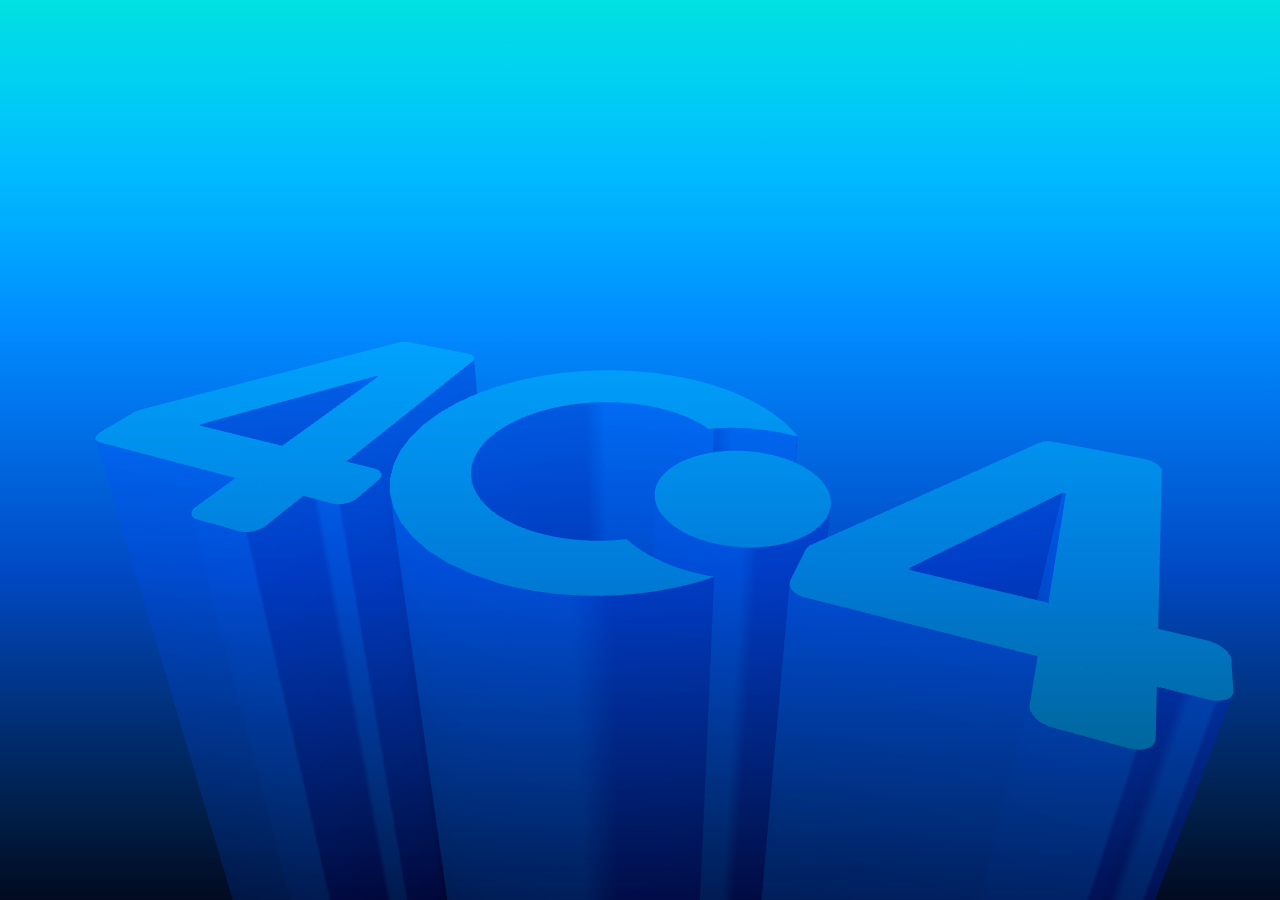
<file: ocg-404/index.html>
<!DOCTYPE html>
<html>
    <head>
        <meta charset="utf-8">
        <title>OCG 404</title>
        <meta name="description" content="">
        <meta name="viewport" content="width=device-width, initial-scale=1">
        <link rel="stylesheet" href="css/style.css">
    </head>
    <body>

        <style>
            .backdrop_container {
                background-image: linear-gradient(to top, #020a20, #001d45, #002c6e, #003b98, #0049c4, #005fd8, #0075ec, #008bff, #00a6ff, #00bdff, #00d0f2, #00e1e1);
                /*background-color: #00e1e1; /*#005BFF; /*565646*/
                margin: 0; padding: 0;
                position: fixed;top: 0;left: 0;width: 100%;height: 100%;
                pointer-events: none;
                z-index: -1;
            }
            @media screen and (max-width: 1024px) {
                .backdrop_container:not(.requested):after,
                .backdrop_container:not(.requested):before {
                    content: "";
                    position: absolute;
                    width: 64px;
                    height: 64px;
                    border-radius: 50%;
                    background-color: transparent;
                    box-shadow: inset 0 0 0 2px #00e1e1;
                    top: 56%;
                    left: 50%;
                    transform: translate3d(-50%,0,0) scale(0);
                    animation: orient_hint 2s linear infinite;
                }
                .backdrop_container:not(.requested):before {
                    animation-delay: 0.4s;
                }
            }
            @keyframes orient_hint {
                0% { transform: translate3d(-50%,0,0) scale(0); }
                70% {opacity: 0;}
                100% { transform: translate3d(-50%,0,0) scale(2);opacity: 0; }
            }
            .backdrop_canvas {opacity: 0.36;}
        </style>
        <div id="container_404" class="backdrop_container"></div>
        <script type="module" src="main.js"></script>
        <!-- <script src="build/three.js"></script>
        <script src="jsm/loaders/GLTFLoader.js"></script>
        <script src="jsm/controls/OrbitControls.js"></script>
        <script src="customshader/side-material.glsl"></script>
        <script type="module" src="main.js"></script> -->
    </body>
</html>
</file>
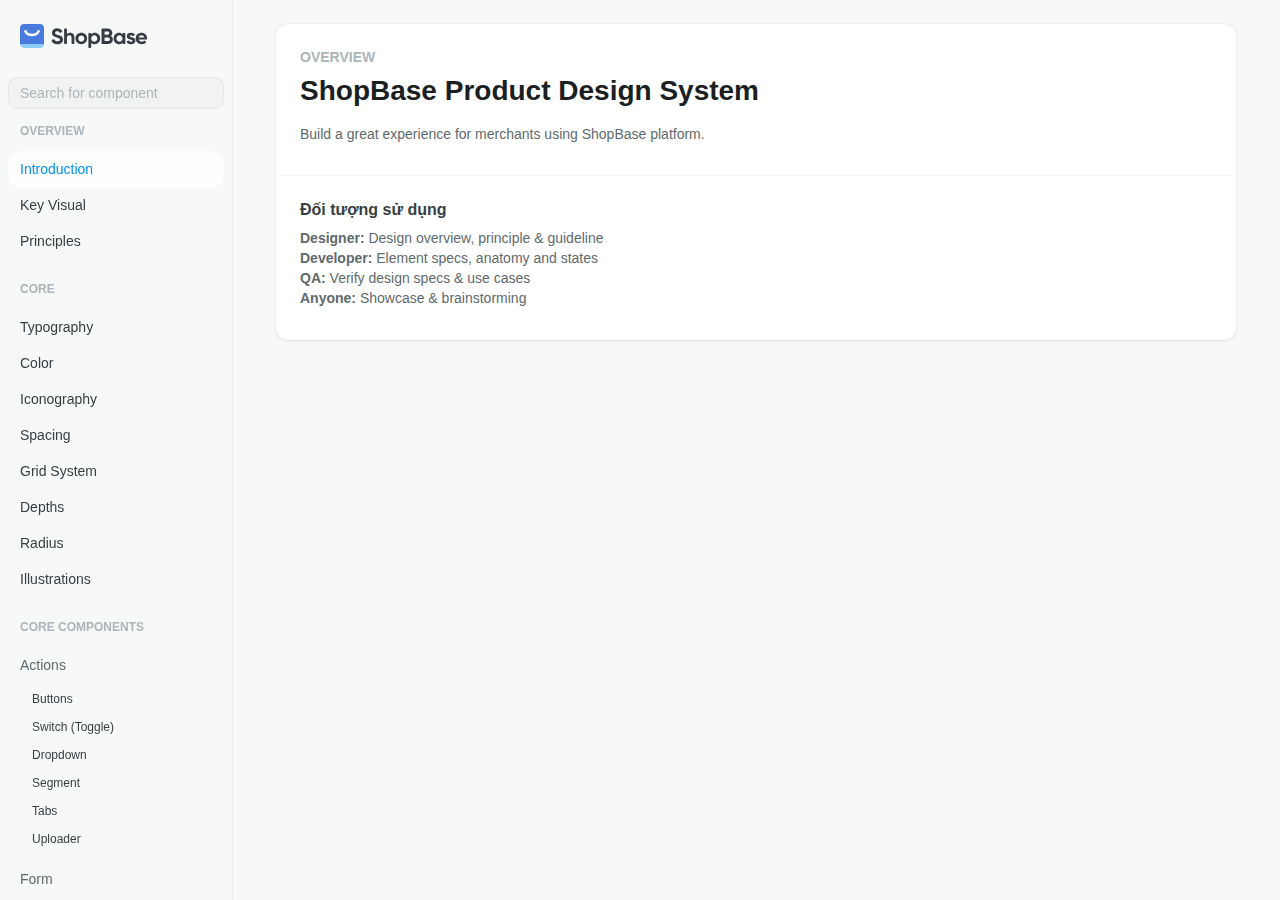
<file: spds/index.html>
<!DOCTYPE html>
<html lang="en">
  <head>
    <meta name="description" content="ShopBase Product Design System">
    <meta name="author" content="Juskteez (Phong) Vu">
    <meta charset="utf-8">
    <meta name="viewport" content="width=device-width, initial-scale=1">
    <meta property="og:title" content="SPDS Kit 2.0">
    <meta property="og:type" content="Documentation">
    <meta property="og:url" content="https://juskteez.github.io/shopbase/spds">
    <meta property="og:description" content="ShopBase Product Design System">
    <meta itemprop="SPDS Core Kit" content="2.0">
    <link rel="stylesheet" href="stylesheets/core.css?v=2.0.0">
    <meta itemprop="SPDS Components Kit" content="1.0">
    <link rel="stylesheet" href="stylesheets/components.css?v=1.0.0">
    <link rel="stylesheet" href="stylesheets/documentation.css?v=0.0.1">
    <title>Introduction | SPDS Kit 2.0</title>
  </head>
  <body>
    <div class="app-container doc-container" id="app">
          <aside class="app-sidebar doc-sidebar">
            <div class="app-logo doc-logo"><a><img src="assets/logo.svg"></a></div>
            <div class="app-search doc-search">
                  <div class="app-input-wrapper small">
                        <div class="app-input-body">
                          <input class="app-input input-field doc-search-field" type="search" id="app-search" name="app-search" placeholder="Search for component" required="true">
                        </div>
                  </div>
            </div>
            <nav class="app-menu doc-menu expanded">
              <ul class="app-menu-list">
                <li class="app-menu-item active-item">Overview</li>
                <ul class="app-menu-list">
                  <li class="app-menu-item"><a class="app-menu-link active-item" href="index.html">Introduction</a></li>
                  <li class="app-menu-item"><a class="app-menu-link " href="overview-key_visual.html">Key Visual</a></li>
                  <li class="app-menu-item"><a class="app-menu-link " href="overview-principles.html">Principles</a></li>
                </ul>
                <li class="app-menu-item ">Core</li>
                <ul class="app-menu-list">
                  <li class="app-menu-item"><a class="app-menu-link " href="core-typography.html">Typography</a></li>
                  <li class="app-menu-item"><a class="app-menu-link " href="core-color.html">Color</a></li>
                  <li class="app-menu-item"><a class="app-menu-link " href="core-iconography.html">Iconography</a></li>
                  <li class="app-menu-item"><a class="app-menu-link " href="core-spacing.html">Spacing</a></li>
                  <li class="app-menu-item"><a class="app-menu-link " href="core-grid_system.html">Grid System</a></li>
                  <li class="app-menu-item"><a class="app-menu-link " href="core-depths.html">Depths</a></li>
                  <li class="app-menu-item"><a class="app-menu-link " href="core-radius.html">Radius</a></li>
                  <li class="app-menu-item"><a class="app-menu-link " href="core-illustrations.html">Illustrations</a></li>
                </ul>
                <li class="app-menu-item ">Core Components</li>
                <ul class="app-menu-list">
                  <li class="app-menu-item ">Actions</li>
                  <ul class="app-menu-list">
                    <li class="app-menu-item"><a class="app-menu-link " href="actions-buttons.html">Buttons</a></li>
                    <li class="app-menu-item"><a class="app-menu-link " href="actions-switch_toggle.html">Switch (Toggle)</a></li>
                    <li class="app-menu-item"><a class="app-menu-link " href="actions-dropdown.html">Dropdown</a></li>
                    <li class="app-menu-item"><a class="app-menu-link " href="actions-segment.html">Segment</a></li>
                    <li class="app-menu-item"><a class="app-menu-link " href="actions-tabs.html">Tabs</a></li>
                    <li class="app-menu-item"><a class="app-menu-link " href="actions-uploader.html">Uploader</a></li>
                  </ul>
                  <li class="app-menu-item ">Form</li>
                  <ul class="app-menu-list">
                    <li class="app-menu-item"><a class="app-menu-link " href="form-checkbox_radio.html">Checkbox &amp; Radio</a></li>
                    <li class="app-menu-item"><a class="app-menu-link " href="form-droplist_selection.html">Droplist (Selection)</a></li>
                    <li class="app-menu-item"><a class="app-menu-link " href="form-tag_status.html">Tag &amp; Status</a></li>
                    <li class="app-menu-item"><a class="app-menu-link " href="form-text_field.html">Text Field</a></li>
                    <li class="app-menu-item"><a class="app-menu-link " href="form-slider_stepper.html">Slider &amp; Stepper</a></li>
                  </ul>
                </ul>
                <li class="app-menu-item ">Templates</li>
                <ul class="app-menu-list">
                  <li class="app-menu-item"><a class="app-menu-link " href="templates-page.html">Page</a></li>
                </ul>
                <li class="app-menu-item ">Extended Components</li>
                <ul class="app-menu-list">
                  <li class="app-menu-item"><a class="app-menu-link " href="extended_components-page_header.html">Page Header</a></li>
                  <li class="app-menu-item"><a class="app-menu-link " href="extended_components-notification.html">Notification</a></li>
                  <li class="app-menu-item"><a class="app-menu-link " href="extended_components-card.html">Card</a></li>
                  <li class="app-menu-item"><a class="app-menu-link " href="extended_components-block.html">Block</a></li>
                  <li class="app-menu-item"><a class="app-menu-link " href="extended_components-collapse.html">Collapse</a></li>
                  <li class="app-menu-item"><a class="app-menu-link " href="extended_components-drawer.html">Drawer</a></li>
                  <li class="app-menu-item"><a class="app-menu-link " href="extended_components-filter.html">Filter</a></li>
                  <li class="app-menu-item"><a class="app-menu-link " href="extended_components-list.html">List</a></li>
                  <li class="app-menu-item"><a class="app-menu-link " href="extended_components-text_editor.html">Text Editor</a></li>
                  <li class="app-menu-item"><a class="app-menu-link " href="extended_components-list.html">List</a></li>
                  <li class="app-menu-item"><a class="app-menu-link " href="extended_components-pagination.html">Pagination</a></li>
                  <li class="app-menu-item"><a class="app-menu-link " href="extended_components-color_picker.html">Color Picker</a></li>
                  <li class="app-menu-item"><a class="app-menu-link " href="extended_components-date_picker.html">Date Picker</a></li>
                  <li class="app-menu-item"><a class="app-menu-link " href="extended_components-tooltip.html">Tooltip</a></li>
                  <li class="app-menu-item"><a class="app-menu-link " href="extended_components-popover.html">Popover</a></li>
                  <li class="app-menu-item"><a class="app-menu-link " href="extended_components-popup.html">Popup</a></li>
                  <li class="app-menu-item"><a class="app-menu-link " href="extended_components-chart.html">Chart</a></li>
                  <li class="app-menu-item"><a class="app-menu-link " href="extended_components-data_table.html">Data Table</a></li>
                </ul>
              </ul>
            </nav>
          </aside>
      
      <main class="doc-main">
        <section class="container">
          <div class="row">
            <div class="col col-12">
              <div class="block">
                <h2 class="h5 doc-page-subtitle">Overview</h2>
                <h1 class="h1 doc-page-title">ShopBase Product Design System</h1>
                <p class="doc-desc">Build a great experience for merchants using ShopBase platform.</p>
              </div>
              <div class="block">
                <h3 class="h4">Đối tượng sử dụng</h3>
                <ul>
                  <li><b>Designer:</b> Design overview, principle &amp; guideline</li>
                  <li><b>Developer:</b> Element specs, anatomy and states</li>
                  <li><b>QA:</b> Verify design specs &amp; use cases</li>
                  <li><b>Anyone:</b> Showcase &amp; brainstorming</li>
                </ul>
              </div>
            </div>
          </div>
        </section>
      </main>
    </div>
  </body>
</html>
</file>
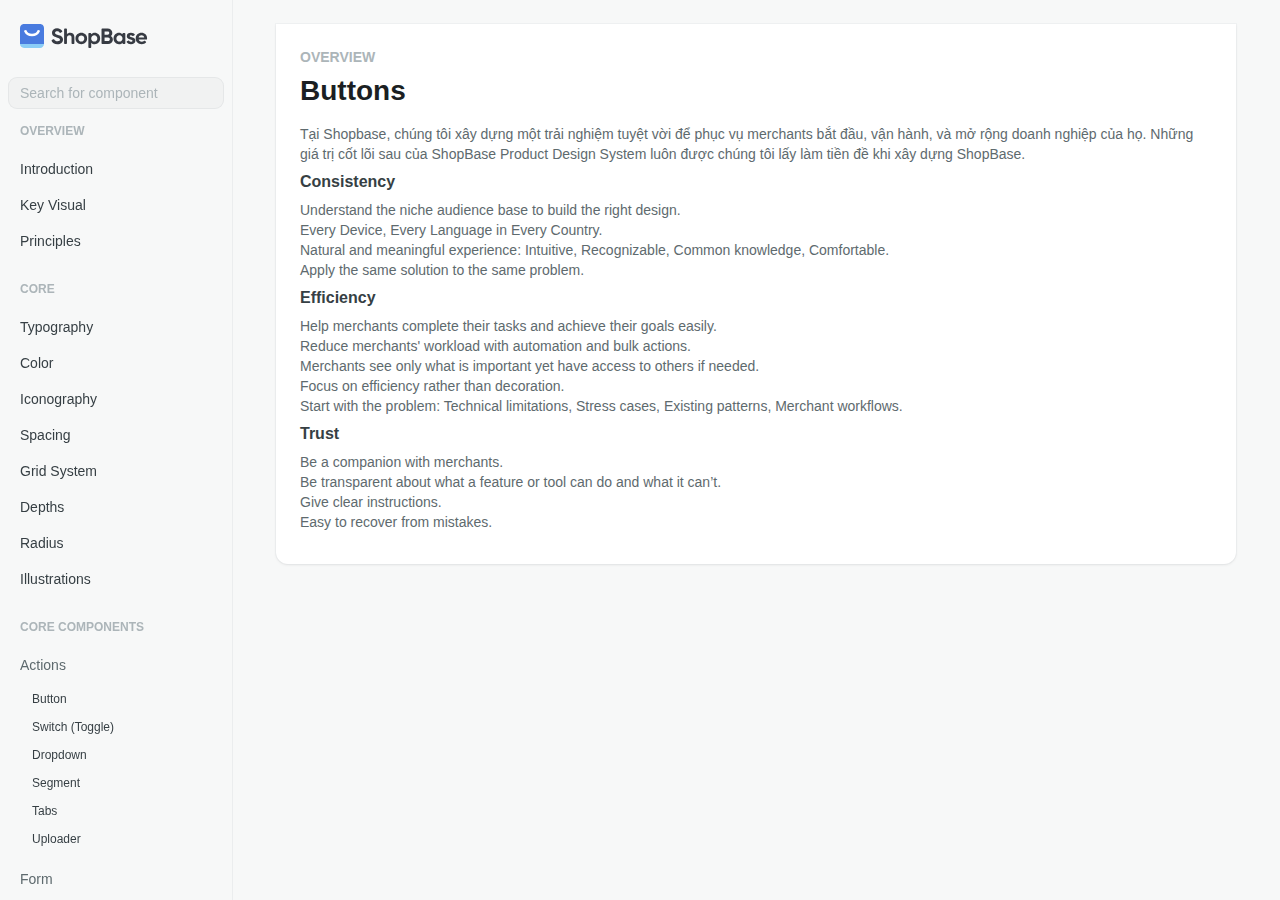
<file: spds/actions-button.html>
<!DOCTYPE html>
<html lang="en">
  <head>
    <meta name="description" content="ShopBase Product Design System">
    <meta name="author" content="Juskteez (Phong) Vu">
    <meta charset="utf-8">
    <meta name="viewport" content="width=device-width, initial-scale=1">
    <meta property="og:title" content="SPDS Kit 2.0">
    <meta property="og:type" content="Documentation">
    <meta property="og:url" content="https://juskteez.github.io/shopbase/spds">
    <meta property="og:description" content="ShopBase Product Design System">
    <meta itemprop="SPDS Core Kit" content="2.0">
    <link rel="stylesheet" href="stylesheets/core.css?v=2.0.0">
    <meta itemprop="SPDS Components Kit" content="1.0">
    <link rel="stylesheet" href="stylesheets/components.css?v=1.0.0">
    <link rel="stylesheet" href="stylesheets/documentation.css?v=0.0.1">
    <title>Buttons | SPDS Kit 2.0</title>
  </head>
  <body>
    <div class="app-container doc-container" id="app">
          <aside class="app-sidebar doc-sidebar">
            <div class="app-logo doc-logo"><a><img src="assets/logo.svg"></a></div>
            <div class="app-search doc-search">
                  <div class="app-input-wrapper small">
                        <div class="app-input-body">
                          <input class="app-input input-field doc-search-field" type="search" id="app-search" name="app-search" placeholder="Search for component" required="true">
                        </div>
                  </div>
            </div>
            <nav class="app-menu doc-menu expanded">
              <ul class="app-menu-list">
                <li class="app-menu-item ">Overview</li>
                <ul class="app-menu-list">
                  <li class="app-menu-item"><a class="app-menu-link " href="index.html">Introduction</a></li>
                  <li class="app-menu-item"><a class="app-menu-link " href="overview-key_visual.html">Key Visual</a></li>
                  <li class="app-menu-item"><a class="app-menu-link " href="overview-principles.html">Principles</a></li>
                </ul>
                <li class="app-menu-item ">Core</li>
                <ul class="app-menu-list">
                  <li class="app-menu-item"><a class="app-menu-link " href="core-typography.html">Typography</a></li>
                  <li class="app-menu-item"><a class="app-menu-link " href="core-color.html">Color</a></li>
                  <li class="app-menu-item"><a class="app-menu-link " href="core-iconography.html">Iconography</a></li>
                  <li class="app-menu-item"><a class="app-menu-link " href="core-spacing.html">Spacing</a></li>
                  <li class="app-menu-item"><a class="app-menu-link " href="core-grid_system.html">Grid System</a></li>
                  <li class="app-menu-item"><a class="app-menu-link " href="core-depths.html">Depths</a></li>
                  <li class="app-menu-item"><a class="app-menu-link " href="core-radius.html">Radius</a></li>
                  <li class="app-menu-item"><a class="app-menu-link " href="core-illustrations.html">Illustrations</a></li>
                </ul>
                <li class="app-menu-item ">Core Components</li>
                <ul class="app-menu-list">
                  <li class="app-menu-item ">Actions</li>
                  <ul class="app-menu-list">
                    <li class="app-menu-item"><a class="app-menu-link " href="actions-button.html">Button</a></li>
                    <li class="app-menu-item"><a class="app-menu-link " href="actions-switch_toggle.html">Switch (Toggle)</a></li>
                    <li class="app-menu-item"><a class="app-menu-link " href="actions-dropdown.html">Dropdown</a></li>
                    <li class="app-menu-item"><a class="app-menu-link " href="actions-segment.html">Segment</a></li>
                    <li class="app-menu-item"><a class="app-menu-link " href="actions-tabs.html">Tabs</a></li>
                    <li class="app-menu-item"><a class="app-menu-link " href="actions-uploader.html">Uploader</a></li>
                  </ul>
                  <li class="app-menu-item ">Form</li>
                  <ul class="app-menu-list">
                    <li class="app-menu-item"><a class="app-menu-link " href="form-checkbox_radio.html">Checkbox &amp; Radio</a></li>
                    <li class="app-menu-item"><a class="app-menu-link " href="form-droplist_selection.html">Droplist (Selection)</a></li>
                    <li class="app-menu-item"><a class="app-menu-link " href="form-tag_status.html">Tag &amp; Status</a></li>
                    <li class="app-menu-item"><a class="app-menu-link " href="form-text_field.html">Text Field</a></li>
                    <li class="app-menu-item"><a class="app-menu-link " href="form-slider_stepper.html">Slider &amp; Stepper</a></li>
                  </ul>
                </ul>
                <li class="app-menu-item ">Templates</li>
                <ul class="app-menu-list">
                  <li class="app-menu-item"><a class="app-menu-link " href="templates-page.html">Page</a></li>
                </ul>
                <li class="app-menu-item ">Extended Components</li>
                <ul class="app-menu-list">
                  <li class="app-menu-item"><a class="app-menu-link " href="extended_components-page_header.html">Page Header</a></li>
                  <li class="app-menu-item"><a class="app-menu-link " href="extended_components-notification.html">Notification</a></li>
                  <li class="app-menu-item"><a class="app-menu-link " href="extended_components-card.html">Card</a></li>
                  <li class="app-menu-item"><a class="app-menu-link " href="extended_components-block.html">Block</a></li>
                  <li class="app-menu-item"><a class="app-menu-link " href="extended_components-collapse.html">Collapse</a></li>
                  <li class="app-menu-item"><a class="app-menu-link " href="extended_components-drawer.html">Drawer</a></li>
                  <li class="app-menu-item"><a class="app-menu-link " href="extended_components-filter.html">Filter</a></li>
                  <li class="app-menu-item"><a class="app-menu-link " href="extended_components-list.html">List</a></li>
                  <li class="app-menu-item"><a class="app-menu-link " href="extended_components-text_editor.html">Text Editor</a></li>
                  <li class="app-menu-item"><a class="app-menu-link " href="extended_components-list.html">List</a></li>
                  <li class="app-menu-item"><a class="app-menu-link " href="extended_components-pagination.html">Pagination</a></li>
                  <li class="app-menu-item"><a class="app-menu-link " href="extended_components-color_picker.html">Color Picker</a></li>
                  <li class="app-menu-item"><a class="app-menu-link " href="extended_components-date_picker.html">Date Picker</a></li>
                  <li class="app-menu-item"><a class="app-menu-link " href="extended_components-tooltip.html">Tooltip</a></li>
                  <li class="app-menu-item"><a class="app-menu-link " href="extended_components-popover.html">Popover</a></li>
                  <li class="app-menu-item"><a class="app-menu-link " href="extended_components-popup.html">Popup</a></li>
                  <li class="app-menu-item"><a class="app-menu-link " href="extended_components-chart.html">Chart</a></li>
                  <li class="app-menu-item"><a class="app-menu-link " href="extended_components-data_table.html">Data Table</a></li>
                </ul>
              </ul>
            </nav>
          </aside>
      
      <main class="doc-main">
        <section class="container">
          <div class="row">
            <div class="col col-12">
              <div class="block">
                <h2 class="h5 doc-page-subtitle">Overview</h2>
                <h1 class="h1 doc-page-title">Buttons</h1>
                <p class="doc-desc">Tại Shopbase, chúng tôi xây dựng một trải nghiệm tuyệt vời để phục vụ merchants bắt đầu, vận hành, và mở rộng doanh nghiệp của họ. Những giá trị cốt lõi sau của ShopBase Product Design System luôn được chúng tôi lấy làm tiền đề khi xây dựng ShopBase.</p>
                <h3 class="h4">Consistency</h3>
                <ul>
                  <li>Understand the niche audience base to build the right design.</li>
                  <li>Every Device, Every Language in Every Country.</li>
                  <li>Natural and meaningful experience: Intuitive, Recognizable, Common knowledge, Comfortable.</li>
                  <li>Apply the same solution to the same problem.</li>
                </ul>
                <h3 class="h4">Efficiency</h3>
                <ul>
                  <li>Help merchants complete their tasks and achieve their goals easily.</li>
                  <li>Reduce merchants' workload with automation and bulk actions.</li>
                  <li>Merchants see only what is important yet have access to others if needed.</li>
                  <li>Focus on efficiency rather than decoration.</li>
                  <li>Start with the problem: Technical limitations, Stress cases, Existing patterns, Merchant workflows.</li>
                </ul>
                <h3 class="h4">Trust</h3>
                <ul>
                  <li>Be a companion with merchants.</li>
                  <li>Be transparent about what a feature or tool can do and what it can’t.</li>
                  <li>Give clear instructions.</li>
                  <li>Easy to recover from mistakes.</li>
                </ul>
              </div>
            </div>
          </div>
        </section>
      </main>
    </div>
  </body>
</html>
</file>
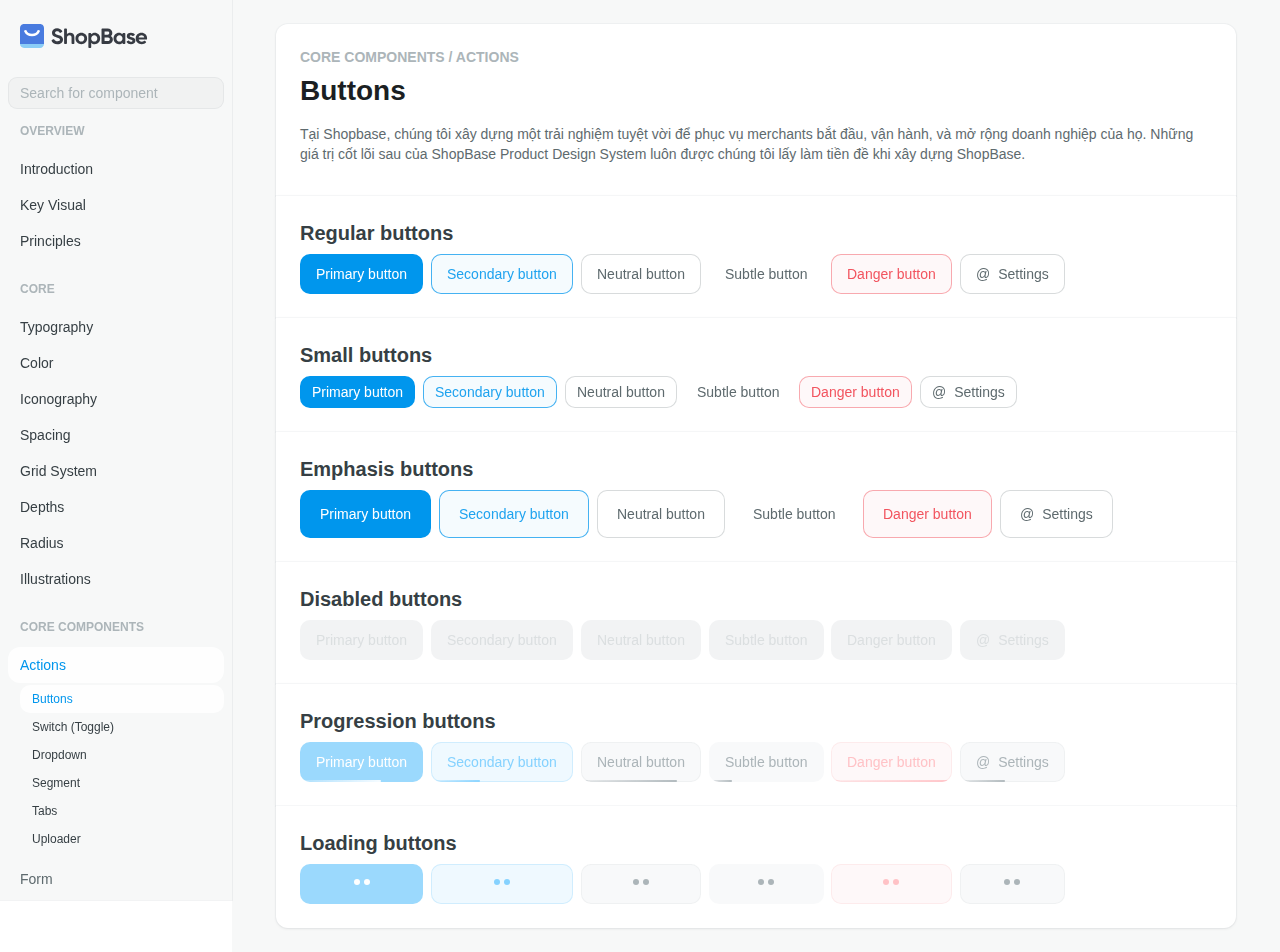
<file: spds/actions-buttons.html>
<!DOCTYPE html>
<html lang="en">
  <head>
    <meta name="description" content="ShopBase Product Design System">
    <meta name="author" content="Juskteez (Phong) Vu">
    <meta charset="utf-8">
    <meta name="viewport" content="width=device-width, initial-scale=1">
    <meta property="og:title" content="SPDS Kit 2.0">
    <meta property="og:type" content="Documentation">
    <meta property="og:url" content="https://juskteez.github.io/shopbase/spds">
    <meta property="og:description" content="ShopBase Product Design System">
    <meta itemprop="SPDS Core Kit" content="2.0">
    <link rel="stylesheet" href="stylesheets/core.css?v=2.0.0">
    <meta itemprop="SPDS Components Kit" content="1.0">
    <link rel="stylesheet" href="stylesheets/components.css?v=1.0.0">
    <link rel="stylesheet" href="stylesheets/documentation.css?v=0.0.1">
    <title>Buttons | SPDS Kit 2.0</title>
  </head>
  <body>
    <div class="app-container doc-container" id="app">
          <aside class="app-sidebar doc-sidebar">
            <div class="app-logo doc-logo"><a><img src="assets/logo.svg"></a></div>
            <div class="app-search doc-search">
                  <div class="app-input-wrapper small">
                        <div class="app-input-body">
                          <input class="app-input input-field doc-search-field" type="search" id="app-search" name="app-search" placeholder="Search for component" required="true">
                        </div>
                  </div>
            </div>
            <nav class="app-menu doc-menu expanded">
              <ul class="app-menu-list">
                <li class="app-menu-item ">Overview</li>
                <ul class="app-menu-list">
                  <li class="app-menu-item"><a class="app-menu-link " href="index.html">Introduction</a></li>
                  <li class="app-menu-item"><a class="app-menu-link " href="overview-key_visual.html">Key Visual</a></li>
                  <li class="app-menu-item"><a class="app-menu-link " href="overview-principles.html">Principles</a></li>
                </ul>
                <li class="app-menu-item ">Core</li>
                <ul class="app-menu-list">
                  <li class="app-menu-item"><a class="app-menu-link " href="core-typography.html">Typography</a></li>
                  <li class="app-menu-item"><a class="app-menu-link " href="core-color.html">Color</a></li>
                  <li class="app-menu-item"><a class="app-menu-link " href="core-iconography.html">Iconography</a></li>
                  <li class="app-menu-item"><a class="app-menu-link " href="core-spacing.html">Spacing</a></li>
                  <li class="app-menu-item"><a class="app-menu-link " href="core-grid_system.html">Grid System</a></li>
                  <li class="app-menu-item"><a class="app-menu-link " href="core-depths.html">Depths</a></li>
                  <li class="app-menu-item"><a class="app-menu-link " href="core-radius.html">Radius</a></li>
                  <li class="app-menu-item"><a class="app-menu-link " href="core-illustrations.html">Illustrations</a></li>
                </ul>
                <li class="app-menu-item ">Core Components</li>
                <ul class="app-menu-list">
                  <li class="app-menu-item active-item">Actions</li>
                  <ul class="app-menu-list">
                    <li class="app-menu-item"><a class="app-menu-link active-item" href="actions-buttons.html">Buttons</a></li>
                    <li class="app-menu-item"><a class="app-menu-link " href="actions-switch_toggle.html">Switch (Toggle)</a></li>
                    <li class="app-menu-item"><a class="app-menu-link " href="actions-dropdown.html">Dropdown</a></li>
                    <li class="app-menu-item"><a class="app-menu-link " href="actions-segment.html">Segment</a></li>
                    <li class="app-menu-item"><a class="app-menu-link " href="actions-tabs.html">Tabs</a></li>
                    <li class="app-menu-item"><a class="app-menu-link " href="actions-uploader.html">Uploader</a></li>
                  </ul>
                  <li class="app-menu-item ">Form</li>
                  <ul class="app-menu-list">
                    <li class="app-menu-item"><a class="app-menu-link " href="form-checkbox_radio.html">Checkbox &amp; Radio</a></li>
                    <li class="app-menu-item"><a class="app-menu-link " href="form-droplist_selection.html">Droplist (Selection)</a></li>
                    <li class="app-menu-item"><a class="app-menu-link " href="form-tag_status.html">Tag &amp; Status</a></li>
                    <li class="app-menu-item"><a class="app-menu-link " href="form-text_field.html">Text Field</a></li>
                    <li class="app-menu-item"><a class="app-menu-link " href="form-slider_stepper.html">Slider &amp; Stepper</a></li>
                  </ul>
                </ul>
                <li class="app-menu-item ">Templates</li>
                <ul class="app-menu-list">
                  <li class="app-menu-item"><a class="app-menu-link " href="templates-page.html">Page</a></li>
                </ul>
                <li class="app-menu-item ">Extended Components</li>
                <ul class="app-menu-list">
                  <li class="app-menu-item"><a class="app-menu-link " href="extended_components-page_header.html">Page Header</a></li>
                  <li class="app-menu-item"><a class="app-menu-link " href="extended_components-notification.html">Notification</a></li>
                  <li class="app-menu-item"><a class="app-menu-link " href="extended_components-card.html">Card</a></li>
                  <li class="app-menu-item"><a class="app-menu-link " href="extended_components-block.html">Block</a></li>
                  <li class="app-menu-item"><a class="app-menu-link " href="extended_components-collapse.html">Collapse</a></li>
                  <li class="app-menu-item"><a class="app-menu-link " href="extended_components-drawer.html">Drawer</a></li>
                  <li class="app-menu-item"><a class="app-menu-link " href="extended_components-filter.html">Filter</a></li>
                  <li class="app-menu-item"><a class="app-menu-link " href="extended_components-list.html">List</a></li>
                  <li class="app-menu-item"><a class="app-menu-link " href="extended_components-text_editor.html">Text Editor</a></li>
                  <li class="app-menu-item"><a class="app-menu-link " href="extended_components-list.html">List</a></li>
                  <li class="app-menu-item"><a class="app-menu-link " href="extended_components-pagination.html">Pagination</a></li>
                  <li class="app-menu-item"><a class="app-menu-link " href="extended_components-color_picker.html">Color Picker</a></li>
                  <li class="app-menu-item"><a class="app-menu-link " href="extended_components-date_picker.html">Date Picker</a></li>
                  <li class="app-menu-item"><a class="app-menu-link " href="extended_components-tooltip.html">Tooltip</a></li>
                  <li class="app-menu-item"><a class="app-menu-link " href="extended_components-popover.html">Popover</a></li>
                  <li class="app-menu-item"><a class="app-menu-link " href="extended_components-popup.html">Popup</a></li>
                  <li class="app-menu-item"><a class="app-menu-link " href="extended_components-chart.html">Chart</a></li>
                  <li class="app-menu-item"><a class="app-menu-link " href="extended_components-data_table.html">Data Table</a></li>
                </ul>
              </ul>
            </nav>
          </aside>
      
      <main class="doc-main">
        <section class="container">
          <div class="row">
            <div class="col col-12">
              <div class="block">
                <h2 class="h5 doc-page-subtitle">Core components / Actions</h2>
                <h1 class="h1 doc-page-title">Buttons</h1>
                <p class="doc-desc">Tại Shopbase, chúng tôi xây dựng một trải nghiệm tuyệt vời để phục vụ merchants bắt đầu, vận hành, và mở rộng doanh nghiệp của họ. Những giá trị cốt lõi sau của ShopBase Product Design System luôn được chúng tôi lấy làm tiền đề khi xây dựng ShopBase.</p>
              </div>
              <div class="block">
                <h3 class="h3">Regular buttons</h3>
                <div class="group m"><a class="type-body-m button primary" href="javascript:;" ref="nofollow"><span class="button-wrap"><span class="button-content">Primary button</span></span></a><a class="type-body-m button secondary" href="javascript:;" ref="nofollow"><span class="button-wrap"><span class="button-content">Secondary button</span></span></a><a class="type-body-m button neutral" href="javascript:;" ref="nofollow"><span class="button-wrap"><span class="button-content">Neutral button</span></span></a><a class="type-body-m button subtle" href="javascript:;" ref="nofollow"><span class="button-wrap"><span class="button-content">Subtle button</span></span></a><a class="type-body-m button danger" href="http://localhost:7879/juskteez.github.io/shopbase/spds/form-text_field.html" ref="nofollow"><span class="button-wrap"><span class="button-content">Danger button</span></span></a><a class="type-body-m button neutral" href="javascript:;" ref="nofollow"><span class="button-wrap"><span class="icon button-icon">@</span><span class="button-content">Settings</span></span></a>
                </div>
              </div>
              <div class="block">
                <h3 class="h3">Small buttons</h3>
                <div class="group m"><a class="type-body-m button sml primary" href="javascript:;" ref="nofollow"><span class="button-wrap"><span class="button-content">Primary button</span></span></a><a class="type-body-m button sml secondary" href="javascript:;" ref="nofollow"><span class="button-wrap"><span class="button-content">Secondary button</span></span></a><a class="type-body-m button sml" href="javascript:;" ref="nofollow"><span class="button-wrap"><span class="button-content">Neutral button</span></span></a><a class="type-body-m button sml subtle" href="javascript:;" ref="nofollow"><span class="button-wrap"><span class="button-content">Subtle button</span></span></a><a class="type-body-m button sml danger" href="http://localhost:7879/juskteez.github.io/shopbase/spds/form-text_field.html" ref="nofollow"><span class="button-wrap"><span class="button-content">Danger button</span></span></a><a class="type-body-m button sml" href="javascript:;" ref="nofollow"><span class="button-wrap"><span class="icon button-icon">@</span><span class="button-content">Settings</span></span></a>
                </div>
              </div>
              <div class="block">
                <h3 class="h3">Emphasis buttons</h3>
                <div class="group m"><a class="type-body-m button emp primary" href="javascript:;" ref="nofollow"><span class="button-wrap"><span class="button-content">Primary button</span></span></a><a class="type-body-m button emp secondary" href="javascript:;" ref="nofollow"><span class="button-wrap"><span class="button-content">Secondary button</span></span></a><a class="type-body-m button emp" href="javascript:;" ref="nofollow"><span class="button-wrap"><span class="button-content">Neutral button</span></span></a><a class="type-body-m button emp subtle" href="javascript:;" ref="nofollow"><span class="button-wrap"><span class="button-content">Subtle button</span></span></a><a class="type-body-m button emp danger" href="http://localhost:7879/juskteez.github.io/shopbase/spds/form-text_field.html" ref="nofollow"><span class="button-wrap"><span class="button-content">Danger button</span></span></a><a class="type-body-m button emp" href="javascript:;" ref="nofollow"><span class="button-wrap"><span class="icon button-icon">@</span><span class="button-content">Settings</span></span></a>
                </div>
              </div>
              <div class="block">
                <h3 class="h3">Disabled buttons</h3>
                <div class="group m"><a class="type-body-m button primary disabled" href="javascript:;" ref="nofollow" disabled="disabled"><span class="button-wrap"><span class="button-content">Primary button</span></span></a><a class="type-body-m button secondary disabled" href="javascript:;" ref="nofollow" disabled="disabled"><span class="button-wrap"><span class="button-content">Secondary button</span></span></a><a class="type-body-m button neutral disabled" href="javascript:;" ref="nofollow" disabled="disabled"><span class="button-wrap"><span class="button-content">Neutral button</span></span></a><a class="type-body-m button subtle disabled" href="javascript:;" ref="nofollow" disabled="disabled"><span class="button-wrap"><span class="button-content">Subtle button</span></span></a><a class="type-body-m button danger disabled" href="http://localhost:7879/juskteez.github.io/shopbase/spds/form-text_field.html" ref="nofollow" disabled="disabled"><span class="button-wrap"><span class="button-content">Danger button</span></span></a><a class="type-body-m button neutral disabled" href="javascript:;" ref="nofollow" disabled="disabled"><span class="button-wrap"><span class="icon button-icon">@</span><span class="button-content">Settings</span></span></a>
                </div>
              </div>
              <div class="block">
                <h3 class="h3">Progression buttons</h3>
                <div class="group m"><a class="type-body-m button progress primary" href="javascript:;" ref="nofollow"><span class="button-wrap"><span class="button-progress_bar" style="width: 66%"></span><span class="button-content">Primary button</span></span></a><a class="type-body-m button progress secondary" href="javascript:;" ref="nofollow"><span class="button-wrap"><span class="button-progress_bar" style="width: 34.5%"></span><span class="button-content">Secondary button</span></span></a><a class="type-body-m button progress" href="javascript:;" ref="nofollow"><span class="button-wrap"><span class="button-progress_bar" style="width: 80%"></span><span class="button-content">Neutral button</span></span></a><a class="type-body-m button progress subtle" href="javascript:;" ref="nofollow"><span class="button-wrap"><span class="button-progress_bar" style="width: 20%"></span><span class="button-content">Subtle button</span></span></a><a class="type-body-m button progress danger" href="http://localhost:7879/juskteez.github.io/shopbase/spds/form-text_field.html" ref="nofollow"><span class="button-wrap"><span class="button-progress_bar" style="width: 97%"></span><span class="button-content">Danger button</span></span></a><a class="type-body-m button progress" href="javascript:;" ref="nofollow"><span class="button-wrap"><span class="button-progress_bar" style="width: 43%"></span><span class="icon button-icon">@</span><span class="button-content">Settings</span></span></a>
                </div>
              </div>
              <div class="block">
                <h3 class="h3">Loading buttons</h3>
                <div class="group m"><a class="type-body-m button loading primary" href="javascript:;" ref="nofollow"><span class="button-wrap"><span class="button-content">Primary button</span></span></a><a class="type-body-m button loading secondary" href="javascript:;" ref="nofollow"><span class="button-wrap"><span class="button-content">Secondary button</span></span></a><a class="type-body-m button loading" href="javascript:;" ref="nofollow"><span class="button-wrap"><span class="button-content">Neutral button</span></span></a><a class="type-body-m button loading subtle" href="javascript:;" ref="nofollow"><span class="button-wrap"><span class="button-content">Subtle button</span></span></a><a class="type-body-m button loading danger" href="http://localhost:7879/juskteez.github.io/shopbase/spds/form-text_field.html" ref="nofollow"><span class="button-wrap"><span class="button-content">Danger button</span></span></a><a class="type-body-m button loading" href="javascript:;" ref="nofollow"><span class="button-wrap"><span class="icon button-icon">@</span><span class="button-content">Settings</span></span></a>
                </div>
              </div>
            </div>
          </div>
        </section>
      </main>
    </div>
  </body>
</html>
</file>
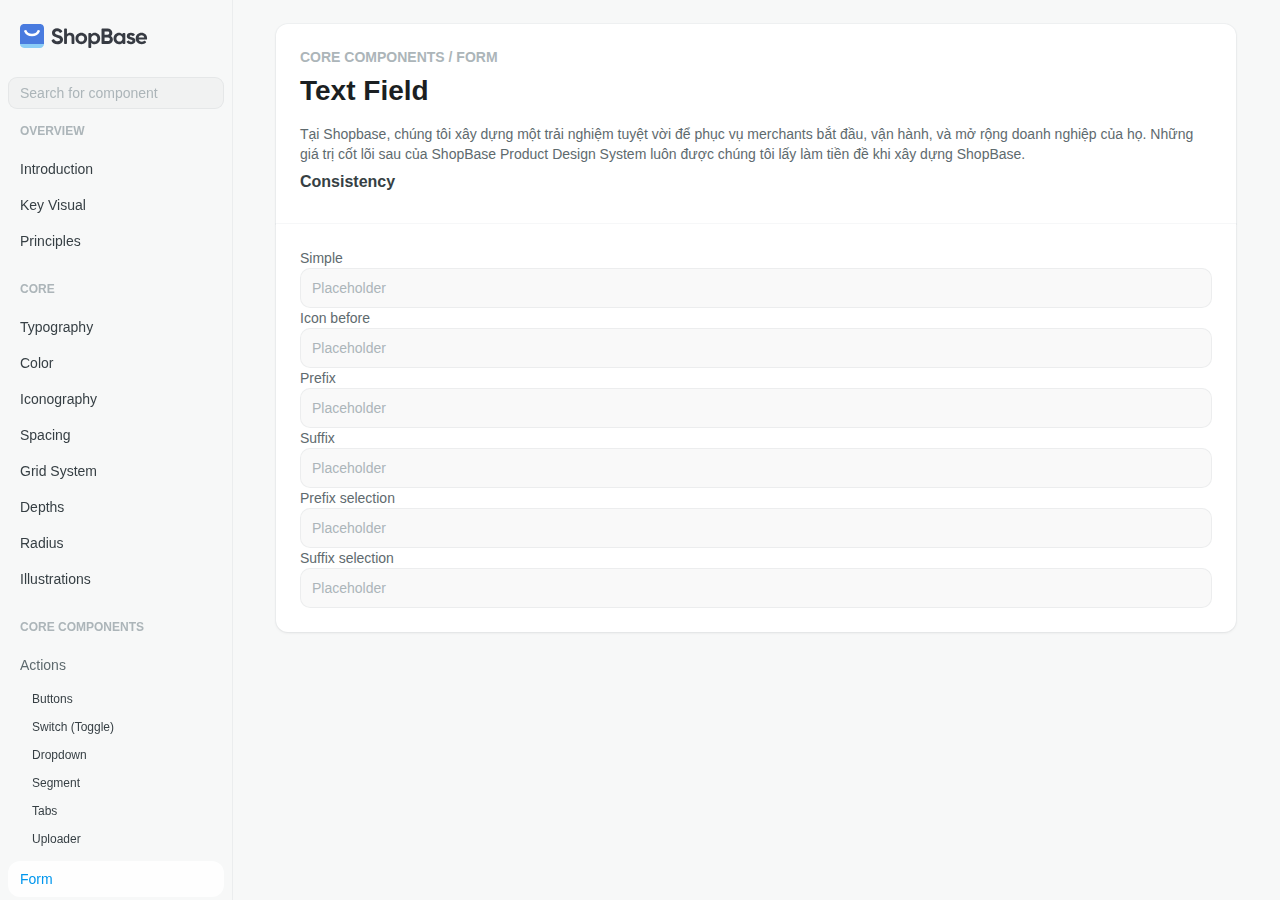
<file: spds/form-text_field.html>
<!DOCTYPE html>
<html lang="en">
  <head>
    <meta name="description" content="ShopBase Product Design System">
    <meta name="author" content="Juskteez (Phong) Vu">
    <meta charset="utf-8">
    <meta name="viewport" content="width=device-width, initial-scale=1">
    <meta property="og:title" content="SPDS Kit 2.0">
    <meta property="og:type" content="Documentation">
    <meta property="og:url" content="https://juskteez.github.io/shopbase/spds">
    <meta property="og:description" content="ShopBase Product Design System">
    <meta itemprop="SPDS Core Kit" content="2.0">
    <link rel="stylesheet" href="stylesheets/core.css?v=2.0.0">
    <meta itemprop="SPDS Components Kit" content="1.0">
    <link rel="stylesheet" href="stylesheets/components.css?v=1.0.0">
    <link rel="stylesheet" href="stylesheets/documentation.css?v=0.0.1">
    <title>Text Field | SPDS Kit 2.0</title>
  </head>
  <body>
    <div class="app-container doc-container" id="app">
          <aside class="app-sidebar doc-sidebar">
            <div class="app-logo doc-logo"><a><img src="assets/logo.svg"></a></div>
            <div class="app-search doc-search">
                  <div class="app-input-wrapper small">
                        <div class="app-input-body">
                          <input class="app-input input-field doc-search-field" type="search" id="app-search" name="app-search" placeholder="Search for component" required="true">
                        </div>
                  </div>
            </div>
            <nav class="app-menu doc-menu expanded">
              <ul class="app-menu-list">
                <li class="app-menu-item ">Overview</li>
                <ul class="app-menu-list">
                  <li class="app-menu-item"><a class="app-menu-link " href="index.html">Introduction</a></li>
                  <li class="app-menu-item"><a class="app-menu-link " href="overview-key_visual.html">Key Visual</a></li>
                  <li class="app-menu-item"><a class="app-menu-link " href="overview-principles.html">Principles</a></li>
                </ul>
                <li class="app-menu-item ">Core</li>
                <ul class="app-menu-list">
                  <li class="app-menu-item"><a class="app-menu-link " href="core-typography.html">Typography</a></li>
                  <li class="app-menu-item"><a class="app-menu-link " href="core-color.html">Color</a></li>
                  <li class="app-menu-item"><a class="app-menu-link " href="core-iconography.html">Iconography</a></li>
                  <li class="app-menu-item"><a class="app-menu-link " href="core-spacing.html">Spacing</a></li>
                  <li class="app-menu-item"><a class="app-menu-link " href="core-grid_system.html">Grid System</a></li>
                  <li class="app-menu-item"><a class="app-menu-link " href="core-depths.html">Depths</a></li>
                  <li class="app-menu-item"><a class="app-menu-link " href="core-radius.html">Radius</a></li>
                  <li class="app-menu-item"><a class="app-menu-link " href="core-illustrations.html">Illustrations</a></li>
                </ul>
                <li class="app-menu-item ">Core Components</li>
                <ul class="app-menu-list">
                  <li class="app-menu-item ">Actions</li>
                  <ul class="app-menu-list">
                    <li class="app-menu-item"><a class="app-menu-link " href="actions-buttons.html">Buttons</a></li>
                    <li class="app-menu-item"><a class="app-menu-link " href="actions-switch_toggle.html">Switch (Toggle)</a></li>
                    <li class="app-menu-item"><a class="app-menu-link " href="actions-dropdown.html">Dropdown</a></li>
                    <li class="app-menu-item"><a class="app-menu-link " href="actions-segment.html">Segment</a></li>
                    <li class="app-menu-item"><a class="app-menu-link " href="actions-tabs.html">Tabs</a></li>
                    <li class="app-menu-item"><a class="app-menu-link " href="actions-uploader.html">Uploader</a></li>
                  </ul>
                  <li class="app-menu-item active-item">Form</li>
                  <ul class="app-menu-list">
                    <li class="app-menu-item"><a class="app-menu-link " href="form-checkbox_radio.html">Checkbox &amp; Radio</a></li>
                    <li class="app-menu-item"><a class="app-menu-link " href="form-droplist_selection.html">Droplist (Selection)</a></li>
                    <li class="app-menu-item"><a class="app-menu-link " href="form-tag_status.html">Tag &amp; Status</a></li>
                    <li class="app-menu-item"><a class="app-menu-link active-item" href="form-text_field.html">Text Field</a></li>
                    <li class="app-menu-item"><a class="app-menu-link " href="form-slider_stepper.html">Slider &amp; Stepper</a></li>
                  </ul>
                </ul>
                <li class="app-menu-item ">Templates</li>
                <ul class="app-menu-list">
                  <li class="app-menu-item"><a class="app-menu-link " href="templates-page.html">Page</a></li>
                </ul>
                <li class="app-menu-item ">Extended Components</li>
                <ul class="app-menu-list">
                  <li class="app-menu-item"><a class="app-menu-link " href="extended_components-page_header.html">Page Header</a></li>
                  <li class="app-menu-item"><a class="app-menu-link " href="extended_components-notification.html">Notification</a></li>
                  <li class="app-menu-item"><a class="app-menu-link " href="extended_components-card.html">Card</a></li>
                  <li class="app-menu-item"><a class="app-menu-link " href="extended_components-block.html">Block</a></li>
                  <li class="app-menu-item"><a class="app-menu-link " href="extended_components-collapse.html">Collapse</a></li>
                  <li class="app-menu-item"><a class="app-menu-link " href="extended_components-drawer.html">Drawer</a></li>
                  <li class="app-menu-item"><a class="app-menu-link " href="extended_components-filter.html">Filter</a></li>
                  <li class="app-menu-item"><a class="app-menu-link " href="extended_components-list.html">List</a></li>
                  <li class="app-menu-item"><a class="app-menu-link " href="extended_components-text_editor.html">Text Editor</a></li>
                  <li class="app-menu-item"><a class="app-menu-link " href="extended_components-list.html">List</a></li>
                  <li class="app-menu-item"><a class="app-menu-link " href="extended_components-pagination.html">Pagination</a></li>
                  <li class="app-menu-item"><a class="app-menu-link " href="extended_components-color_picker.html">Color Picker</a></li>
                  <li class="app-menu-item"><a class="app-menu-link " href="extended_components-date_picker.html">Date Picker</a></li>
                  <li class="app-menu-item"><a class="app-menu-link " href="extended_components-tooltip.html">Tooltip</a></li>
                  <li class="app-menu-item"><a class="app-menu-link " href="extended_components-popover.html">Popover</a></li>
                  <li class="app-menu-item"><a class="app-menu-link " href="extended_components-popup.html">Popup</a></li>
                  <li class="app-menu-item"><a class="app-menu-link " href="extended_components-chart.html">Chart</a></li>
                  <li class="app-menu-item"><a class="app-menu-link " href="extended_components-data_table.html">Data Table</a></li>
                </ul>
              </ul>
            </nav>
          </aside>
      
      <main class="doc-main">
        <section class="container">
          <div class="row">
            <div class="col col-12">
              <div class="block">
                <h2 class="h5 doc-page-subtitle">Core components / Form</h2>
                <h1 class="h1 doc-page-title">Text Field</h1>
                <p class="doc-desc">Tại Shopbase, chúng tôi xây dựng một trải nghiệm tuyệt vời để phục vụ merchants bắt đầu, vận hành, và mở rộng doanh nghiệp của họ. Những giá trị cốt lõi sau của ShopBase Product Design System luôn được chúng tôi lấy làm tiền đề khi xây dựng ShopBase.</p>
                <h3 class="h4">Consistency</h3>
              </div>
              <div class="block">
                    <div class="app-input-wrapper">
                      <label class="app-input-label">Simple</label>
                              <div class="app-input-body">
                                <input class="app-input input-field" type="text" id="" name="" placeholder="Placeholder">
                              </div>
                    </div>
                    <div class="app-input-wrapper">
                      <label class="app-input-label">Icon before</label>
                              <div class="app-input-body">
                                <input class="app-input input-field" type="text" id="" name="" placeholder="Placeholder">
                              </div>
                    </div>
                    <div class="app-input-wrapper">
                      <label class="app-input-label">Prefix</label>
                              <div class="app-input-body">
                                <input class="app-input input-field" type="text" id="" name="" placeholder="Placeholder">
                              </div>
                    </div>
                    <div class="app-input-wrapper">
                      <label class="app-input-label">Suffix</label>
                              <div class="app-input-body">
                                <input class="app-input input-field" type="text" id="" name="" placeholder="Placeholder">
                              </div>
                    </div>
                    <div class="app-input-wrapper">
                      <label class="app-input-label">Prefix selection</label>
                              <div class="app-input-body">
                                <input class="app-input input-field" type="text" id="" name="" placeholder="Placeholder">
                              </div>
                    </div>
                    <div class="app-input-wrapper">
                      <label class="app-input-label">Suffix selection</label>
                              <div class="app-input-body">
                                <input class="app-input input-field" type="text" id="" name="" placeholder="Placeholder">
                              </div>
                    </div>
              </div>
            </div>
          </div>
        </section>
      </main>
    </div>
  </body>
</html>
</file>
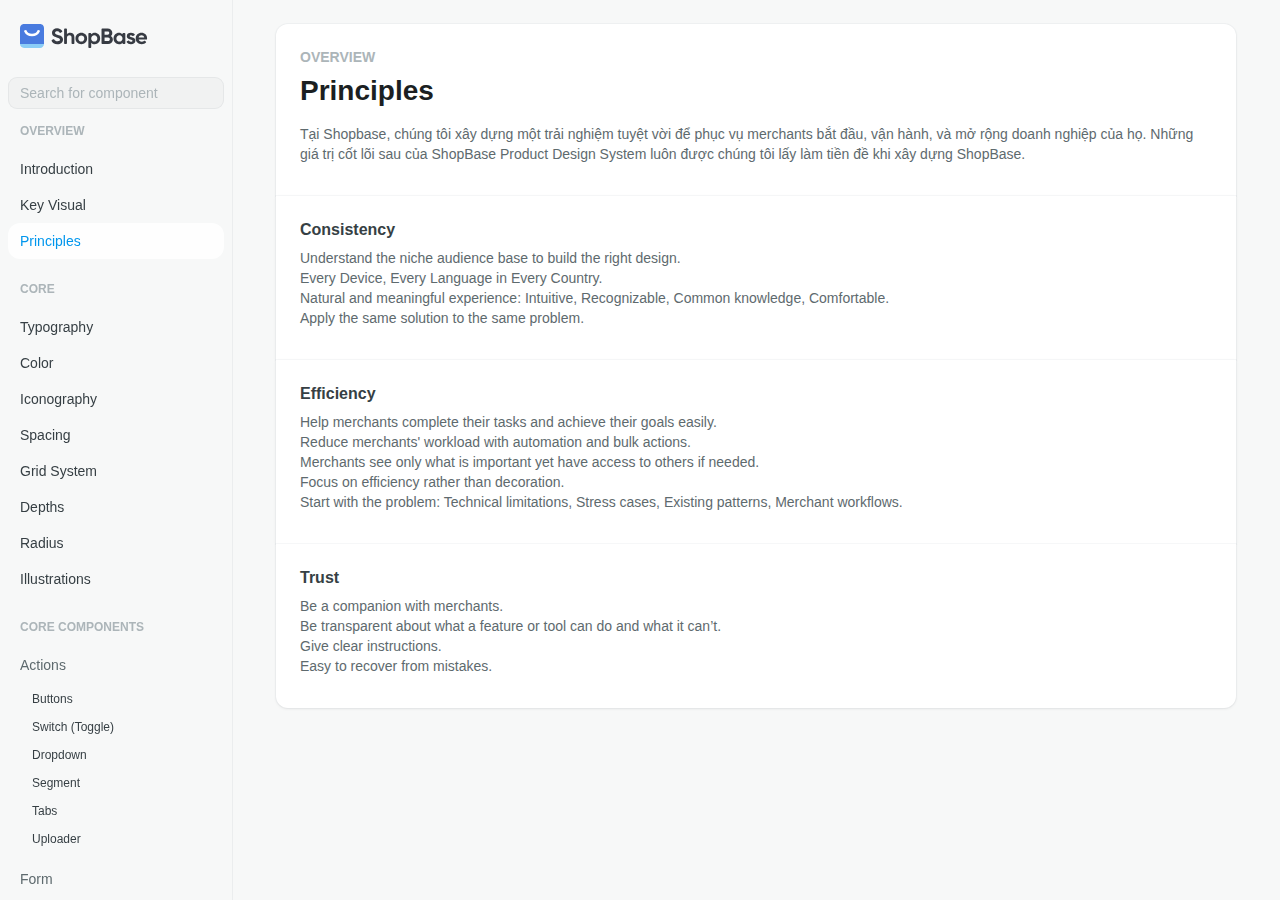
<file: spds/overview-principles.html>
<!DOCTYPE html>
<html lang="en">
  <head>
    <meta name="description" content="ShopBase Product Design System">
    <meta name="author" content="Juskteez (Phong) Vu">
    <meta charset="utf-8">
    <meta name="viewport" content="width=device-width, initial-scale=1">
    <meta property="og:title" content="SPDS Kit 2.0">
    <meta property="og:type" content="Documentation">
    <meta property="og:url" content="https://juskteez.github.io/shopbase/spds">
    <meta property="og:description" content="ShopBase Product Design System">
    <meta itemprop="SPDS Core Kit" content="2.0">
    <link rel="stylesheet" href="stylesheets/core.css?v=2.0.0">
    <meta itemprop="SPDS Components Kit" content="1.0">
    <link rel="stylesheet" href="stylesheets/components.css?v=1.0.0">
    <link rel="stylesheet" href="stylesheets/documentation.css?v=0.0.1">
    <title>Principles | SPDS Kit 2.0</title>
  </head>
  <body>
    <div class="app-container doc-container" id="app">
          <aside class="app-sidebar doc-sidebar">
            <div class="app-logo doc-logo"><a><img src="assets/logo.svg"></a></div>
            <div class="app-search doc-search">
                  <div class="app-input-wrapper small">
                        <div class="app-input-body">
                          <input class="app-input input-field doc-search-field" type="search" id="app-search" name="app-search" placeholder="Search for component" required="true">
                        </div>
                  </div>
            </div>
            <nav class="app-menu doc-menu expanded">
              <ul class="app-menu-list">
                <li class="app-menu-item active-item">Overview</li>
                <ul class="app-menu-list">
                  <li class="app-menu-item"><a class="app-menu-link " href="index.html">Introduction</a></li>
                  <li class="app-menu-item"><a class="app-menu-link " href="overview-key_visual.html">Key Visual</a></li>
                  <li class="app-menu-item"><a class="app-menu-link active-item" href="overview-principles.html">Principles</a></li>
                </ul>
                <li class="app-menu-item ">Core</li>
                <ul class="app-menu-list">
                  <li class="app-menu-item"><a class="app-menu-link " href="core-typography.html">Typography</a></li>
                  <li class="app-menu-item"><a class="app-menu-link " href="core-color.html">Color</a></li>
                  <li class="app-menu-item"><a class="app-menu-link " href="core-iconography.html">Iconography</a></li>
                  <li class="app-menu-item"><a class="app-menu-link " href="core-spacing.html">Spacing</a></li>
                  <li class="app-menu-item"><a class="app-menu-link " href="core-grid_system.html">Grid System</a></li>
                  <li class="app-menu-item"><a class="app-menu-link " href="core-depths.html">Depths</a></li>
                  <li class="app-menu-item"><a class="app-menu-link " href="core-radius.html">Radius</a></li>
                  <li class="app-menu-item"><a class="app-menu-link " href="core-illustrations.html">Illustrations</a></li>
                </ul>
                <li class="app-menu-item ">Core Components</li>
                <ul class="app-menu-list">
                  <li class="app-menu-item ">Actions</li>
                  <ul class="app-menu-list">
                    <li class="app-menu-item"><a class="app-menu-link " href="actions-buttons.html">Buttons</a></li>
                    <li class="app-menu-item"><a class="app-menu-link " href="actions-switch_toggle.html">Switch (Toggle)</a></li>
                    <li class="app-menu-item"><a class="app-menu-link " href="actions-dropdown.html">Dropdown</a></li>
                    <li class="app-menu-item"><a class="app-menu-link " href="actions-segment.html">Segment</a></li>
                    <li class="app-menu-item"><a class="app-menu-link " href="actions-tabs.html">Tabs</a></li>
                    <li class="app-menu-item"><a class="app-menu-link " href="actions-uploader.html">Uploader</a></li>
                  </ul>
                  <li class="app-menu-item ">Form</li>
                  <ul class="app-menu-list">
                    <li class="app-menu-item"><a class="app-menu-link " href="form-checkbox_radio.html">Checkbox &amp; Radio</a></li>
                    <li class="app-menu-item"><a class="app-menu-link " href="form-droplist_selection.html">Droplist (Selection)</a></li>
                    <li class="app-menu-item"><a class="app-menu-link " href="form-tag_status.html">Tag &amp; Status</a></li>
                    <li class="app-menu-item"><a class="app-menu-link " href="form-text_field.html">Text Field</a></li>
                    <li class="app-menu-item"><a class="app-menu-link " href="form-slider_stepper.html">Slider &amp; Stepper</a></li>
                  </ul>
                </ul>
                <li class="app-menu-item ">Templates</li>
                <ul class="app-menu-list">
                  <li class="app-menu-item"><a class="app-menu-link " href="templates-page.html">Page</a></li>
                </ul>
                <li class="app-menu-item ">Extended Components</li>
                <ul class="app-menu-list">
                  <li class="app-menu-item"><a class="app-menu-link " href="extended_components-page_header.html">Page Header</a></li>
                  <li class="app-menu-item"><a class="app-menu-link " href="extended_components-notification.html">Notification</a></li>
                  <li class="app-menu-item"><a class="app-menu-link " href="extended_components-card.html">Card</a></li>
                  <li class="app-menu-item"><a class="app-menu-link " href="extended_components-block.html">Block</a></li>
                  <li class="app-menu-item"><a class="app-menu-link " href="extended_components-collapse.html">Collapse</a></li>
                  <li class="app-menu-item"><a class="app-menu-link " href="extended_components-drawer.html">Drawer</a></li>
                  <li class="app-menu-item"><a class="app-menu-link " href="extended_components-filter.html">Filter</a></li>
                  <li class="app-menu-item"><a class="app-menu-link " href="extended_components-list.html">List</a></li>
                  <li class="app-menu-item"><a class="app-menu-link " href="extended_components-text_editor.html">Text Editor</a></li>
                  <li class="app-menu-item"><a class="app-menu-link " href="extended_components-list.html">List</a></li>
                  <li class="app-menu-item"><a class="app-menu-link " href="extended_components-pagination.html">Pagination</a></li>
                  <li class="app-menu-item"><a class="app-menu-link " href="extended_components-color_picker.html">Color Picker</a></li>
                  <li class="app-menu-item"><a class="app-menu-link " href="extended_components-date_picker.html">Date Picker</a></li>
                  <li class="app-menu-item"><a class="app-menu-link " href="extended_components-tooltip.html">Tooltip</a></li>
                  <li class="app-menu-item"><a class="app-menu-link " href="extended_components-popover.html">Popover</a></li>
                  <li class="app-menu-item"><a class="app-menu-link " href="extended_components-popup.html">Popup</a></li>
                  <li class="app-menu-item"><a class="app-menu-link " href="extended_components-chart.html">Chart</a></li>
                  <li class="app-menu-item"><a class="app-menu-link " href="extended_components-data_table.html">Data Table</a></li>
                </ul>
              </ul>
            </nav>
          </aside>
      
      <main class="doc-main">
        <section class="container">
          <div class="row">
            <div class="col col-12">
              <div class="block">
                <h2 class="h5 doc-page-subtitle">Overview</h2>
                <h1 class="h1 doc-page-title">Principles</h1>
                <p class="doc-desc">Tại Shopbase, chúng tôi xây dựng một trải nghiệm tuyệt vời để phục vụ merchants bắt đầu, vận hành, và mở rộng doanh nghiệp của họ. Những giá trị cốt lõi sau của ShopBase Product Design System luôn được chúng tôi lấy làm tiền đề khi xây dựng ShopBase.</p>
              </div>
              <div class="block">
                <h3 class="h4">Consistency</h3>
                <ul>
                  <li>Understand the niche audience base to build the right design.</li>
                  <li>Every Device, Every Language in Every Country.</li>
                  <li>Natural and meaningful experience: Intuitive, Recognizable, Common knowledge, Comfortable.</li>
                  <li>Apply the same solution to the same problem.</li>
                </ul>
              </div>
              <div class="block">
                <h3 class="h4">Efficiency</h3>
                <ul>
                  <li>Help merchants complete their tasks and achieve their goals easily.</li>
                  <li>Reduce merchants' workload with automation and bulk actions.</li>
                  <li>Merchants see only what is important yet have access to others if needed.</li>
                  <li>Focus on efficiency rather than decoration.</li>
                  <li>Start with the problem: Technical limitations, Stress cases, Existing patterns, Merchant workflows.</li>
                </ul>
              </div>
              <div class="block">
                <h3 class="h4">Trust</h3>
                <ul>
                  <li>Be a companion with merchants.</li>
                  <li>Be transparent about what a feature or tool can do and what it can’t.</li>
                  <li>Give clear instructions.</li>
                  <li>Easy to recover from mistakes.</li>
                </ul>
              </div>
            </div>
          </div>
        </section>
      </main>
    </div>
  </body>
</html>
</file>
<file: ocg-404/css/style.css>
@import url('https://fonts.googleapis.com/css2?family=Roboto&display=swap');
body {
    font-family: Helvetica, FreeSans, Arial, sans-serif;
    font-size: 10px;
    /* background-image: linear-gradient(to top, #020a20, #001d45, #002c6e, #003b98, #0049c4, #005fd8, #0075ec, #008bff, #00a6ff, #00bdff, #00d0f2, #00e1e1); */
    background-color: #00e1e1; /*#005BFF; /*565646*/
    margin: 0;
}
#content_text {
    align-content: center;
}
</file>
<file: spds/stylesheets/core.css>
/* CORE PROPERTIES */
/* Blue [PRIMARY] */
/* Neutral [SECONDARY] */
/* Green */
/* Red */
/* Yellow */
/* CHARTS */
/* Placeholder Color */
::-webkit-input-placeholder {
  opacity: 1;
  color: #ACB5B9;
  -webkit-appearance: none;
  appearance: none;
  line-height: normal;
}

::-moz-placeholder {
  opacity: 1;
  color: #ACB5B9;
  -webkit-appearance: none;
  -moz-appearance: none;
  appearance: none;
  line-height: normal;
}

::-ms-input-placeholder {
  opacity: 1;
  color: #ACB5B9;
  -webkit-appearance: none;
  appearance: none;
  line-height: normal;
}

*,
*:before,
*:after,
input,
button {
  -webkit-box-sizing: border-box;
  -moz-box-sizing: border-box;
  box-sizing: border-box;
  margin: 0;
  padding: 0;
  text-decoration: none;
  border: none;
  list-style: none;
  -webkit-appreance: none;
  appreance: none;
  -webkit-font-smoothing: antialiased !important;
}

html {
  -webkit-text-size-adjust: 100%;
  -ms-text-size-adjust: 100%;
}

body {
  margin: 0;
  pointer-events: none;
  -webkit-app-region: no-drag;
}

body * {
  pointer-events: all;
}

.draggable {
  -webkit-app-region: drag;
}

article,
aside,
details,
figcaption,
figure,
footer,
header,
main,
menu,
nav,
section,
summary {
  display: block;
}

audio,
canvas,
progress,
video {
  display: inline-block;
  vertical-align: baseline;
}

audio:not([controls]) {
  display: none;
  height: 0;
}

[hidden],
template {
  display: none;
}

a {
  background-color: transparent;
}

a:active,
a:hover {
  outline: 0;
}

abbr[title] {
  border-bottom: 1px dotted;
}

b,
strong {
  font-weight: bold;
}

dfn {
  font-style: italic;
}

h1 {
  font-size: 2em;
  margin: 0;
}

mark {
  background: #ff0;
  color: #000;
}

small {
  font-size: 80%;
}

sub,
sup {
  font-size: 75%;
  line-height: 0;
  position: relative;
  vertical-align: baseline;
}

sup {
  top: -0.5em;
}

sub {
  bottom: -0.25em;
}

img {
  border: 0;
}

svg:not(:root) {
  overflow: hidden;
}

figure {
  margin: 1em 40px;
}

hr {
  -webkit-box-sizing: content-box;
  box-sizing: content-box;
  height: 0;
}

pre {
  overflow: auto;
}

code,
kbd,
pre,
samp {
  font-family: monospace, monospace;
  font-size: 1em;
}

button,
input,
optgroup,
select,
textarea {
  color: inherit;
  font: inherit;
  margin: 0;
}

button {
  overflow: visible;
}

button,
select {
  text-transform: none;
}

button,
html input[type="button"],
input[type="reset"],
input[type="submit"] {
  -webkit-appearance: button;
  cursor: pointer;
}

button[disabled],
html input[disabled] {
  cursor: default;
}

button::-moz-focus-inner,
input::-moz-focus-inner {
  border: 0;
  padding: 0;
}

input {
  line-height: normal;
}

input[type="checkbox"],
input[type="radio"] {
  -webkit-box-sizing: border-box;
  box-sizing: border-box;
  padding: 0;
}

input[type="number"]::-webkit-inner-spin-button,
input[type="number"]::-webkit-outer-spin-button {
  height: auto;
}

input[type="search"]::-webkit-search-cancel-button,
input[type="search"]::-webkit-search-decoration {
  -webkit-appearance: none;
}

fieldset {
  border: 1px solid #c0c0c0;
  margin: 0 2px;
  padding: 0.35em 0.625em 0.75em;
}

legend {
  border: 0;
  padding: 0;
}

textarea {
  overflow: auto;
}

optgroup {
  font-weight: bold;
}

table {
  border-collapse: collapse;
  border-spacing: 0;
}

td,
th {
  padding: 0;
}

.block {
  position: relative;
  background-color: #fff;
  padding: 24px;
  margin-bottom: 24px;
  border-radius: 12px;
  -webkit-box-shadow: 0 0 0 1px rgba(172, 181, 185, 0.08), 0 1px 3px rgba(0, 0, 0, 0.08);
  box-shadow: 0 0 0 1px rgba(172, 181, 185, 0.08), 0 1px 3px rgba(0, 0, 0, 0.08);
}

.group.s > *:not(:last-child) {
  margin-right: 4px;
}

.group.m > *:not(:last-child) {
  margin-right: 8px;
}

.group.l > *:not(:last-child) {
  margin-right: 12px;
}

.group.xl > *:not(:last-child) {
  margin-right: 16px;
}

.group.xx > *:not(:last-child) {
  margin-right: 24px;
}

/* Font Name */
/* Font Size */
/* Font Scale */
/* Text Style */
.type-display-l, h1, .h1 {
  font-size: 28px;
  line-height: 34px;
  font-weight: bold;
}

.type-display-m, h2, .h2 {
  font-size: 23px;
  line-height: 28px;
  font-weight: bold;
}

.type-display-s, h3, .h3 {
  font-size: 20px;
  line-height: 26px;
  font-weight: bold;
}

.type-heading-l, h4, .h4 {
  font-size: 16px;
  line-height: 20px;
  font-weight: bold;
}

.type-heading-s, h5, .h5 {
  font-size: 14px;
  line-height: 18px;
  font-weight: bold;
}

.type-body-l {
  font-size: 16px;
  line-height: 22px;
}

.type-body-m, body, .app-container {
  font-size: 14px;
  line-height: 20px;
}

.type-help-text {
  font-size: 12px;
  line-height: 16px;
}

.type-center {
  text-align: center;
}

.type-emphasis {
  font-weight: bold;
}

.app-container {
  font-family: "SF Pro Text", "Segoe UI", "Roboto", "Arial", sans-serif;
  color: #5E6A6E;
}

h1 {
  color: #1B1F22;
}

h1.h1, h1.h2, h1.h3, h1.h4, h1.h5 {
  margin-bottom: 16px;
}

h2, h3, h4, h5 {
  color: #363F44;
}

h2.h1, h2.h2, h2.h3, h2.h4, h2.h5, h3.h1, h3.h2, h3.h3, h3.h4, h3.h5, h4.h1, h4.h2, h4.h3, h4.h4, h4.h5, h5.h1, h5.h2, h5.h3, h5.h4, h5.h5 {
  margin-bottom: 8px;
}

.block p, .block ul {
  margin-bottom: 8px;
}

a {
  color: #363F44;
}

a:hover {
  color: #1B1F22;
}

/* Animation Library */
.easing {
  -webkit-transition: 0.125s all ease;
  -o-transition: 0.125s all ease;
  transition: 0.125s all ease;
}

@-webkit-keyframes proceeding {
  0% {
    -webkit-transform: translate3d(-50%, 0, 0) scaleX(2);
    transform: translate3d(-50%, 0, 0) scaleX(2);
    right: 100%;
    opacity: 1;
  }
  100% {
    -webkit-transform: translate3d(100%, 0, 0) scaleX(1);
    transform: translate3d(100%, 0, 0) scaleX(1);
    right: 0;
    opacity: 1;
  }
}

@keyframes proceeding {
  0% {
    -webkit-transform: translate3d(-50%, 0, 0) scaleX(2);
    transform: translate3d(-50%, 0, 0) scaleX(2);
    right: 100%;
    opacity: 1;
  }
  100% {
    -webkit-transform: translate3d(100%, 0, 0) scaleX(1);
    transform: translate3d(100%, 0, 0) scaleX(1);
    right: 0;
    opacity: 1;
  }
}

.spinning {
  -webkit-animation: 0.675s spinning linear infinite;
  animation: 0.675s spinning linear infinite;
}

@-webkit-keyframes spinning {
  0% {
    -webkit-transform: translate3d(0, 0, 0) rotate(0deg);
    transform: translate3d(0, 0, 0) rotate(0deg);
  }
  100% {
    -webkit-transform: translate3d(0, 0, 0) rotate(360deg);
    transform: translate3d(0, 0, 0) rotate(360deg);
  }
}

@keyframes spinning {
  0% {
    -webkit-transform: translate3d(0, 0, 0) rotate(0deg);
    transform: translate3d(0, 0, 0) rotate(0deg);
  }
  100% {
    -webkit-transform: translate3d(0, 0, 0) rotate(360deg);
    transform: translate3d(0, 0, 0) rotate(360deg);
  }
}

/* CORE COMPONENTS */
.button {
  display: inline-block;
  height: 40px;
  border-radius: 10px;
  padding: 0;
  color: #5E6A6E;
  -webkit-box-shadow: inset 0 0 0 1px rgba(94, 106, 110, 0.24);
  box-shadow: inset 0 0 0 1px rgba(94, 106, 110, 0.24);
  background-color: rgba(94, 106, 110, 0);
  -webkit-transform: translate3d(0, 0, 0);
  transform: translate3d(0, 0, 0);
  will-change: transform;
  -webkit-transition: .075s all ease;
  -o-transition: .075s all ease;
  transition: .075s all ease;
}

.button-wrap {
  display: -webkit-box;
  display: -ms-flexbox;
  display: flex;
  border-radius: 10px;
  overflow: hidden;
  height: 100%;
  -webkit-box-align: center;
  -ms-flex-align: center;
  align-items: center;
  -webkit-box-pack: justify;
  -ms-flex-pack: justify;
  justify-content: space-between;
  padding: 6px 16px;
  -webkit-transform: translate3d(0, 0, 0);
  transform: translate3d(0, 0, 0);
}

.button-wrap > *:not(:last-child) {
  margin-right: 8px;
}

.button-content {
  color: #5E6A6E;
}

.button:hover {
  -webkit-box-shadow: inset 0 0 0 1px rgba(94, 106, 110, 0.48);
  box-shadow: inset 0 0 0 1px rgba(94, 106, 110, 0.48);
  background-color: rgba(94, 106, 110, 0.04);
}

.button:hover .button-content {
  color: #363F44;
}

.button:active {
  -webkit-transform: translate3d(0, 1px, 0);
  transform: translate3d(0, 1px, 0);
  background-color: rgba(94, 106, 110, 0.08);
  -webkit-transition: 0s all ease;
  -o-transition: 0s all ease;
  transition: 0s all ease;
}

.button.sml {
  height: 32px;
}

.button.sml .button-wrap {
  padding: 6px 12px;
}

.button.emp {
  height: 48px;
}

.button.emp .button-wrap {
  padding: 6px 20px;
}

.button.primary {
  background-color: #0096ED;
  -webkit-box-shadow: 0 4px 10px rgba(45, 176, 250, 0);
  box-shadow: 0 4px 10px rgba(45, 176, 250, 0);
}

.button.primary:hover {
  background-color: #2DB0FA;
  -webkit-box-shadow: 0 6px 14px -6px rgba(45, 176, 250, 0.56);
  box-shadow: 0 6px 14px -6px rgba(45, 176, 250, 0.56);
}

.button.primary .button-content {
  color: white;
}

.button.secondary {
  -webkit-box-shadow: inset 0 0 0 1px rgba(0, 150, 237, 0.72);
  box-shadow: inset 0 0 0 1px rgba(0, 150, 237, 0.72);
  background-color: rgba(0, 150, 237, 0.04);
}

.button.secondary:hover {
  -webkit-box-shadow: inset 0 0 0 1px #0096ed;
  box-shadow: inset 0 0 0 1px #0096ed;
  background-color: rgba(0, 150, 237, 0.08);
}

.button.secondary .button-content {
  color: rgba(0, 150, 237, 0.88);
}

.button.secondary:hover .button-content {
  color: #0096ed;
}

.button.subtle {
  -webkit-box-shadow: inset 0 0 0 1px rgba(94, 106, 110, 0);
  box-shadow: inset 0 0 0 1px rgba(94, 106, 110, 0);
}

.button.danger {
  -webkit-box-shadow: inset 0 0 0 1px rgba(242, 84, 95, 0.48);
  box-shadow: inset 0 0 0 1px rgba(242, 84, 95, 0.48);
  background-color: rgba(242, 84, 95, 0.04);
}

.button.danger:hover {
  -webkit-box-shadow: inset 0 0 0 1px #f2545f;
  box-shadow: inset 0 0 0 1px #f2545f;
  background-color: rgba(242, 84, 95, 0.08);
}

.button.danger .button-content {
  color: #f2545f;
}

.button.danger:hover .button-content {
  color: #d12e39;
}

.button.disabled,
.button.disabled *, .button.loading,
.button.loading *, .button.progress,
.button.progress * {
  pointer-events: none;
}

.button.disabled {
  -webkit-box-shadow: inset 0 0 0 1px rgba(172, 181, 185, 0);
  box-shadow: inset 0 0 0 1px rgba(172, 181, 185, 0);
  background-color: rgba(172, 181, 185, 0.16);
  color: rgba(172, 181, 185, 0.32);
}

.button.disabled .button-content {
  color: rgba(172, 181, 185, 0.32);
}

.button.loading, .button.progress {
  background-color: rgba(172, 181, 185, 0.08);
  -webkit-box-shadow: inset 0 0 0 1px rgba(172, 181, 185, 0.12);
  box-shadow: inset 0 0 0 1px rgba(172, 181, 185, 0.12);
  color: #ACB5B9;
}

.button.loading.primary, .button.progress.primary {
  background-color: rgba(45, 176, 250, 0.48);
  -webkit-box-shadow: 0 4px 10px rgba(45, 176, 250, 0);
  box-shadow: 0 4px 10px rgba(45, 176, 250, 0);
  color: white;
}

.button.loading.secondary, .button.progress.secondary {
  background-color: rgba(45, 176, 250, 0.08);
  -webkit-box-shadow: inset 0 0 0 1px rgba(45, 176, 250, 0.16);
  box-shadow: inset 0 0 0 1px rgba(45, 176, 250, 0.16);
  color: #85D2FF;
}

.button.loading.subtle, .button.progress.subtle {
  background-color: rgba(172, 181, 185, 0.08);
  -webkit-box-shadow: inset 0 0 0 1px rgba(94, 106, 110, 0);
  box-shadow: inset 0 0 0 1px rgba(94, 106, 110, 0);
}

.button.loading.danger, .button.progress.danger {
  background-color: rgba(242, 84, 95, 0.04);
  -webkit-box-shadow: inset 0 0 0 1px rgba(242, 84, 95, 0.08);
  box-shadow: inset 0 0 0 1px rgba(242, 84, 95, 0.08);
  color: #FFC2C6;
}

.button.loading .button-content, .button.progress .button-content {
  color: currentColor;
}

.button.progress .button-wrap {
  position: relative;
}

.button.progress .button-progress_bar {
  content: "";
  position: absolute;
  height: 2px;
  left: 0;
  bottom: 0;
  -webkit-animation: progressTease 1s ease infinite;
  animation: progressTease 1s ease infinite;
  -webkit-transform-origin: bottom left;
  -ms-transform-origin: bottom left;
  transform-origin: bottom left;
  overflow: hidden;
  border-radius: 2px;
}

.button.progress .button-progress_bar:before {
  content: "";
  position: absolute;
  width: 100%;
  height: 100%;
  top: 0;
  left: 0;
  background-color: currentColor;
  opacity: .24;
}

.button.progress .button-progress_bar:after {
  content: "";
  position: absolute;
  width: 200%;
  height: 100%;
  background-image: -webkit-gradient(linear, left top, right top, from(currentColor), color-stop(4%, rgba(255, 255, 255, 0)), color-stop(50%, currentColor), color-stop(54%, rgba(255, 255, 255, 0)), to(currentColor));
  background-image: -webkit-linear-gradient(left, currentColor 0%, rgba(255, 255, 255, 0) 4%, currentColor 50%, rgba(255, 255, 255, 0) 54%, currentColor 100%);
  background-image: -o-linear-gradient(left, currentColor 0%, rgba(255, 255, 255, 0) 4%, currentColor 50%, rgba(255, 255, 255, 0) 54%, currentColor 100%);
  background-image: linear-gradient(90deg, currentColor 0%, rgba(255, 255, 255, 0) 4%, currentColor 50%, rgba(255, 255, 255, 0) 54%, currentColor 100%);
  -webkit-animation: progressing 1s ease-in-out infinite;
  animation: progressing 1s ease-in-out infinite;
  bottom: 0;
  right: 0;
  opacity: .88;
}

.button.loading .button-content,
.button.loading .button-icon,
.button.loading .button-icon svg,
.button.loading .button-icon svg * {
  color: transparent;
  fill: transparent;
  stroke: transparent;
}

.button.loading .button-wrap {
  position: relative;
}

.button.loading .button-wrap:before, .button.loading .button-wrap:after {
  content: "";
  position: absolute;
  border-left: 6px dotted currentColor;
  width: 16px;
  height: 10px;
  top: 50%;
  left: 50%;
  -webkit-transform: translate3d(-50%, -50%, 0) rotate(0deg);
  transform: translate3d(-50%, -50%, 0) rotate(0deg);
  -webkit-animation: center_spin_l 2.4s cubic-bezier(0.6, 0, 0.1, 1) infinite;
  animation: center_spin_l 2.4s cubic-bezier(0.6, 0, 0.1, 1) infinite;
}

.button.loading .button-wrap:after {
  border-left: none;
  border-right: 6px dotted currentColor;
  -webkit-animation: center_spin_r 2.4s cubic-bezier(0.6, 0, 0.1, 1) infinite;
  animation: center_spin_r 2.4s cubic-bezier(0.6, 0, 0.1, 1) infinite;
}

@-webkit-keyframes center_spin_l {
  0% {
    -webkit-transform: translate3d(-50%, -50%, 0) rotate(0deg);
    transform: translate3d(-50%, -50%, 0) rotate(0deg);
  }
  50% {
    -webkit-transform: translate3d(-50%, -50%, 0) rotate(720deg);
    transform: translate3d(-50%, -50%, 0) rotate(720deg);
    opacity: .314;
  }
  100% {
    -webkit-transform: translate3d(-50%, -50%, 0) rotate(1440deg);
    transform: translate3d(-50%, -50%, 0) rotate(1440deg);
  }
}

@keyframes center_spin_l {
  0% {
    -webkit-transform: translate3d(-50%, -50%, 0) rotate(0deg);
    transform: translate3d(-50%, -50%, 0) rotate(0deg);
  }
  50% {
    -webkit-transform: translate3d(-50%, -50%, 0) rotate(720deg);
    transform: translate3d(-50%, -50%, 0) rotate(720deg);
    opacity: .314;
  }
  100% {
    -webkit-transform: translate3d(-50%, -50%, 0) rotate(1440deg);
    transform: translate3d(-50%, -50%, 0) rotate(1440deg);
  }
}

@-webkit-keyframes center_spin_r {
  0% {
    -webkit-transform: translate3d(-50%, -50%, 0) rotate(0deg);
    transform: translate3d(-50%, -50%, 0) rotate(0deg);
    opacity: .314;
  }
  50% {
    -webkit-transform: translate3d(-50%, -50%, 0) rotate(720deg);
    transform: translate3d(-50%, -50%, 0) rotate(720deg);
    opacity: 1;
  }
  100% {
    -webkit-transform: translate3d(-50%, -50%, 0) rotate(1440deg);
    transform: translate3d(-50%, -50%, 0) rotate(1440deg);
    opacity: .314;
  }
}

@keyframes center_spin_r {
  0% {
    -webkit-transform: translate3d(-50%, -50%, 0) rotate(0deg);
    transform: translate3d(-50%, -50%, 0) rotate(0deg);
    opacity: .314;
  }
  50% {
    -webkit-transform: translate3d(-50%, -50%, 0) rotate(720deg);
    transform: translate3d(-50%, -50%, 0) rotate(720deg);
    opacity: 1;
  }
  100% {
    -webkit-transform: translate3d(-50%, -50%, 0) rotate(1440deg);
    transform: translate3d(-50%, -50%, 0) rotate(1440deg);
    opacity: .314;
  }
}

@-webkit-keyframes progressing {
  0% {
    -webkit-transform: translate(0, 0);
    transform: translate(0, 0);
  }
  100% {
    -webkit-transform: translate(50%, 0);
    transform: translate(50%, 0);
  }
}

@keyframes progressing {
  0% {
    -webkit-transform: translate(0, 0);
    transform: translate(0, 0);
  }
  100% {
    -webkit-transform: translate(50%, 0);
    transform: translate(50%, 0);
  }
}

@-webkit-keyframes progressTease {
  0% {
    -webkit-transform: scaleX(1);
    transform: scaleX(1);
  }
  20% {
    -webkit-transform: scaleX(1.04);
    transform: scaleX(1.04);
  }
  40% {
    -webkit-transform: scaleX(1.02);
    transform: scaleX(1.02);
  }
  60% {
    -webkit-transform: scaleX(1.06);
    transform: scaleX(1.06);
  }
  80% {
    -webkit-transform: scaleX(1.03);
    transform: scaleX(1.03);
  }
  100% {
    -webkit-transform: scaleX(1);
    transform: scaleX(1);
  }
}

@keyframes progressTease {
  0% {
    -webkit-transform: scaleX(1);
    transform: scaleX(1);
  }
  20% {
    -webkit-transform: scaleX(1.04);
    transform: scaleX(1.04);
  }
  40% {
    -webkit-transform: scaleX(1.02);
    transform: scaleX(1.02);
  }
  60% {
    -webkit-transform: scaleX(1.06);
    transform: scaleX(1.06);
  }
  80% {
    -webkit-transform: scaleX(1.03);
    transform: scaleX(1.03);
  }
  100% {
    -webkit-transform: scaleX(1);
    transform: scaleX(1);
  }
}

.app-input {
  height: 40px;
  border-radius: 10px;
  padding: 0 12px;
  width: 100%;
  -webkit-box-shadow: inset 0 0 0 1px rgba(94, 106, 110, 0.08);
  box-shadow: inset 0 0 0 1px rgba(94, 106, 110, 0.08);
  background-color: rgba(94, 106, 110, 0.04);
  color: #363F44;
}

.app-input:focus {
  background-color: #fff;
}

.app-input-wrapper.small .app-input {
  height: 32px;
  border-radius: 9px;
}

.app-sidebar {
  display: -webkit-box;
  display: -ms-flexbox;
  display: flex;
  -webkit-box-orient: vertical;
  -webkit-box-direction: normal;
  -ms-flex-direction: column;
  flex-direction: column;
}

.app-logo {
  padding: 24px 20px;
}

.app-logo img {
  height: 24px;
}

.app-search {
  padding: 0 8px;
}

.app-menu {
  position: relative;
  overflow: hidden;
  overflow-y: auto;
  -webkit-overflow-scrolling: touch;
  padding: 8px;
}

.app-menu-item, .app-menu-link {
  padding: 8px 12px;
  border-radius: 12px;
}

.app-menu-list .app-menu-list .app-menu-item.active-item {
  color: #0096ED;
  background-color: rgba(255, 255, 255, 0.8);
  pointer-events: none;
  z-index: -2;
}

.app-menu-link {
  display: block;
  position: relative;
  margin: -8px -12px;
  -webkit-box-shadow: 0 4px 12px rgba(172, 181, 185, 0);
  box-shadow: 0 4px 12px rgba(172, 181, 185, 0);
  -webkit-transition: .075s all ease;
  -o-transition: .075s all ease;
  transition: .075s all ease;
}

.app-menu-link:hover {
  color: #1B1F22;
  background-color: rgba(255, 255, 255, 0.8);
  -webkit-box-shadow: 0 4px 12px rgba(172, 181, 185, 0.075);
  box-shadow: 0 4px 12px rgba(172, 181, 185, 0.075);
}

.app-menu-link.active-item {
  color: #0096ED;
  background-color: rgba(255, 255, 255, 0.8);
  pointer-events: none;
  z-index: -2;
}

.app-menu-link:before {
  content: "";
  position: absolute;
  width: 80%;
  height: 40%;
  background: -webkit-linear-gradient(86deg, #2db0fa 0%, rgba(45, 176, 250, 0) 60%);
  background: -o-linear-gradient(86deg, #2db0fa 0%, rgba(45, 176, 250, 0) 60%);
  background: linear-gradient(4deg, #2db0fa 0%, rgba(45, 176, 250, 0) 60%);
  border-radius: 16px;
  -webkit-transition: .075s all ease;
  -o-transition: .075s all ease;
  transition: .075s all ease;
  -webkit-transform-origin: top left;
  -ms-transform-origin: top left;
  transform-origin: top left;
  -webkit-transform: rotate(-4deg);
  -ms-transform: rotate(-4deg);
  transform: rotate(-4deg);
  left: 1.5%;
  bottom: 2%;
  -webkit-filter: blur(8px);
  filter: blur(8px);
  opacity: 0;
  z-index: -1;
}

.app-menu-link:hover:before {
  opacity: 1;
  -webkit-transition: 0.375s all ease;
  -o-transition: 0.375s all ease;
  transition: 0.375s all ease;
}

.app-menu-list .app-menu-list {
  padding-top: 6px;
  padding-bottom: 16px;
}

.app-menu-list .app-menu-list .app-menu-list {
  padding-top: 2px;
  padding-bottom: 8px;
  font-size: 12px;
  padding-left: 12px;
}

.app-menu-list .app-menu-list .app-menu-list .app-menu-item,
.app-menu-list .app-menu-list .app-menu-list .app-menu-link {
  padding: 4px 12px;
  border-radius: 10px;
}

.app-menu-list .app-menu-list .app-menu-list .app-menu-link {
  margin: -4px -12px;
}

.app-menu > .app-menu-list > .app-menu-item {
  text-transform: uppercase;
  font-size: 12px;
  font-weight: bold;
  padding: 4px 12px;
}

.app-menu.expanded > .app-menu-list > .app-menu-item {
  color: #ACB5B9;
}

/*# sourceMappingURL=core.css.map */
</file>
<file: spds/stylesheets/components.css>
/*# sourceMappingURL=components.css.map */
</file>
<file: spds/stylesheets/documentation.css>
/* Blue [PRIMARY] */
/* Neutral [SECONDARY] */
/* Green */
/* Red */
/* Yellow */
/* CHARTS */
/* Placeholder Color */
::-webkit-input-placeholder {
  opacity: 1;
  color: #ACB5B9;
  -webkit-appearance: none;
  appearance: none;
  line-height: normal;
}

::-moz-placeholder {
  opacity: 1;
  color: #ACB5B9;
  -webkit-appearance: none;
  -moz-appearance: none;
  appearance: none;
  line-height: normal;
}

::-ms-input-placeholder {
  opacity: 1;
  color: #ACB5B9;
  -webkit-appearance: none;
  appearance: none;
  line-height: normal;
}

/* Font Name */
/* Font Size */
/* Font Scale */
/* Text Style */
.type-display-l, h1, .h1 {
  font-size: 28px;
  line-height: 34px;
  font-weight: bold;
}

.type-display-m, h2, .h2 {
  font-size: 23px;
  line-height: 28px;
  font-weight: bold;
}

.type-display-s, h3, .h3 {
  font-size: 20px;
  line-height: 26px;
  font-weight: bold;
}

.type-heading-l, h4, .h4 {
  font-size: 16px;
  line-height: 20px;
  font-weight: bold;
}

.type-heading-s, h5, .h5 {
  font-size: 14px;
  line-height: 18px;
  font-weight: bold;
}

.type-body-l {
  font-size: 16px;
  line-height: 22px;
}

.type-body-m, body, .app-container {
  font-size: 14px;
  line-height: 20px;
}

.type-help-text {
  font-size: 12px;
  line-height: 16px;
}

.type-center {
  text-align: center;
}

.type-emphasis {
  font-weight: bold;
}

.app-container {
  font-family: "SF Pro Text", "Segoe UI", "Roboto", "Arial", sans-serif;
  color: #5E6A6E;
}

h1 {
  color: #1B1F22;
}

h1.h1, h1.h2, h1.h3, h1.h4, h1.h5 {
  margin-bottom: 16px;
}

h2, h3, h4, h5 {
  color: #363F44;
}

h2.h1, h2.h2, h2.h3, h2.h4, h2.h5, h3.h1, h3.h2, h3.h3, h3.h4, h3.h5, h4.h1, h4.h2, h4.h3, h4.h4, h4.h5, h5.h1, h5.h2, h5.h3, h5.h4, h5.h5 {
  margin-bottom: 8px;
}

.block p, .block ul {
  margin-bottom: 8px;
}

a {
  color: #363F44;
}

a:hover {
  color: #1B1F22;
}

/* Animation Library */
.easing {
  -webkit-transition: 0.125s all ease;
  -o-transition: 0.125s all ease;
  transition: 0.125s all ease;
}

@-webkit-keyframes proceeding {
  0% {
    -webkit-transform: translate3d(-50%, 0, 0) scaleX(2);
    transform: translate3d(-50%, 0, 0) scaleX(2);
    right: 100%;
    opacity: 1;
  }
  100% {
    -webkit-transform: translate3d(100%, 0, 0) scaleX(1);
    transform: translate3d(100%, 0, 0) scaleX(1);
    right: 0;
    opacity: 1;
  }
}

@keyframes proceeding {
  0% {
    -webkit-transform: translate3d(-50%, 0, 0) scaleX(2);
    transform: translate3d(-50%, 0, 0) scaleX(2);
    right: 100%;
    opacity: 1;
  }
  100% {
    -webkit-transform: translate3d(100%, 0, 0) scaleX(1);
    transform: translate3d(100%, 0, 0) scaleX(1);
    right: 0;
    opacity: 1;
  }
}

.spinning {
  -webkit-animation: 0.675s spinning linear infinite;
  animation: 0.675s spinning linear infinite;
}

@-webkit-keyframes spinning {
  0% {
    -webkit-transform: translate3d(0, 0, 0) rotate(0deg);
    transform: translate3d(0, 0, 0) rotate(0deg);
  }
  100% {
    -webkit-transform: translate3d(0, 0, 0) rotate(360deg);
    transform: translate3d(0, 0, 0) rotate(360deg);
  }
}

@keyframes spinning {
  0% {
    -webkit-transform: translate3d(0, 0, 0) rotate(0deg);
    transform: translate3d(0, 0, 0) rotate(0deg);
  }
  100% {
    -webkit-transform: translate3d(0, 0, 0) rotate(360deg);
    transform: translate3d(0, 0, 0) rotate(360deg);
  }
}

.doc-sidebar, .doc-main {
  position: relative;
  min-height: 100vh;
  overflow: hidden;
}

.doc-sidebar {
  width: 232px;
  background-color: #F7F8F8;
  position: fixed;
  height: 100vh;
  max-height: 100vh;
  -webkit-box-shadow: 0 0 0 1px rgba(172, 181, 185, 0.16);
  box-shadow: 0 0 0 1px rgba(172, 181, 185, 0.16);
  z-index: 1;
}

.doc-main {
  margin-left: 232px;
  background-color: #F7F8F8;
  padding-top: 24px;
}

.doc-main .container {
  width: calc(100% - 64px);
  max-width: 960px;
  margin: 0 auto;
}

.doc-page-subtitle {
  text-transform: uppercase;
  color: #ACB5B9;
}

.doc-main .block {
  border-radius: 0;
  margin-bottom: 0;
}

.doc-main .block:first-child,
.doc-main .block.lonely + .block:not(.lonely) {
  border-radius: 12px 12px 0 0;
}

.doc-main .block:last-child {
  border-radius: 0 0 12px 12px;
  margin-bottom: 24px;
}

.doc-main .block.lonely {
  margin-top: 24px;
  margin-bottom: 24px;
  border-radius: 12px;
}

/*# sourceMappingURL=documentation.css.map */
</file>
